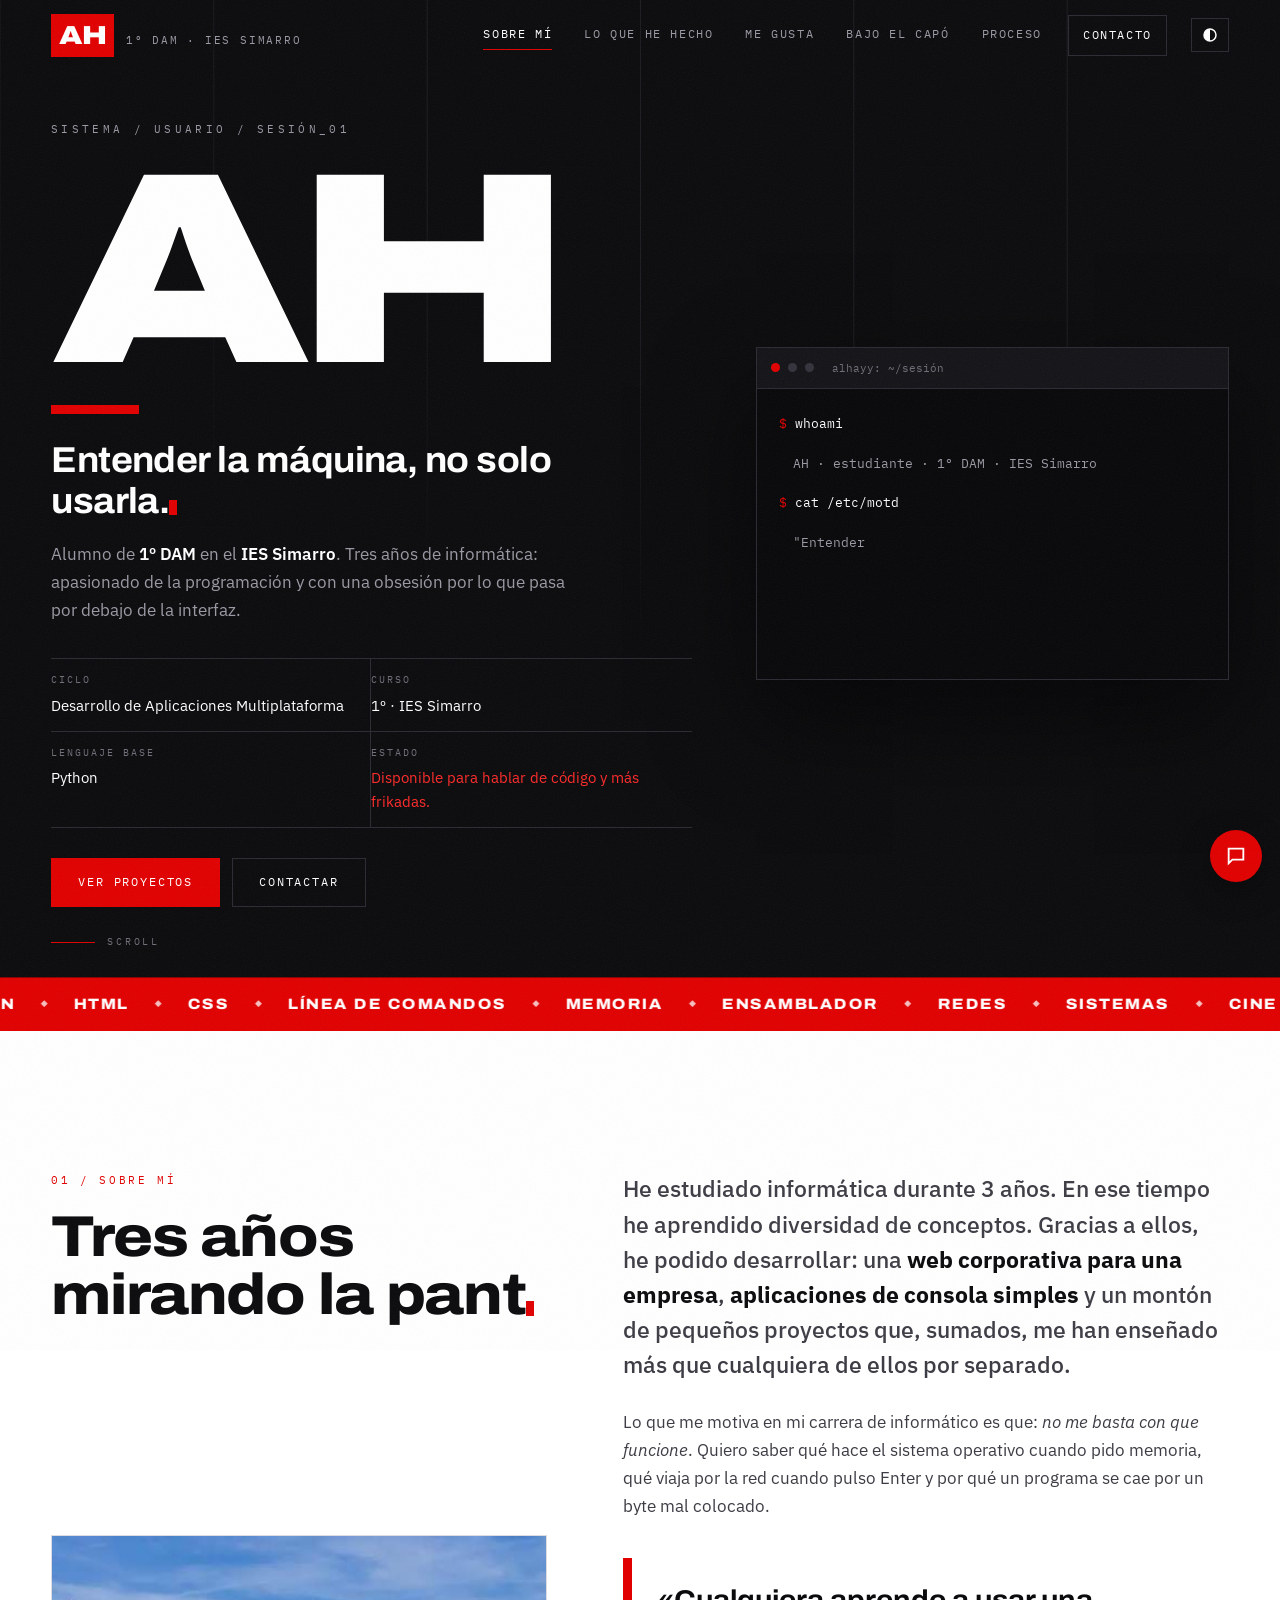
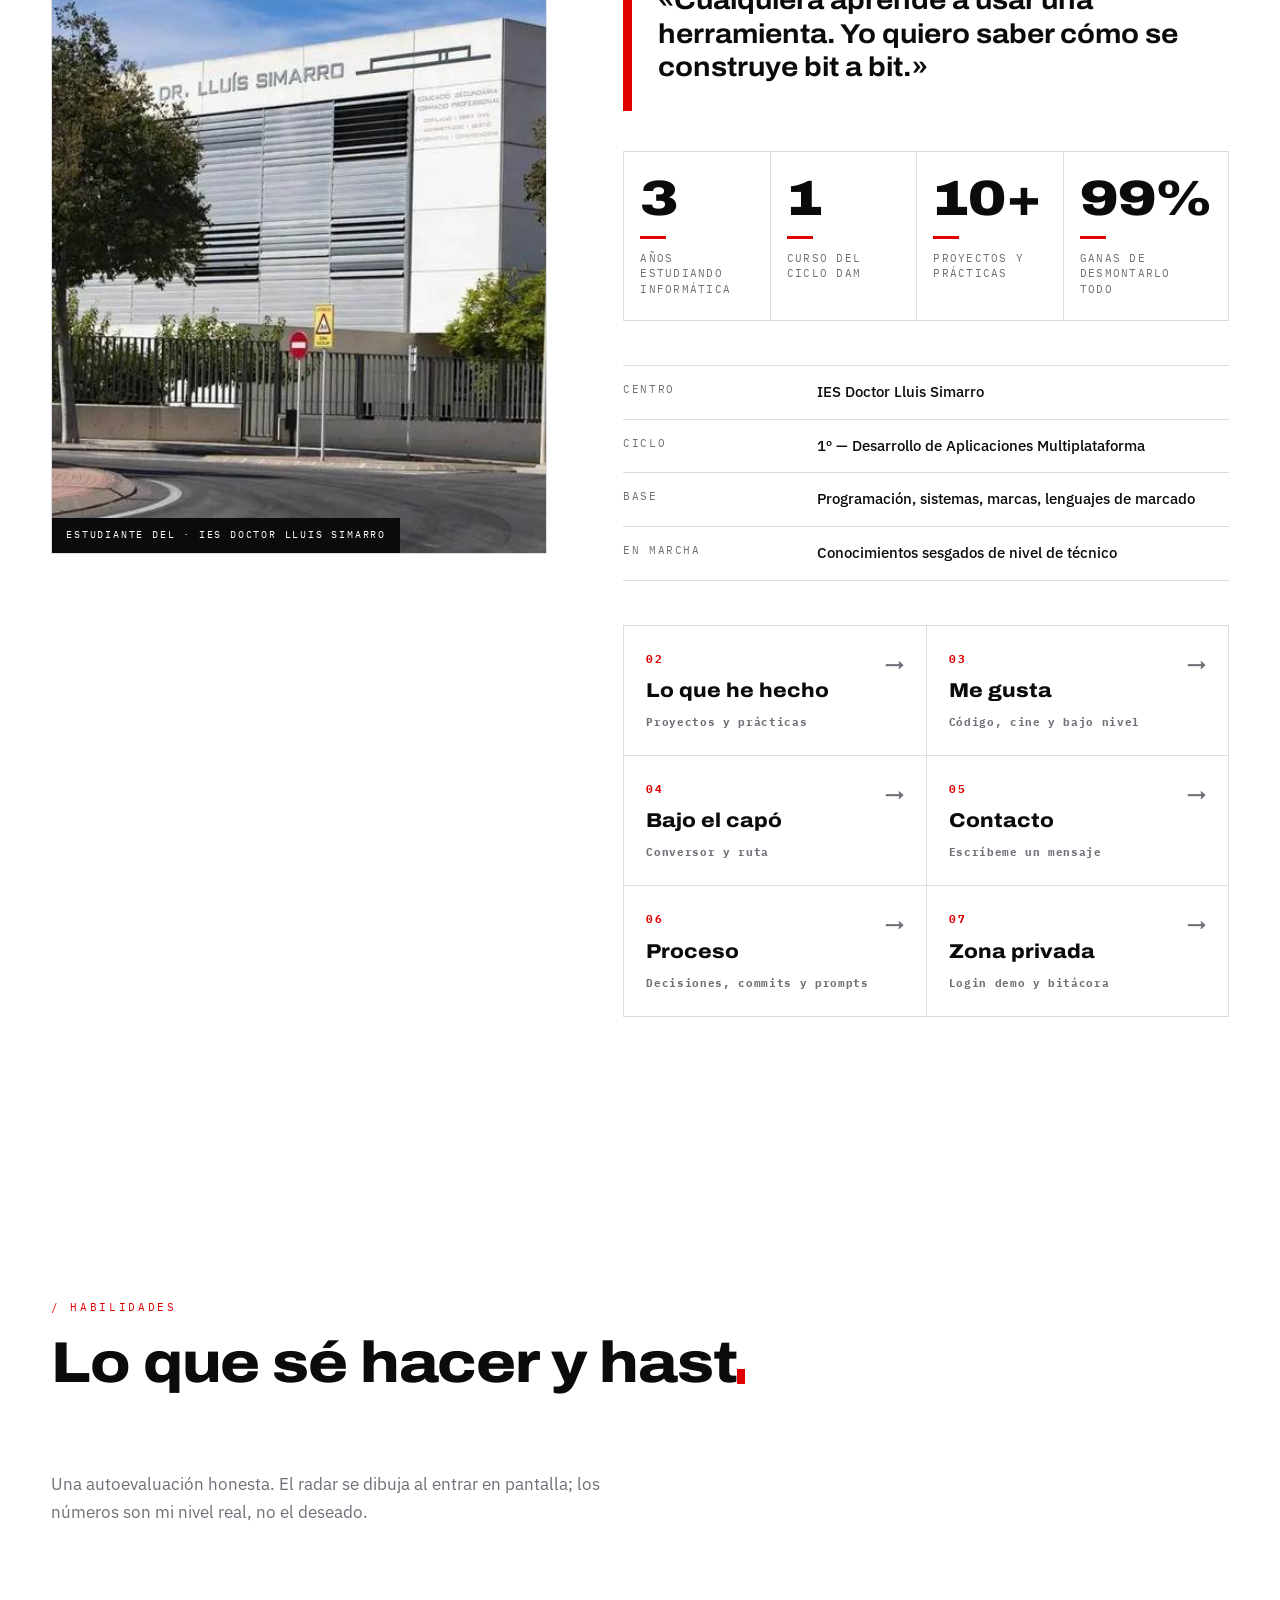
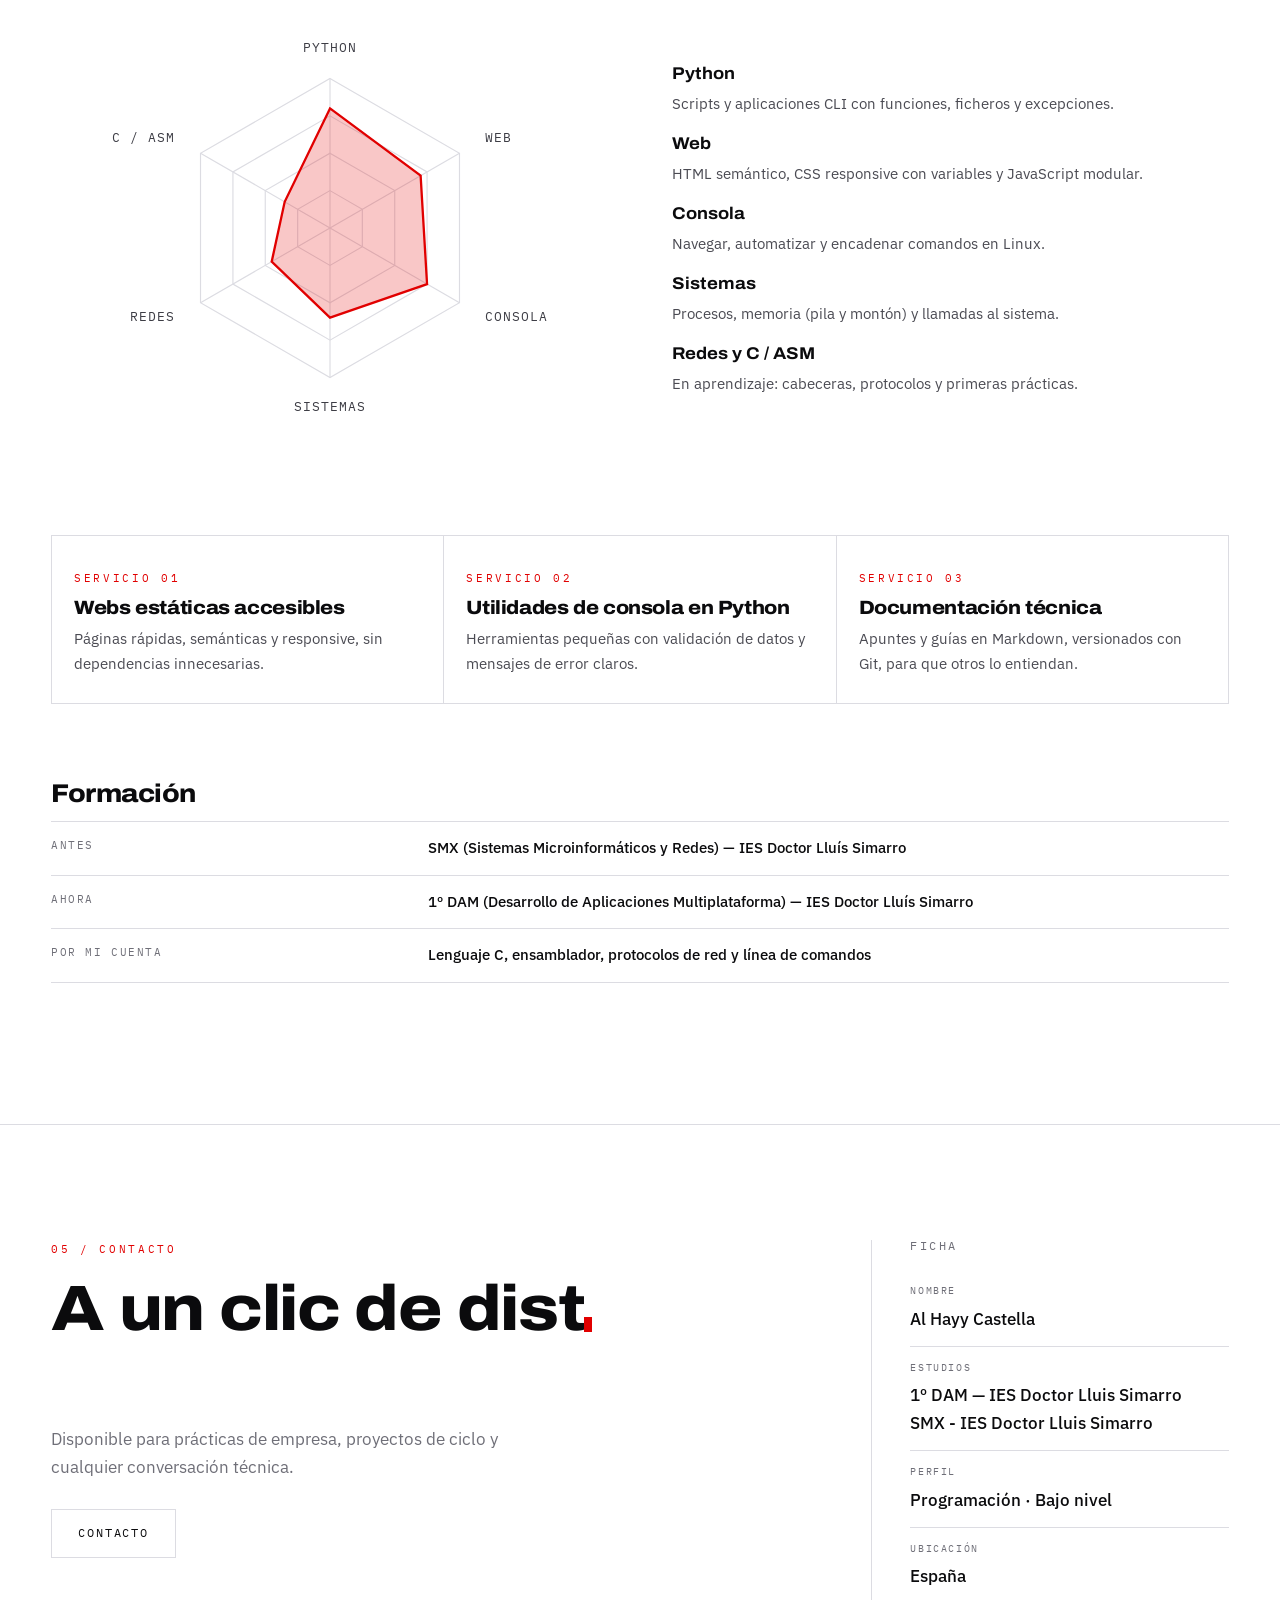
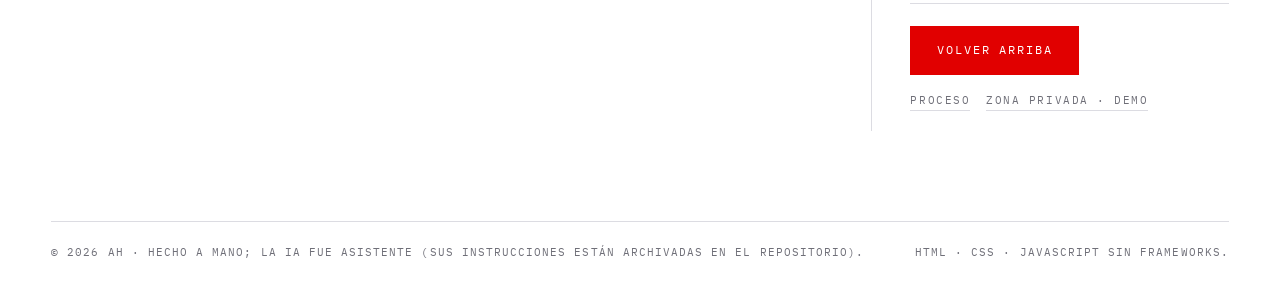
<file: index.html>
<!DOCTYPE html>
<html lang="es">
<head>
  <!-- Metadatos básicos de la página MIU-->
  <meta charset="UTF-8">
  <meta name="viewport" content="width=device-width, initial-scale=1.0">
  <title>AH — Entender la máquina, no solo usarla</title>
  <meta name="description" content="Marca personal de AH, alumno de 1º DAM en el IES Simarro. Programación, proyectos, Python e informática a bajo nivel.">
  <meta property="og:title" content="AH — Entender la máquina, no solo usarla">
  <meta property="og:description" content="1º DAM · IES Simarro. Proyectos, Python y bajo nivel.">
  <meta property="og:type" content="website">

  <!-- Tipografías: display (Archivo) + texto (IBM Plex Sans) + monoespaciada (IBM Plex Mono) -->
  <link rel="preconnect" href="https://fonts.googleapis.com">
  <link rel="preconnect" href="https://fonts.gstatic.com" crossorigin>
  <link rel="preload" as="style" href="https://fonts.googleapis.com/css2?family=Archivo:wdth,wght@62..125,400..900&family=IBM+Plex+Mono:wght@400;500&family=IBM+Plex+Sans:wght@400;500;600&display=swap" onload="this.onload=null;this.rel='stylesheet'">
  <noscript><link rel="stylesheet" href="https://fonts.googleapis.com/css2?family=Archivo:wdth,wght@62..125,400..900&family=IBM+Plex+Mono:wght@400;500&family=IBM+Plex+Sans:wght@400;500;600&display=swap"></noscript>

  <link rel="stylesheet" href="style.css">
  <link rel="stylesheet" href="extras.css">
  <link rel="icon" type="image/svg+xml" href="assets/favicon.svg">
  <meta name="theme-color" content="#0b0b0d">
  <meta name="color-scheme" content="dark light">
  <!-- Aplica el tema guardado ANTES de pintar la página (evita el parpadeo oscuro→claro) -->
  <script>(function(){try{var t=localStorage.getItem('ah-theme');if(t)document.documentElement.setAttribute('data-theme',t)}catch(e){}})();</script>
  <script type="application/ld+json">{"@context":"https://schema.org","@type":"Person","name":"AH","jobTitle":"Estudiante de DAM","alumniOf":"IES Doctor Lluís Simarro","sameAs":["https://github.com/01000001-1001000"]}</script>
</head>
<body>
  <a class="skip-link" href="#main">Saltar al contenido</a>

  <!-- Capa de grano/ruído sobre toda la web -->
  <div class="grain" aria-hidden="true"></div>

  <!-- Indicador de progreso de lectura (barra superior) -->
  <div class="progress" aria-hidden="true"><span id="progressBar"></span></div>

  <!-- ================= CABECERA FIJA: nombre + navegación ================= -->
  <header class="site-header" id="siteHeader">
    <a class="brand" href="index.html">
      <span class="brand-mark">AH</span>
      <span class="brand-sub">1º DAM · IES&nbsp;Simarro</span>
    </a>

    <!-- Navegación principal -->
    <nav class="main-nav" id="mainNav" aria-label="Navegación principal">
      <ul>
        <li><a href="index.html" class="nav-link">Sobre mí</a></li>
        <li><a href="trabajo.html" class="nav-link">Lo que he hecho</a></li>
        <li><a href="gustos.html" class="nav-link">Me gusta</a></li>
        <li><a href="bajo-capo.html" class="nav-link">Bajo el capó</a></li>
        <li><a href="proceso.html" class="nav-link">Proceso</a></li>
        <li><a href="contacto.html" class="nav-link nav-link--cta">Contacto</a></li>
      </ul>
    </nav>

    <!-- Botón de menú en móvil -->
    <button class="theme-toggle" id="themeToggle" type="button" aria-pressed="false" aria-label="Cambiar a tema claro"><svg viewBox="0 0 24 24" aria-hidden="true"><circle cx="12" cy="12" r="8" fill="none" stroke="currentColor" stroke-width="2"/><path d="M12 4a8 8 0 0 0 0 16z" fill="currentColor"/></svg></button>
    <button class="nav-toggle" id="navToggle" aria-expanded="false" aria-controls="mainNav" aria-label="Abrir menú">
      <span></span><span></span>
    </button>
  </header>

  <main id="main" tabindex="-1">

    <!-- ================= HERO: nombre + frase + terminal de arranque MIAU.================= -->
    <section class="hero" id="inicio">

      <!-- Rejilla decorativa de fondo -->
      <div class="hero-grid" aria-hidden="true"></div>

      <div class="hero-inner">
        <!-- Columna izquierda: identidad -->
        <div class="hero-id">
          <!-- Saludo personalizado: js/personalize.js lo rellena si la URL lleva ?nombre= o ?enfoque= -->
          <p class="greeting" id="greeting" hidden></p>
          <p class="eyebrow" data-scramble>SISTEMA / USUARIO / SESIÓN_01</p>

          <!-- Nombre principal -->
          <h1 class="hero-name" data-lines>AH</h1>

          <!-- Frase de marca -->
          <p class="hero-phrase" data-lines>Entender la máquina, no solo usarla.</p>

          <p class="hero-desc">
            Alumno de <strong>1º DAM</strong> en el <strong>IES Simarro</strong>. Tres años de informática:
            apasionado de la programación y con una obsesión por lo que pasa por debajo de la interfaz.
          </p>

          <!-- Fila de especificaciones (tipo ficha técnica) -->
          <dl class="specs">
            <div><dt>Ciclo</dt><dd>Desarrollo de Aplicaciones Multiplataforma</dd></div>
            <div><dt>Curso</dt><dd>1º · IES Simarro</dd></div>
            <div><dt>Lenguaje base</dt><dd>Python</dd></div>
            <div><dt>Estado</dt><dd class="ok">Disponible para hablar de código y más frikadas.</dd></div>
          </dl>

          <div class="hero-actions">
            <a class="btn btn--solid" id="heroCta" href="trabajo.html">Ver proyectos</a>
            <a class="btn btn--ghost" href="contacto.html">Contactar</a>
          </div>
        </div>

        <!-- Columna derecha: consola de arranque -->
        <aside class="console" aria-label="Consola de arranque">
          <div class="console-bar">
            <span class="dot"></span><span class="dot"></span><span class="dot"></span>
            <span class="console-title">alhayy: ~/sesión</span>
          </div>
          <div class="console-body" id="console" role="log" aria-live="polite"></div>
        </aside>
      </div>

      <!-- Aviso de scroll -->
      <div class="scroll-hint" aria-hidden="true"><span></span> scroll</div>
    </section>

    <!-- ================= CINTA DESLIZANTE DE CONCEPTOS ================= -->
    <div class="ticker" aria-hidden="true">
      <div class="ticker-track">
        <span>Python</span><i>◆</i><span>HTML</span><i>◆</i><span>CSS</span><i>◆</i><span>Línea de comandos</span><i>◆</i><span>Memoria</span><i>◆</i><span>Ensamblador</span><i>◆</i><span>Redes</span><i>◆</i><span>Sistemas</span><i>◆</i><span>Cine</span><i>◆</i>
        <span>Python</span><i>◆</i><span>HTML</span><i>◆</i><span>CSS</span><i>◆</i><span>Línea de comandos</span><i>◆</i><span>Memoria</span><i>◆</i><span>Ensamblador</span><i>◆</i><span>Redes</span><i>◆</i><span>Sistemas</span><i>◆</i><span>Cine</span><i>◆</i>
      </div>
    </div>

    <!-- ================= SECCIÓN: SOBRE MÍ ================= -->
    <section class="section section--paper about" id="sobre-mi">
      <div class="wrap about-grid">

        <!-- Columna pegajosa (sticky): título + retrato -->
        <div class="about-sticky">
          <p class="section-num">01 / Sobre mí</p>
          <h2 class="section-title" data-lines>Tres años mirando la pantalla… y lo que había detrás.</h2>

          <figure class="portrait kb">
            <img src="assets/img/escritorio.svg" width="400" height="500" alt="Ilustración de un escritorio con terminal y editor de código" fetchpriority="low">
            <figcaption>Estudiante del · IES Doctor Lluis Simarro</figcaption>
          </figure>
        </div>

        <!-- Columna de contenido -->
        <div class="about-body">
          <p class="lead" data-reveal>
            He estudiado informática durante 3 años. En ese tiempo he aprendido diversidad de conceptos. Gracias a ellos,
            he podido desarrollar: una <strong>web corporativa para una empresa</strong>, <strong>aplicaciones de consola simples</strong>
            y un montón de pequeños proyectos que, sumados, me han enseñado más que cualquiera de ellos por separado.
          </p>

          <p data-reveal>
            Lo que me motiva en mi carrera de informático es que: <em>no me basta con que funcione</em>.
            Quiero saber qué hace el sistema operativo cuando pido memoria, qué viaja por la red cuando pulso
            Enter y por qué un programa se cae por un byte mal colocado.
          </p>

          <!-- Cita destacada -->
          <blockquote class="pull" data-reveal>
            «Cualquiera aprende a usar una herramienta. Yo quiero saber cómo se construye bit a bit.»
          </blockquote>

          <!-- Contadores animados -->
          <div class="stats">
            <div class="stat" data-reveal><span class="stat-num" data-count="3">0</span><span class="stat-lbl">Años estudiando informática</span></div>
            <div class="stat" data-reveal><span class="stat-num" data-count="1">0</span><span class="stat-lbl">Curso del ciclo DAM</span></div>
            <div class="stat" data-reveal><span class="stat-num" data-count="10" data-suffix="+">0</span><span class="stat-lbl">Proyectos y prácticas</span></div>
            <div class="stat" data-reveal><span class="stat-num" data-count="100" data-suffix="%">0</span><span class="stat-lbl">Ganas de desmontarlo todo</span></div>
          </div>

          <!-- Ficha del centro -->
          <table class="facts">
            <caption class="sr-only">Ficha académica</caption>
            <tr><th scope="row">Centro</th><td>IES Doctor Lluis Simarro</td></tr>
            <tr><th scope="row">Ciclo</th><td>1º — Desarrollo de Aplicaciones Multiplataforma</td></tr>
            <tr><th scope="row">Base</th><td>Programación, sistemas, marcas, lenguajes de marcado</td></tr>
            <tr><th scope="row">En marcha</th><td>Conocimientos sesgados de nivel de técnico</td></tr>
          </table>

          <!-- Atajos a las páginas interiores -->
          <nav class="page-links" aria-label="Secciones del sitio">
            <a href="trabajo.html"><span>02</span>Lo que he hecho<em>Proyectos y prácticas</em></a>
            <a href="gustos.html"><span>03</span>Me gusta<em>Código, cine y bajo nivel</em></a>
            <a href="bajo-capo.html"><span>04</span>Bajo el capó<em>Conversor y ruta</em></a>
            <a href="contacto.html"><span>05</span>Contacto<em>Escríbeme un mensaje</em></a>
            <a href="proceso.html"><span>06</span>Proceso<em>Decisiones, commits y prompts</em></a>
            <a href="zona.html"><span>07</span>Zona privada<em>Login demo y bitácora</em></a>
          </nav>
        </div>
      </div>
    </section>

    <!-- ================= SECCIÓN: HABILIDADES (radar SVG animado) + SERVICIOS + FORMACIÓN ================= -->
    <section class="section section--paper" id="habilidades">
      <div class="wrap">
        <header class="section-head">
          <p class="section-num">/ Habilidades</p>
          <h2 class="section-title" data-lines>Lo que sé hacer y hasta dónde llego.</h2>
          <p class="section-lead">Una autoevaluación honesta. El radar se dibuja al entrar en pantalla; los números son mi nivel real, no el deseado.</p>
        </header>

        <div class="skills-grid">
          <!-- SVG propio generado con trigonometría: 6 ejes a 60° -->
          <svg class="radar" data-reveal viewBox="0 0 400 400" role="img" aria-labelledby="radT radD"><title id="radT">Radar de habilidades</title><desc id="radD">Autoevaluación de 0 a 100: Python 80, Web 70, Consola 75, Sistemas 60, Redes 45, C y ensamblador 35.</desc><polygon class="ring" points="200.0,167.5 228.1,183.8 228.1,216.2 200.0,232.5 171.9,216.2 171.9,183.8"/><polygon class="ring" points="200.0,135.0 256.3,167.5 256.3,232.5 200.0,265.0 143.7,232.5 143.7,167.5"/><polygon class="ring" points="200.0,102.5 284.4,151.2 284.4,248.8 200.0,297.5 115.6,248.8 115.6,151.2"/><polygon class="ring" points="200.0,70.0 312.6,135.0 312.6,265.0 200.0,330.0 87.4,265.0 87.4,135.0"/><line class="axis" x1="200" y1="200" x2="200.0" y2="70.0"/><line class="axis" x1="200" y1="200" x2="312.6" y2="135.0"/><line class="axis" x1="200" y1="200" x2="312.6" y2="265.0"/><line class="axis" x1="200" y1="200" x2="200.0" y2="330.0"/><line class="axis" x1="200" y1="200" x2="87.4" y2="265.0"/><line class="axis" x1="200" y1="200" x2="87.4" y2="135.0"/><polygon class="poly" points="200.0,96.0 278.8,154.5 284.4,248.8 200.0,278.0 149.3,229.3 160.6,177.2"/><text x="200.0" y="44.0" text-anchor="middle" dominant-baseline="middle">PYTHON</text><text x="335.1" y="122.0" text-anchor="start" dominant-baseline="middle">WEB</text><text x="335.1" y="278.0" text-anchor="start" dominant-baseline="middle">CONSOLA</text><text x="200.0" y="356.0" text-anchor="middle" dominant-baseline="middle">SISTEMAS</text><text x="64.9" y="278.0" text-anchor="end" dominant-baseline="middle">REDES</text><text x="64.9" y="122.0" text-anchor="end" dominant-baseline="middle">C / ASM</text></svg>
          <ul class="skill-list">
            <li><b>Python</b><span>Scripts y aplicaciones CLI con funciones, ficheros y excepciones.</span></li>
            <li><b>Web</b><span>HTML semántico, CSS responsive con variables y JavaScript modular.</span></li>
            <li><b>Consola</b><span>Navegar, automatizar y encadenar comandos en Linux.</span></li>
            <li><b>Sistemas</b><span>Procesos, memoria (pila y montón) y llamadas al sistema.</span></li>
            <li><b>Redes y C / ASM</b><span>En aprendizaje: cabeceras, protocolos y primeras prácticas.</span></li>
          </ul>
        </div>

        <div class="services">
          <article data-reveal><span class="section-num">Servicio 01</span><h3>Webs estáticas accesibles</h3><p>Páginas rápidas, semánticas y responsive, sin dependencias innecesarias.</p></article>
          <article data-reveal><span class="section-num">Servicio 02</span><h3>Utilidades de consola en Python</h3><p>Herramientas pequeñas con validación de datos y mensajes de error claros.</p></article>
          <article data-reveal><span class="section-num">Servicio 03</span><h3>Documentación técnica</h3><p>Apuntes y guías en Markdown, versionados con Git, para que otros lo entiendan.</p></article>
        </div>

        <h3 class="list-title" style="margin:clamp(44px,6vw,80px) 0 14px">Formación</h3>
        <table class="facts">
          <caption class="sr-only">Formación académica</caption>
          <tr><th scope="row">Antes</th><td>SMX (Sistemas Microinformáticos y Redes) — IES Doctor Lluís Simarro</td></tr>
          <tr><th scope="row">Ahora</th><td>1º DAM (Desarrollo de Aplicaciones Multiplataforma) — IES Doctor Lluís Simarro</td></tr>
          <tr><th scope="row">Por mi cuenta</th><td>Lenguaje C, ensamblador, protocolos de red y línea de comandos</td></tr>
        </table>
      </div>
    </section>

  </main>

  <!-- ================= PIE DE PÁGINA: contacto ================= -->
  <footer class="footer" id="contacto">
    <div class="wrap footer-grid">

      <!-- Llamada principal -->
      <div class="footer-cta">
        <p class="section-num">05 / Contacto</p>
        <h2 class="footer-title" data-lines>A un clic de distancia de conversar...</h2>
        <p class="footer-lead">Disponible para prácticas de empresa, proyectos de ciclo y cualquier conversación técnica.</p>

        <!-- Correo con botón de copiar -->
        <div class="mail-row">
          <!--<a class="mail" id="mailLink" href="mailto:alhcasgar@alu.edu.gva.es">alhcasgar@alu.edu.gva.es</a>-->
          <a class="btn btn--copy" href="contacto.html">Contacto</a>
        </div>
        <p class="copy-feedback" id="copyFeedback" role="status"></p>

        <!-- Enlaces de contacto -->
        <!--<ul class="social">
          <li><a href="contacto.html">Formulario</a></li>
          <li><a href="https://github.com/01000001-1001000/" rel="noopener">GitHub</a></li>-->
          <!--<li><a href="#" rel="noopener">LinkedIn</a></li>-->
        <!--</ul>-->
      </div>

      <!-- Ficha lateral -->
      <aside class="footer-meta">
        <h3>Ficha</h3>
        <dl>
          <div><dt>Nombre</dt><dd>Al Hayy Castella</dd></div>
          <div><dt>Estudios</dt><dd>1º DAM — IES Doctor Lluis Simarro <br>SMX - IES Doctor Lluis Simarro</dd></div>
          <div><dt>Perfil</dt><dd>Programación · Bajo nivel</dd></div>
          <div><dt>Ubicación</dt><dd>España</dd></div>
        </dl>
        <a class="btn btn--solid" href="#inicio">Volver arriba</a>
        <p><a class="footer-link" href="proceso.html">Proceso</a><a class="footer-link" href="zona.html">Zona privada · demo</a></p>
      </aside>
    </div>

    <!-- Barra legal -->
    <div class="wrap footer-bar">
      <p>© <span id="year">2026</span> AH · Hecho a mano; la IA fue asistente (sus instrucciones están archivadas en el repositorio).</p>
      <p class="footer-tiny">HTML · CSS · JavaScript sin frameworks.</p>
    </div>
  </footer>

  <script src="script.js" defer></script>
  <script type="module" src="js/main.js"></script>
</body>
</html>
</file>
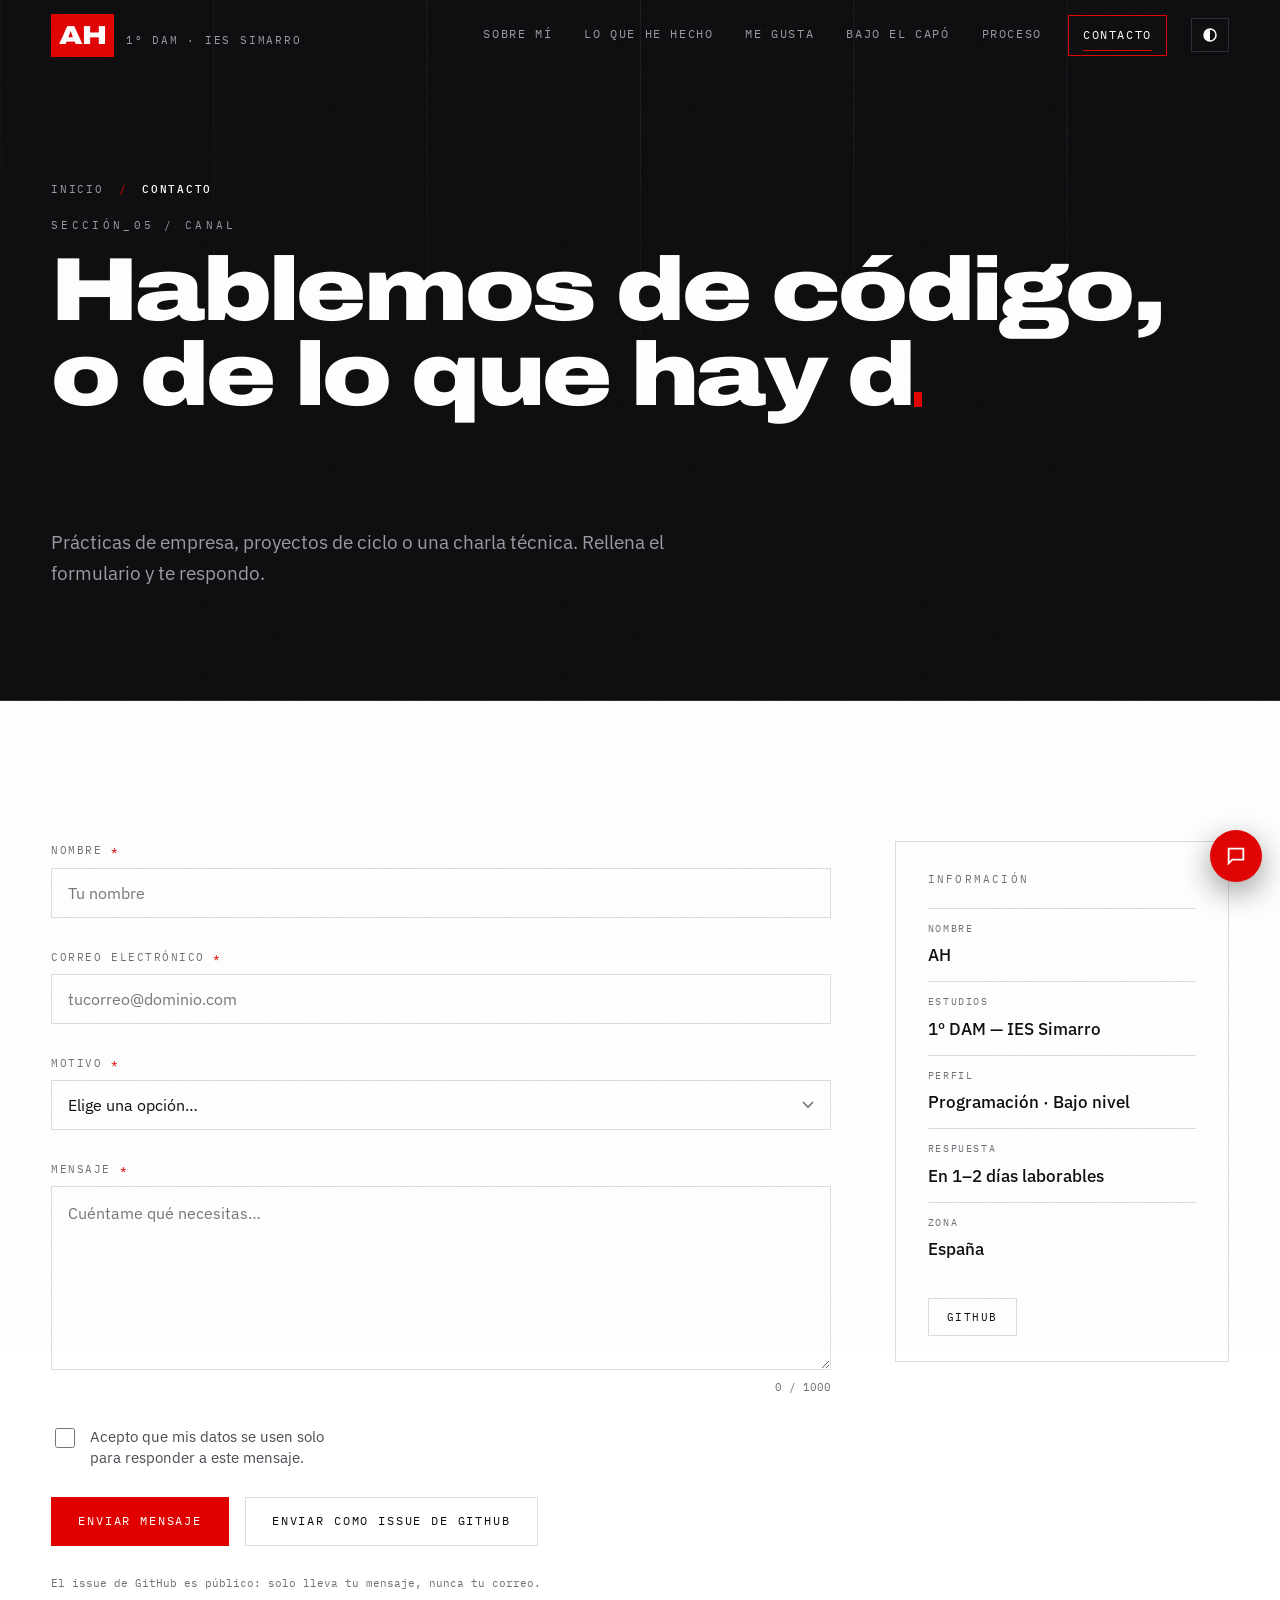
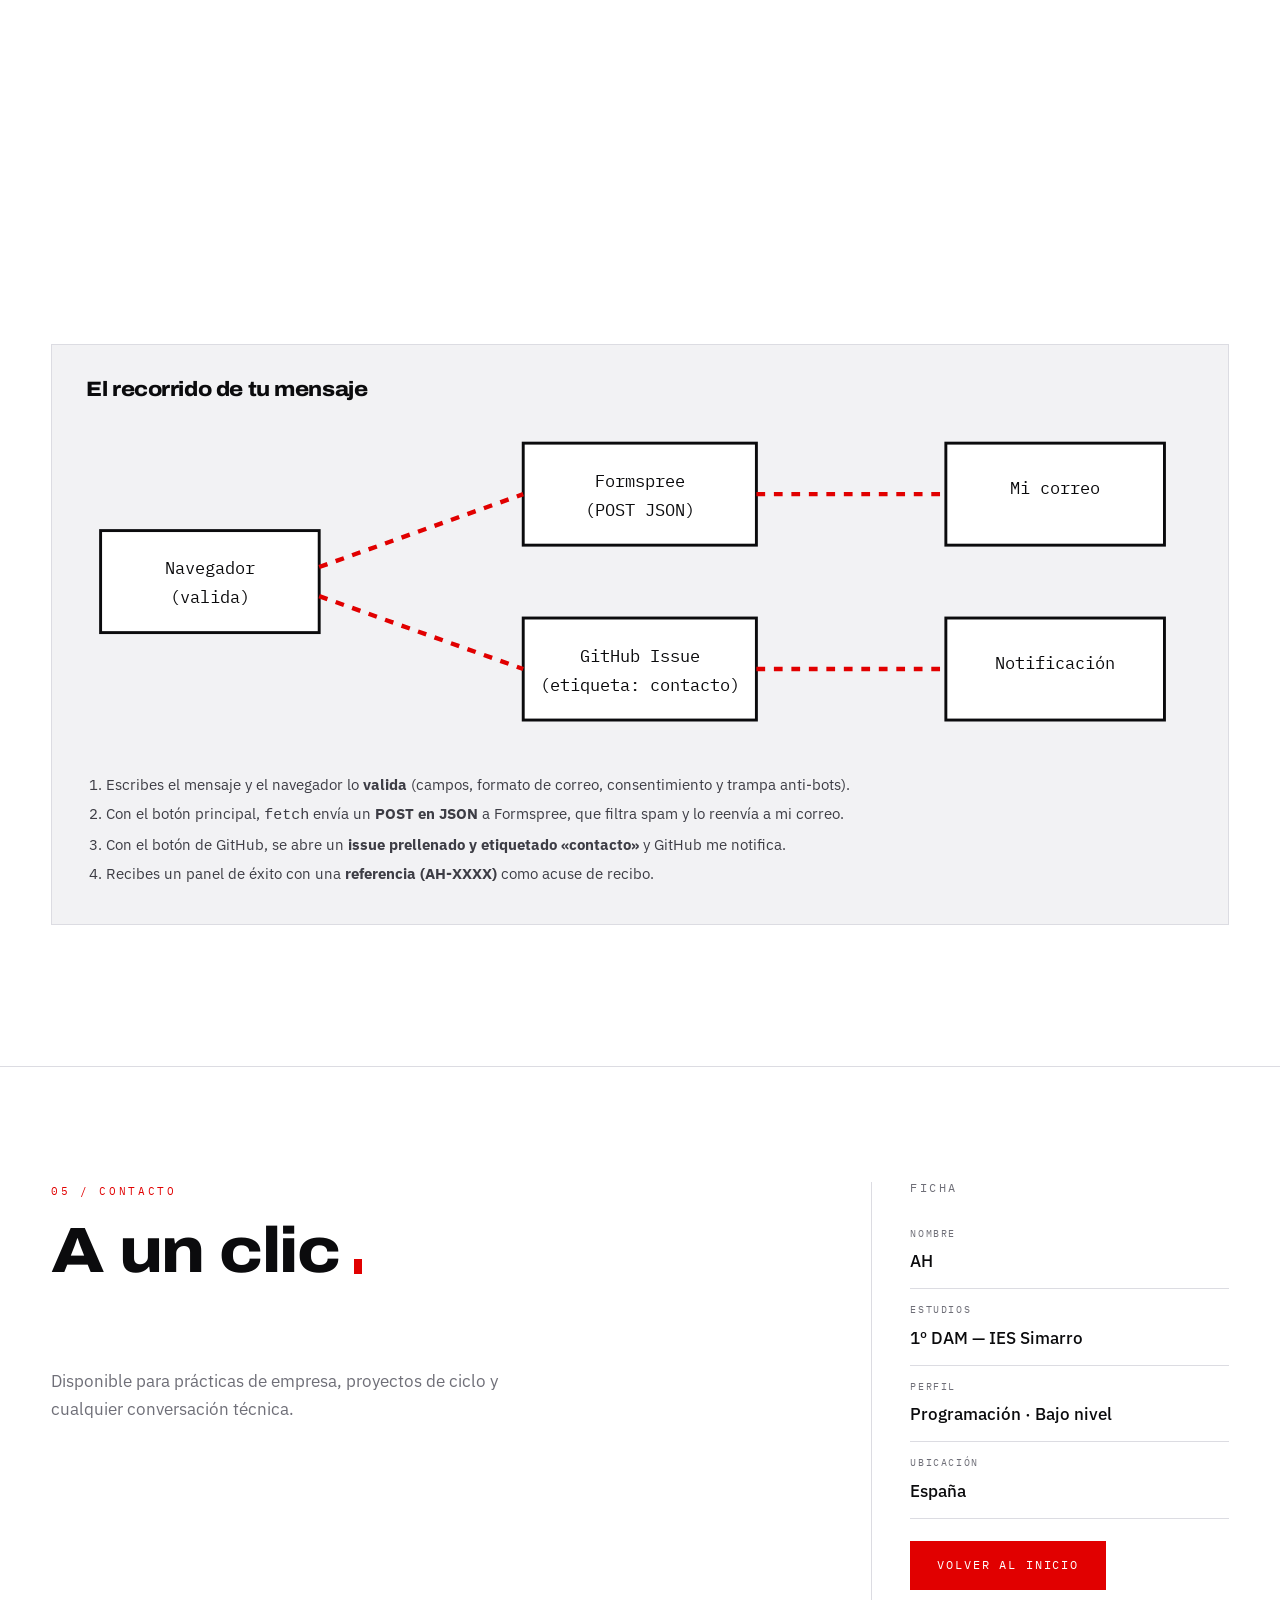
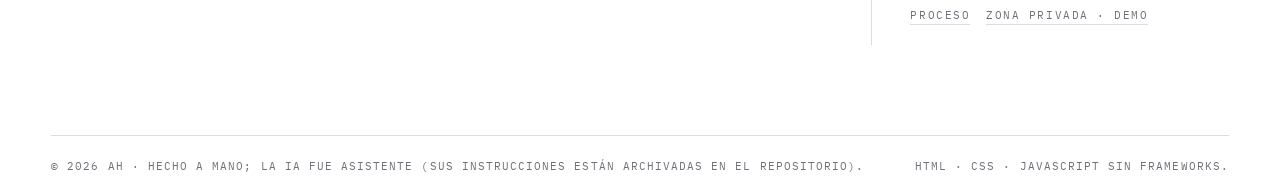
<file: contacto.html>
<!DOCTYPE html>
<html lang="es">
<head>
  <meta charset="UTF-8">
  <meta name="viewport" content="width=device-width, initial-scale=1.0">
  <title>Contacto — AH</title>
  <meta property="og:title" content="Contacto — AH">
  <meta property="og:description" content="Escríbeme: prácticas de empresa, proyectos de ciclo o conversación técnica. Formulario y correo.">
  <meta property="og:type" content="website">
  <meta name="description" content="Escríbeme: prácticas de empresa, proyectos de ciclo o conversación técnica. Formulario y correo.">
  <link rel="preconnect" href="https://fonts.googleapis.com">
  <link rel="preconnect" href="https://fonts.gstatic.com" crossorigin>
  <link rel="preload" as="style" href="https://fonts.googleapis.com/css2?family=Archivo:wdth,wght@62..125,400..900&family=IBM+Plex+Mono:wght@400;500&family=IBM+Plex+Sans:wght@400;500;600&display=swap" onload="this.onload=null;this.rel='stylesheet'">
  <noscript><link rel="stylesheet" href="https://fonts.googleapis.com/css2?family=Archivo:wdth,wght@62..125,400..900&family=IBM+Plex+Mono:wght@400;500&family=IBM+Plex+Sans:wght@400;500;600&display=swap"></noscript>
  <link rel="stylesheet" href="style.css">
  <link rel="stylesheet" href="extras.css">
  <link rel="icon" type="image/svg+xml" href="assets/favicon.svg">
  <meta name="theme-color" content="#0b0b0d">
  <meta name="color-scheme" content="dark light">
  <!-- Aplica el tema guardado ANTES de pintar la página (evita el parpadeo oscuro→claro) -->
  <script>(function(){try{var t=localStorage.getItem('ah-theme');if(t)document.documentElement.setAttribute('data-theme',t)}catch(e){}})();</script>
</head>
<body>
  <a class="skip-link" href="#main">Saltar al contenido</a>

  <div class="grain" aria-hidden="true"></div>
  <div class="progress" aria-hidden="true"><span id="progressBar"></span></div>

  <!-- ================= CABECERA ================= -->
  <header class="site-header" id="siteHeader">
    <a class="brand" href="index.html">
      <span class="brand-mark">AH</span>
      <span class="brand-sub">1º DAM · IES&nbsp;Simarro</span>
    </a>
    <nav class="main-nav" id="mainNav" aria-label="Navegación principal">
      <ul>
        <li><a href="index.html" class="nav-link">Sobre mí</a></li>
        <li><a href="trabajo.html" class="nav-link">Lo que he hecho</a></li>
        <li><a href="gustos.html" class="nav-link">Me gusta</a></li>
        <li><a href="bajo-capo.html" class="nav-link">Bajo el capó</a></li>
        <li><a href="proceso.html" class="nav-link">Proceso</a></li>
        <li><a href="contacto.html" class="nav-link nav-link--cta">Contacto</a></li>
      </ul>
    </nav>
    <button class="theme-toggle" id="themeToggle" type="button" aria-pressed="false" aria-label="Cambiar a tema claro"><svg viewBox="0 0 24 24" aria-hidden="true"><circle cx="12" cy="12" r="8" fill="none" stroke="currentColor" stroke-width="2"/><path d="M12 4a8 8 0 0 0 0 16z" fill="currentColor"/></svg></button>
    <button class="nav-toggle" id="navToggle" aria-expanded="false" aria-controls="mainNav" aria-label="Abrir menú">
      <span></span><span></span>
    </button>
  </header>

  <main id="main" tabindex="-1">

    <!-- ================= CABECERA DE PÁGINA ================= -->
    <section class="page-hero">
      <div class="page-hero-grid" aria-hidden="true"></div>
      <div class="wrap">
        <p class="breadcrumb"><a href="index.html">Inicio</a> <span>/</span> <b>Contacto</b></p>
        <p class="eyebrow" data-scramble>SECCIÓN_05 / CANAL</p>
        <h1 class="page-title" data-lines>Hablemos de código, o de lo que hay debajo.</h1>
        <p class="page-intro">Prácticas de empresa, proyectos de ciclo o una charla técnica. Rellena el formulario y te respondo.</p>
      </div>
    </section>

    <!-- ================= FORMULARIO ================= -->
    <section class="section section--paper contact" id="form">
      <div class="wrap contact-grid">

        <!-- Columna izquierda: formulario -->
        <div class="contact-form-wrap">

          <!-- Panel de éxito (oculto hasta enviar) -->
          <div class="form-success" id="formSuccess" hidden>
            <p class="success-ico" aria-hidden="true">✓</p>
            <h2>Mensaje preparado.</h2>
            <p id="successMsg">Se ha abierto tu cliente de correo con el mensaje redactado. Si no se abrió, usa el botón de abajo para copiarlo.</p>
            <div class="success-actions">
              <button type="button" class="btn btn--ghost" id="copyMessage">Copiar mensaje</button>
              <button type="button" class="btn btn--solid" id="resetForm">Enviar otro</button>
            </div>
          </div>

          <!-- Formulario. data-mail = destinatario para el envío por correo. -->
          <form class="form" id="contactForm" action="https://formspree.io/f/mljdajaj" method="post">

            <div class="field">
              <label for="fName">Nombre <span class="req" aria-hidden="true">*</span></label>
              <input type="text" id="fName" name="nombre" autocomplete="name" required minlength="2"
                     placeholder="Tu nombre" aria-describedby="errName">
              <p class="err" id="errName" role="alert"></p>
            </div>

            <div class="field">
              <label for="fEmail">Correo electrónico <span class="req" aria-hidden="true">*</span></label>
              <input type="email" id="fEmail" name="email" autocomplete="email" required
                     placeholder="tucorreo@dominio.com" aria-describedby="errEmail">
              <p class="err" id="errEmail" role="alert"></p>
            </div>

            <div class="field">
              <label for="fSubject">Motivo <span class="req" aria-hidden="true">*</span></label>
              <select id="fSubject" name="motivo" required aria-describedby="errSubject">
                <option value="" disabled selected>Elige una opción…</option>
                <option value="FCT / Prácticas">FCT / Prácticas de empresa</option>
                <option value="Proyecto de ciclo">Proyecto de ciclo</option>
                <option value="Colaboración">Colaboración técnica</option>
                <option value="Charla de código">Charla de código</option>
                <option value="Otro">Otro</option>
              </select>
              <p class="err" id="errSubject" role="alert"></p>
            </div>

            <div class="field">
              <label for="fMessage">Mensaje <span class="req" aria-hidden="true">*</span></label>
              <textarea id="fMessage" name="mensaje" rows="6" required minlength="15" maxlength="1000"
                        placeholder="Cuéntame qué necesitas…" aria-describedby="errMessage charCount"></textarea>
              <p class="counter"><span id="charCount">0</span> / 1000</p>
              <p class="err" id="errMessage" role="alert"></p>
            </div>

            <!-- Campo trampa anti-spam (los bots lo rellenan; los humanos no lo ven) -->
            <div class="hp" aria-hidden="true">
              <label for="fSite">No rellenar</label>
              <input type="text" id="fSite" name="website" tabindex="-1" autocomplete="off">
            </div>

            <div class="field field--check">
              <input type="checkbox" id="fConsent" name="consent" required aria-describedby="errConsent">
              <label for="fConsent">Acepto que mis datos se usen solo para responder a este mensaje.</label>
              <p class="err" id="errConsent" role="alert"></p>
            </div>

            <div class="form-actions">
              <button type="submit" class="btn btn--solid" id="submitBtn">Enviar mensaje</button>
              <button type="button" class="btn btn--ghost" id="issueBtn">Enviar como issue de GitHub</button>
              <p class="form-status" id="formStatus" role="status" aria-live="polite"></p>
            </div>
            <p class="hint">El issue de GitHub es público: solo lleva tu mensaje, nunca tu correo.</p>
          </form>
        </div>

        <!-- Columna derecha: datos -->
        <aside class="contact-info">
          <h3>Información</h3>
          <!--<div class="mail-row">
            <a class="mail" id="mailLink" href="mailto:alhcasgar@alu.edu.gva.es">alhcasgar@alu.edu.gva.es</a>
            <button class="btn btn--copy" id="copyMail" type="button" data-mail="alhcasgar@alu.edu.gva.es">Copiar</button>
          </div>
          <p class="copy-feedback" id="copyFeedback" role="status"></p>-->

          <dl class="info-list">
            <div><dt>Nombre</dt><dd>AH</dd></div>
            <div><dt>Estudios</dt><dd>1º DAM — IES Simarro</dd></div>
            <div><dt>Perfil</dt><dd>Programación · Bajo nivel</dd></div>
            <div><dt>Respuesta</dt><dd>En 1–2 días laborables</dd></div>
            <div><dt>Zona</dt><dd>España</dd></div>
          </dl>

          <ul class="social">
            <li><a href="https://github.com/01000001-1001000/" rel="noopener">GitHub</a></li>
            <!--<li><a href="#" rel="noopener">LinkedIn</a></li>-->
          </ul>
        </aside>
      </div>
    </section>

    <!-- ================= RECORRIDO DEL DATO (SVG animado + explicación) ================= -->
    <section class="section section--paper" id="recorrido">
      <div class="wrap">
        <div class="route">
          <h3>El recorrido de tu mensaje</h3>
          <svg viewBox="0 0 760 230" role="img" aria-labelledby="rtT rtD">
            <title id="rtT">Diagrama del recorrido de un mensaje</title>
            <desc id="rtD">El navegador valida el formulario y lo envía a Formspree, que lo reenvía al correo; alternativamente abre un issue de GitHub o el cliente de correo.</desc>
            <g fill="#fff" stroke="#0b0b0d" stroke-width="2">
              <rect x="10" y="80" width="150" height="70"/><rect x="300" y="20" width="160" height="70"/>
              <rect x="300" y="140" width="160" height="70"/><rect x="590" y="20" width="150" height="70"/><rect x="590" y="140" width="150" height="70"/>
            </g>
            <g stroke="#e10000" stroke-width="3" fill="none" class="flow"><path d="M160 105 L300 55"/><path d="M160 125 L300 175"/><path d="M460 55 L590 55"/><path d="M460 175 L590 175"/></g>
            <g text-anchor="middle"><text x="85" y="110">Navegador</text><text x="85" y="130">(valida)</text>
              <text x="380" y="50">Formspree</text><text x="380" y="70">(POST JSON)</text>
              <text x="380" y="170">GitHub Issue</text><text x="380" y="190">(etiqueta: contacto)</text>
              <text x="665" y="55">Mi correo</text><text x="665" y="175">Notificación</text></g>
          </svg>
          <ol>
            <li>Escribes el mensaje y el navegador lo <b>valida</b> (campos, formato de correo, consentimiento y trampa anti-bots).</li>
            <li>Con el botón principal, <code>fetch</code> envía un <b>POST en JSON</b> a Formspree, que filtra spam y lo reenvía a mi correo.</li>
            <li>Con el botón de GitHub, se abre un <b>issue prellenado y etiquetado «contacto»</b> y GitHub me notifica.</li>
            <li>Recibes un panel de éxito con una <b>referencia (AH-XXXX)</b> como acuse de recibo.</li>
          </ol>
        </div>
      </div>
    </section>

  </main>

  <!-- ================= PIE ================= -->
  <footer class="footer" id="contacto">
    <div class="wrap footer-grid">
      <div class="footer-cta">
        <p class="section-num">05 / Contacto</p>
        <h2 class="footer-title" data-lines>A un clic de distancia de conversar...</h2>
        <p class="footer-lead">Disponible para prácticas de empresa, proyectos de ciclo y cualquier conversación técnica.</p>
        <!--<ul class="social">
          <li><a href="#form">Formulario</a></li>
          <li><a href="#" rel="noopener">GitHub</a></li>
          <li><a href="#" rel="noopener">LinkedIn</a></li>
        </ul>-->
      </div>
      <aside class="footer-meta">
        <h3>Ficha</h3>
        <dl>
          <div><dt>Nombre</dt><dd>AH</dd></div>
          <div><dt>Estudios</dt><dd>1º DAM — IES Simarro</dd></div>
          <div><dt>Perfil</dt><dd>Programación · Bajo nivel</dd></div>
          <div><dt>Ubicación</dt><dd>España</dd></div>
        </dl>
        <a class="btn btn--solid" href="index.html">Volver al inicio</a>
        <p><a class="footer-link" href="proceso.html">Proceso</a><a class="footer-link" href="zona.html">Zona privada · demo</a></p>
      </aside>
    </div>
    <div class="wrap footer-bar">
      <p>© <span id="year">2026</span> AH · Hecho a mano; la IA fue asistente (sus instrucciones están archivadas en el repositorio).</p>
      <p class="footer-tiny">HTML · CSS · JavaScript sin frameworks.</p>
    </div>
  </footer>

  <script src="script.js" defer></script>
  <script type="module" src="js/main.js"></script>
</body>
</html>
</file>
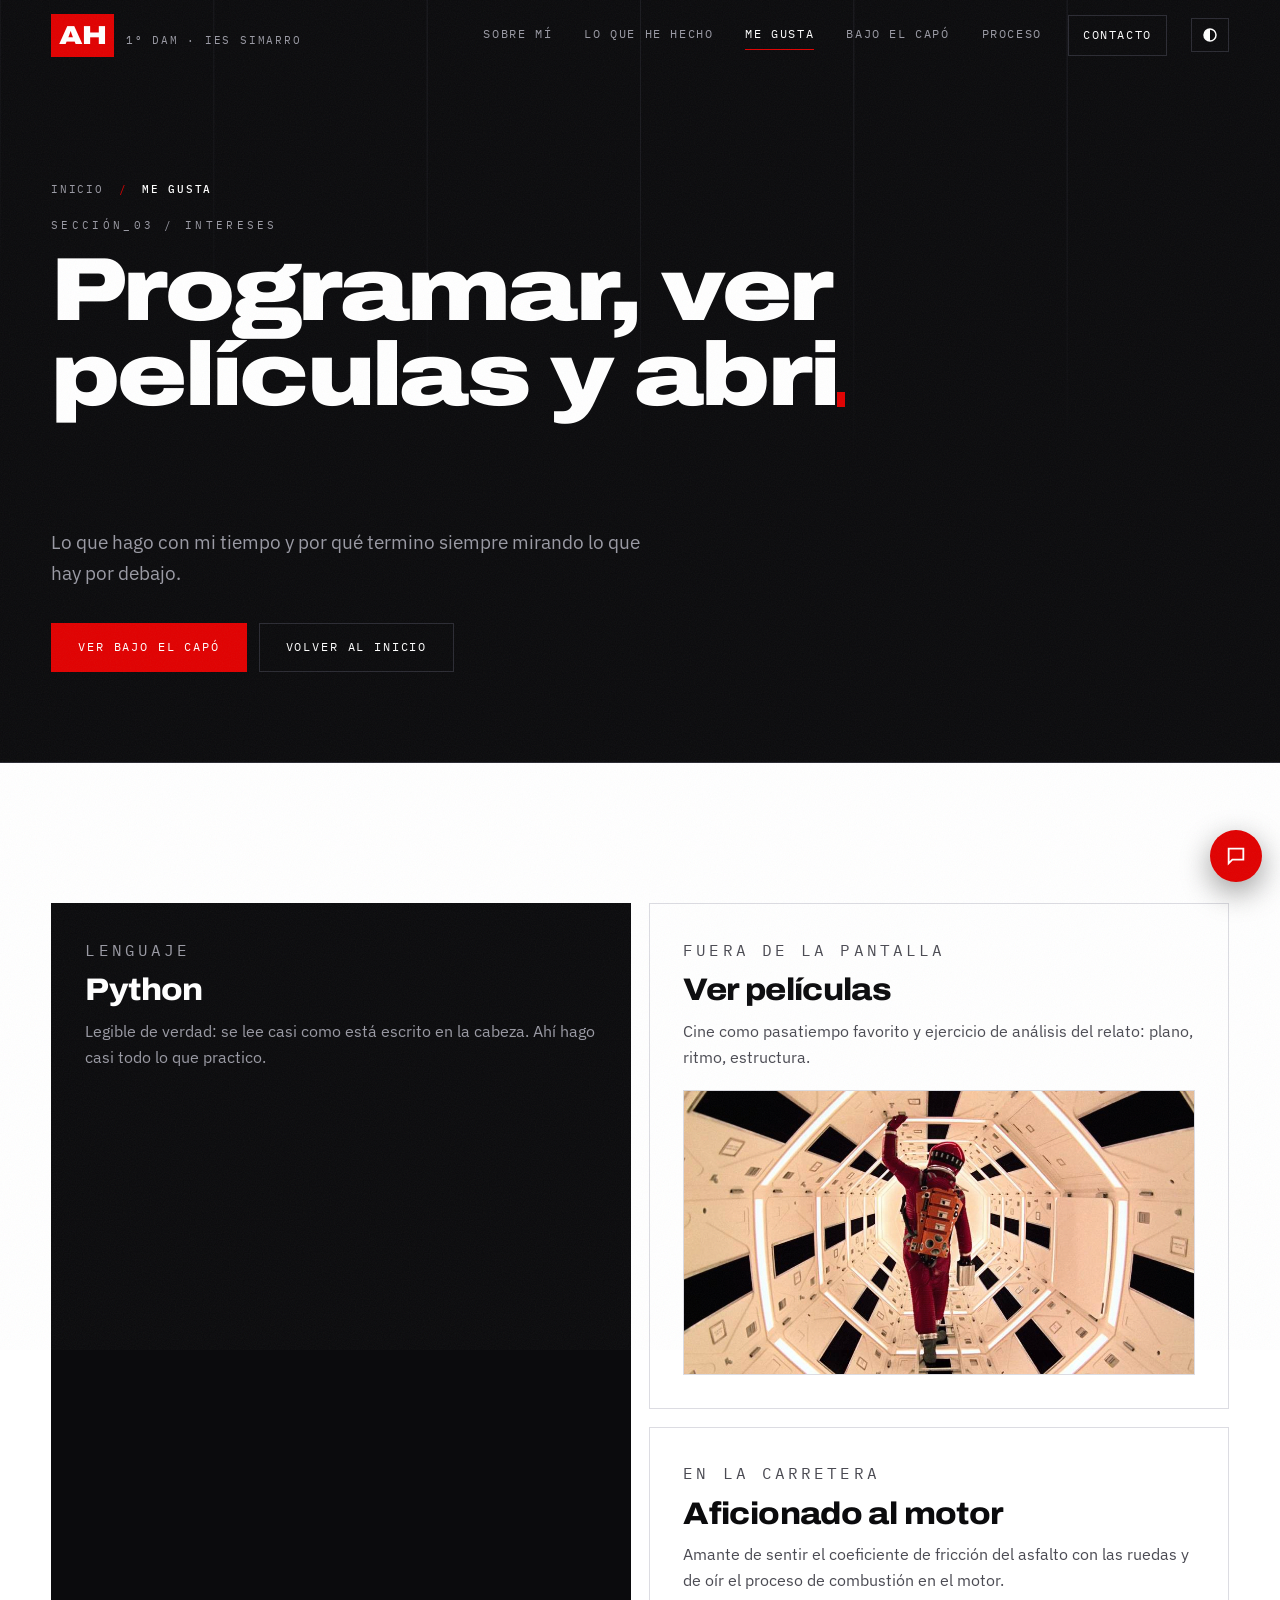
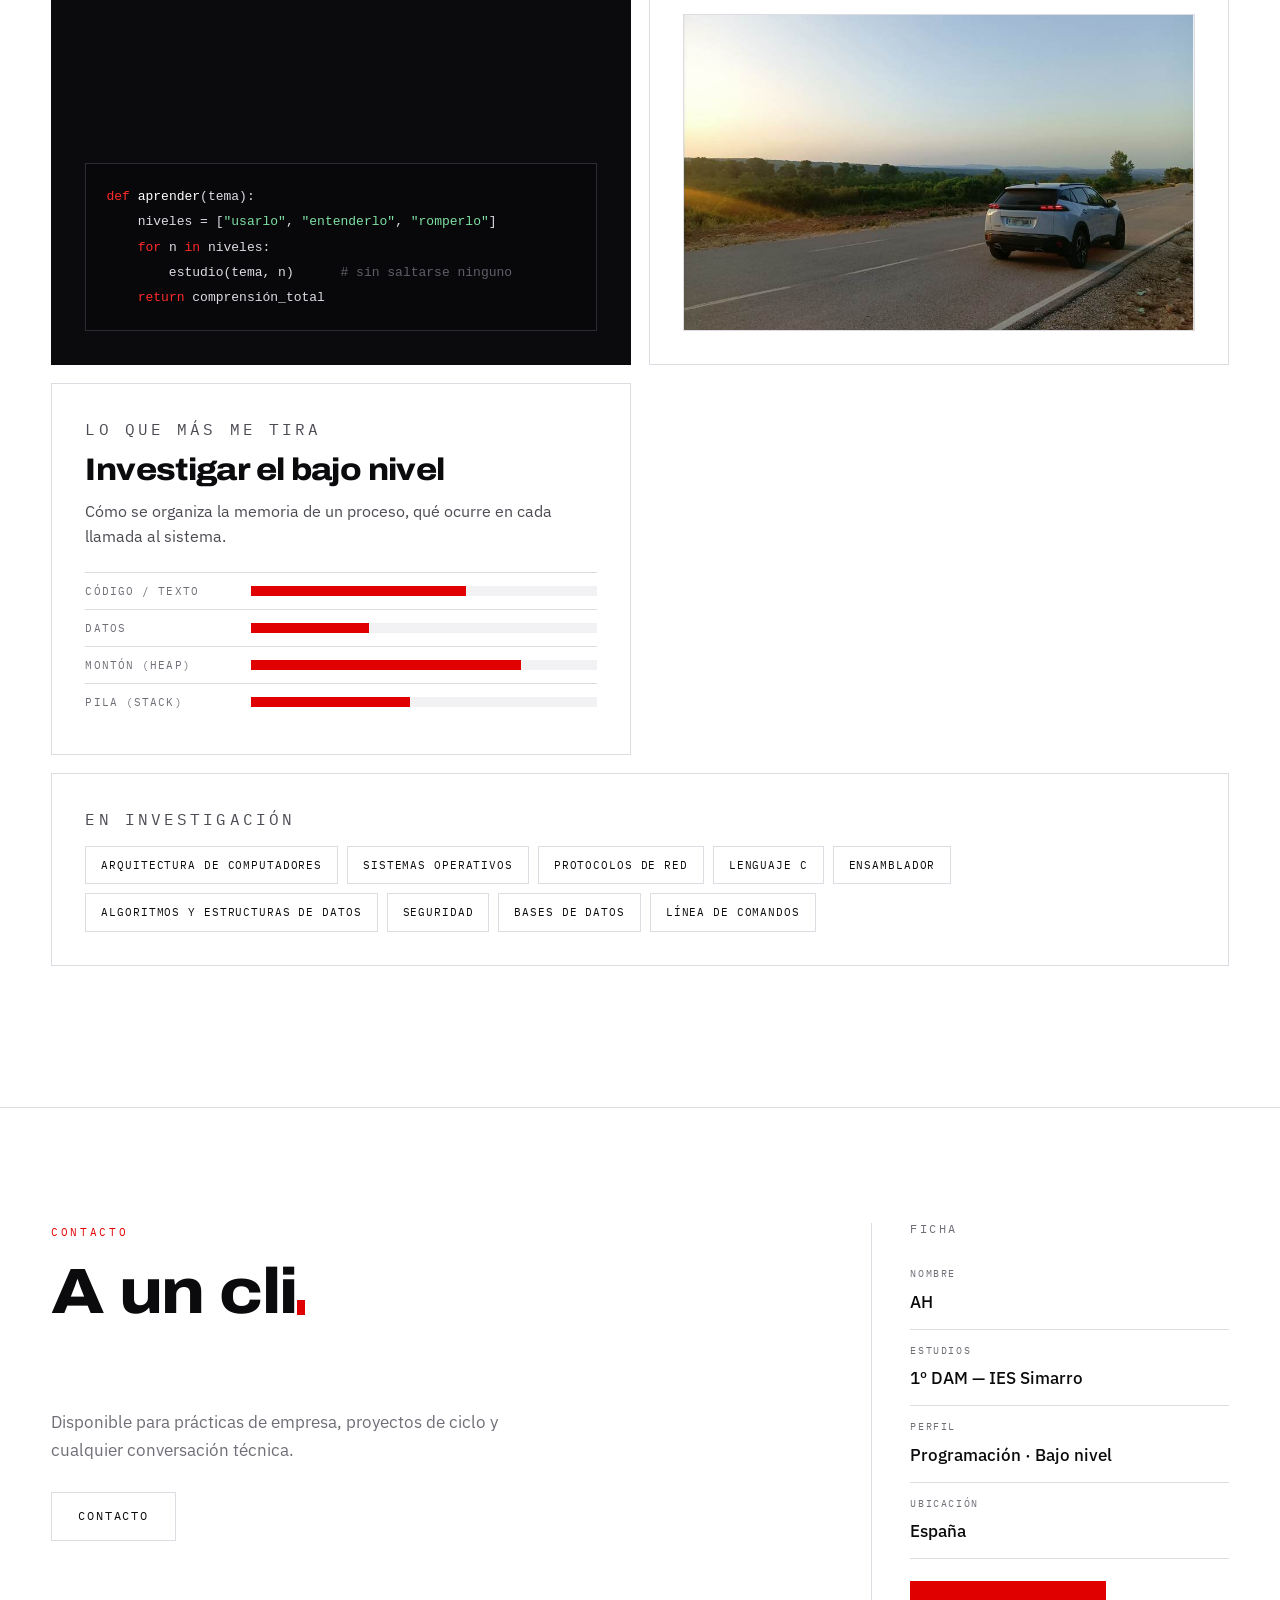
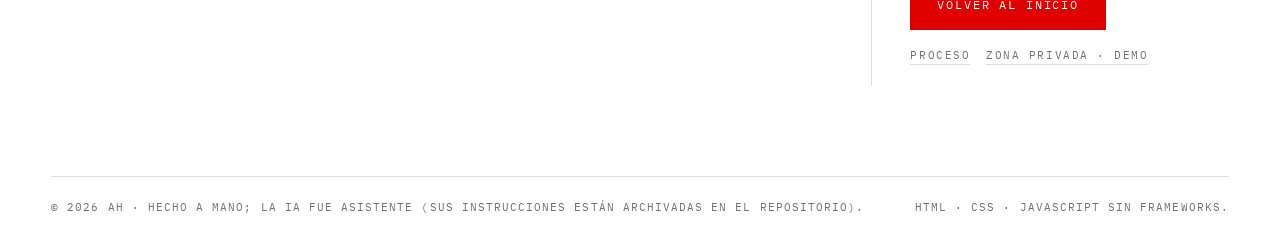
<file: gustos.html>
<!DOCTYPE html>
<html lang="es">
<head>
  <meta charset="UTF-8">
  <meta name="viewport" content="width=device-width, initial-scale=1.0">
  <title>Me gusta — AH</title>
  <meta property="og:title" content="Me gusta — AH">
  <meta property="og:description" content="Qué me mueve: Python, cine, y la curiosidad por el bajo nivel.">
  <meta property="og:type" content="website">
  <meta name="description" content="Qué me mueve: Python, cine, y la curiosidad por el bajo nivel.">
  <link rel="preconnect" href="https://fonts.googleapis.com">
  <link rel="preconnect" href="https://fonts.gstatic.com" crossorigin>
  <link rel="preload" as="style" href="https://fonts.googleapis.com/css2?family=Archivo:wdth,wght@62..125,400..900&family=IBM+Plex+Mono:wght@400;500&family=IBM+Plex+Sans:wght@400;500;600&display=swap" onload="this.onload=null;this.rel='stylesheet'">
  <noscript><link rel="stylesheet" href="https://fonts.googleapis.com/css2?family=Archivo:wdth,wght@62..125,400..900&family=IBM+Plex+Mono:wght@400;500&family=IBM+Plex+Sans:wght@400;500;600&display=swap"></noscript>
  <link rel="stylesheet" href="style.css">
  <link rel="stylesheet" href="extras.css">
  <link rel="icon" type="image/svg+xml" href="assets/favicon.svg">
  <meta name="theme-color" content="#0b0b0d">
  <meta name="color-scheme" content="dark light">
  <!-- Aplica el tema guardado ANTES de pintar la página (evita el parpadeo oscuro→claro) -->
  <script>(function(){try{var t=localStorage.getItem('ah-theme');if(t)document.documentElement.setAttribute('data-theme',t)}catch(e){}})();</script>
</head>
<body>
  <a class="skip-link" href="#main">Saltar al contenido</a>

  <div class="grain" aria-hidden="true"></div>
  <div class="progress" aria-hidden="true"><span id="progressBar"></span></div>

  <!-- ================= CABECERA ================= -->
  <header class="site-header" id="siteHeader">
    <a class="brand" href="index.html">
      <span class="brand-mark">AH</span>
      <span class="brand-sub">1º DAM · IES&nbsp;Simarro</span>
    </a>
    <nav class="main-nav" id="mainNav" aria-label="Navegación principal">
      <ul>
        <li><a href="index.html" class="nav-link">Sobre mí</a></li>
        <li><a href="trabajo.html" class="nav-link">Lo que he hecho</a></li>
        <li><a href="gustos.html" class="nav-link">Me gusta</a></li>
        <li><a href="bajo-capo.html" class="nav-link">Bajo el capó</a></li>
        <li><a href="proceso.html" class="nav-link">Proceso</a></li>
        <li><a href="contacto.html" class="nav-link nav-link--cta">Contacto</a></li>
      </ul>
    </nav>
    <button class="theme-toggle" id="themeToggle" type="button" aria-pressed="false" aria-label="Cambiar a tema claro"><svg viewBox="0 0 24 24" aria-hidden="true"><circle cx="12" cy="12" r="8" fill="none" stroke="currentColor" stroke-width="2"/><path d="M12 4a8 8 0 0 0 0 16z" fill="currentColor"/></svg></button>
    <button class="nav-toggle" id="navToggle" aria-expanded="false" aria-controls="mainNav" aria-label="Abrir menú">
      <span></span><span></span>
    </button>
  </header>

  <main id="main" tabindex="-1">

    <!-- ================= CABECERA DE PÁGINA ================= -->
    <section class="page-hero">
      <div class="page-hero-grid" aria-hidden="true"></div>
      <div class="wrap">
        <p class="breadcrumb"><a href="index.html">Inicio</a> <span>/</span> <b>Me gusta</b></p>
        <p class="eyebrow" data-scramble>SECCIÓN_03 / INTERESES</p>
        <h1 class="page-title" data-lines>Programar, ver películas y abrir la caja.</h1>
        <p class="page-intro">Lo que hago con mi tiempo y por qué termino siempre mirando lo que hay por debajo.</p>
        <div class="page-cta">
          <a class="btn btn--solid" href="bajo-capo.html">Ver bajo el capó</a>
          <a class="btn btn--ghost" href="index.html">Volver al inicio</a>
        </div>
      </div>
    </section>

    <!-- ================= ME GUSTA (bento) ================= -->
    <section class="section section--paper likes" id="me-gusta">
      <div class="wrap">
        <div class="bento">

          <!-- Bloque: Python -->
          <article class="tile tile--code" data-reveal>
            <p class="tile-kicker">Lenguaje</p>
            <h3>Python</h3>
            <p>Legible de verdad: se lee casi como está escrito en la cabeza. Ahí hago casi todo lo que practico.</p>
            <pre class="snippet" aria-label="Fragmento de código Python"><code><span class="c-key">def</span> <span class="c-fn">aprender</span>(tema):
    niveles = [<span class="c-str">"usarlo"</span>, <span class="c-str">"entenderlo"</span>, <span class="c-str">"romperlo"</span>]
    <span class="c-key">for</span> n <span class="c-key">in</span> niveles:
        estudio(tema, n)      <span class="c-com"># sin saltarse ninguno</span>
    <span class="c-key">return</span> comprensión_total</code></pre>
          </article>

          <!-- Bloque: Cine -->
          <article class="tile tile--film" data-reveal>
            <p class="tile-kicker">Fuera de la pantalla</p>
            <h3>Ver películas</h3>
            <p>Cine como pasatiempo favorito y ejercicio de análisis del relato: plano, ritmo, estructura.</p>
            <img class="tile-art" src="assets/img/cine.svg" width="600" height="260" loading="lazy" alt="Ilustración de una tira de película con tres fotogramas">
          </article>

          <!-- Bloque: MOTO -->
          <article class="tile tile--film" data-reveal>
            <p class="tile-kicker">En la carretera</p>
            <h3>Aficionado al motor</h3>
            <p>Amante de sentir el coeficiente de fricción del asfalto con las ruedas y de oír el proceso de combustión en el motor.</p>
            <img class="tile-art" src="assets/img/motor.svg" width="600" height="260" loading="lazy" alt="Esquema de pistón, biela y cigüeñal de un motor">
          </article>

          <!-- Bloque: bajo nivel -->
          <article class="tile tile--low" data-reveal>
            <p class="tile-kicker">Lo que más me tira</p>
            <h3>Investigar el bajo nivel</h3>
            <p>Cómo se organiza la memoria de un proceso, qué ocurre en cada llamada al sistema.</p>
            <ul class="mem">
              <li><span class="mem-name">código / texto</span><span class="mem-bar" style="--w:62%"></span></li>
              <li><span class="mem-name">datos</span><span class="mem-bar" style="--w:34%"></span></li>
              <li><span class="mem-name">montón (heap)</span><span class="mem-bar" style="--w:78%"></span></li>
              <li><span class="mem-name">pila (stack)</span><span class="mem-bar" style="--w:46%"></span></li>
            </ul>
          </article>

          <!-- Bloque: temas de estudio -->
          <article class="tile tile--topics" data-reveal>
            <p class="tile-kicker">En investigación</p>
            <ul class="chips">
              <li>Arquitectura de computadores</li><li>Sistemas operativos</li><li>Protocolos de red</li>
              <li>Lenguaje C</li><li>Ensamblador</li><li>Algoritmos y estructuras de datos</li>
              <li>Seguridad</li><li>Bases de datos</li><li>Línea de comandos</li>
            </ul>
          </article>
        </div>
      </div>
    </section>

  </main>

  <!-- ================= PIE ================= -->
  <footer class="footer" id="contacto">
    <div class="wrap footer-grid">
      <div class="footer-cta">
        <p class="section-num">Contacto</p>
        <h2 class="footer-title" data-lines>A un clic de distancia de conversar...</h2>
        <p class="footer-lead">Disponible para prácticas de empresa, proyectos de ciclo y cualquier conversación técnica.</p>
        <div class="mail-row">
          <!--<a class="mail" id="mailLink" href="mailto:alhcasgar@alu.edu.gva.es">alhcasgar@alu.edu.gva.es</a>-->
          <a class="btn btn--copy" href="contacto.html">Contacto</a>
        </div>
        <p class="copy-feedback" id="copyFeedback" role="status"></p>
      </div>
      <aside class="footer-meta">
        <h3>Ficha</h3>
        <dl>
          <div><dt>Nombre</dt><dd>AH</dd></div>
          <div><dt>Estudios</dt><dd>1º DAM — IES Simarro</dd></div>
          <div><dt>Perfil</dt><dd>Programación · Bajo nivel</dd></div>
          <div><dt>Ubicación</dt><dd>España</dd></div>
        </dl>
        <a class="btn btn--solid" href="index.html">Volver al inicio</a>
        <p><a class="footer-link" href="proceso.html">Proceso</a><a class="footer-link" href="zona.html">Zona privada · demo</a></p>
      </aside>
    </div>
    <div class="wrap footer-bar">
      <p>© <span id="year">2026</span> AH · Hecho a mano; la IA fue asistente (sus instrucciones están archivadas en el repositorio).</p>
      <p class="footer-tiny">HTML · CSS · JavaScript sin frameworks.</p>
    </div>
  </footer>

  <script src="script.js" defer></script>
  <script type="module" src="js/main.js"></script>
</body>
</html>
</file>
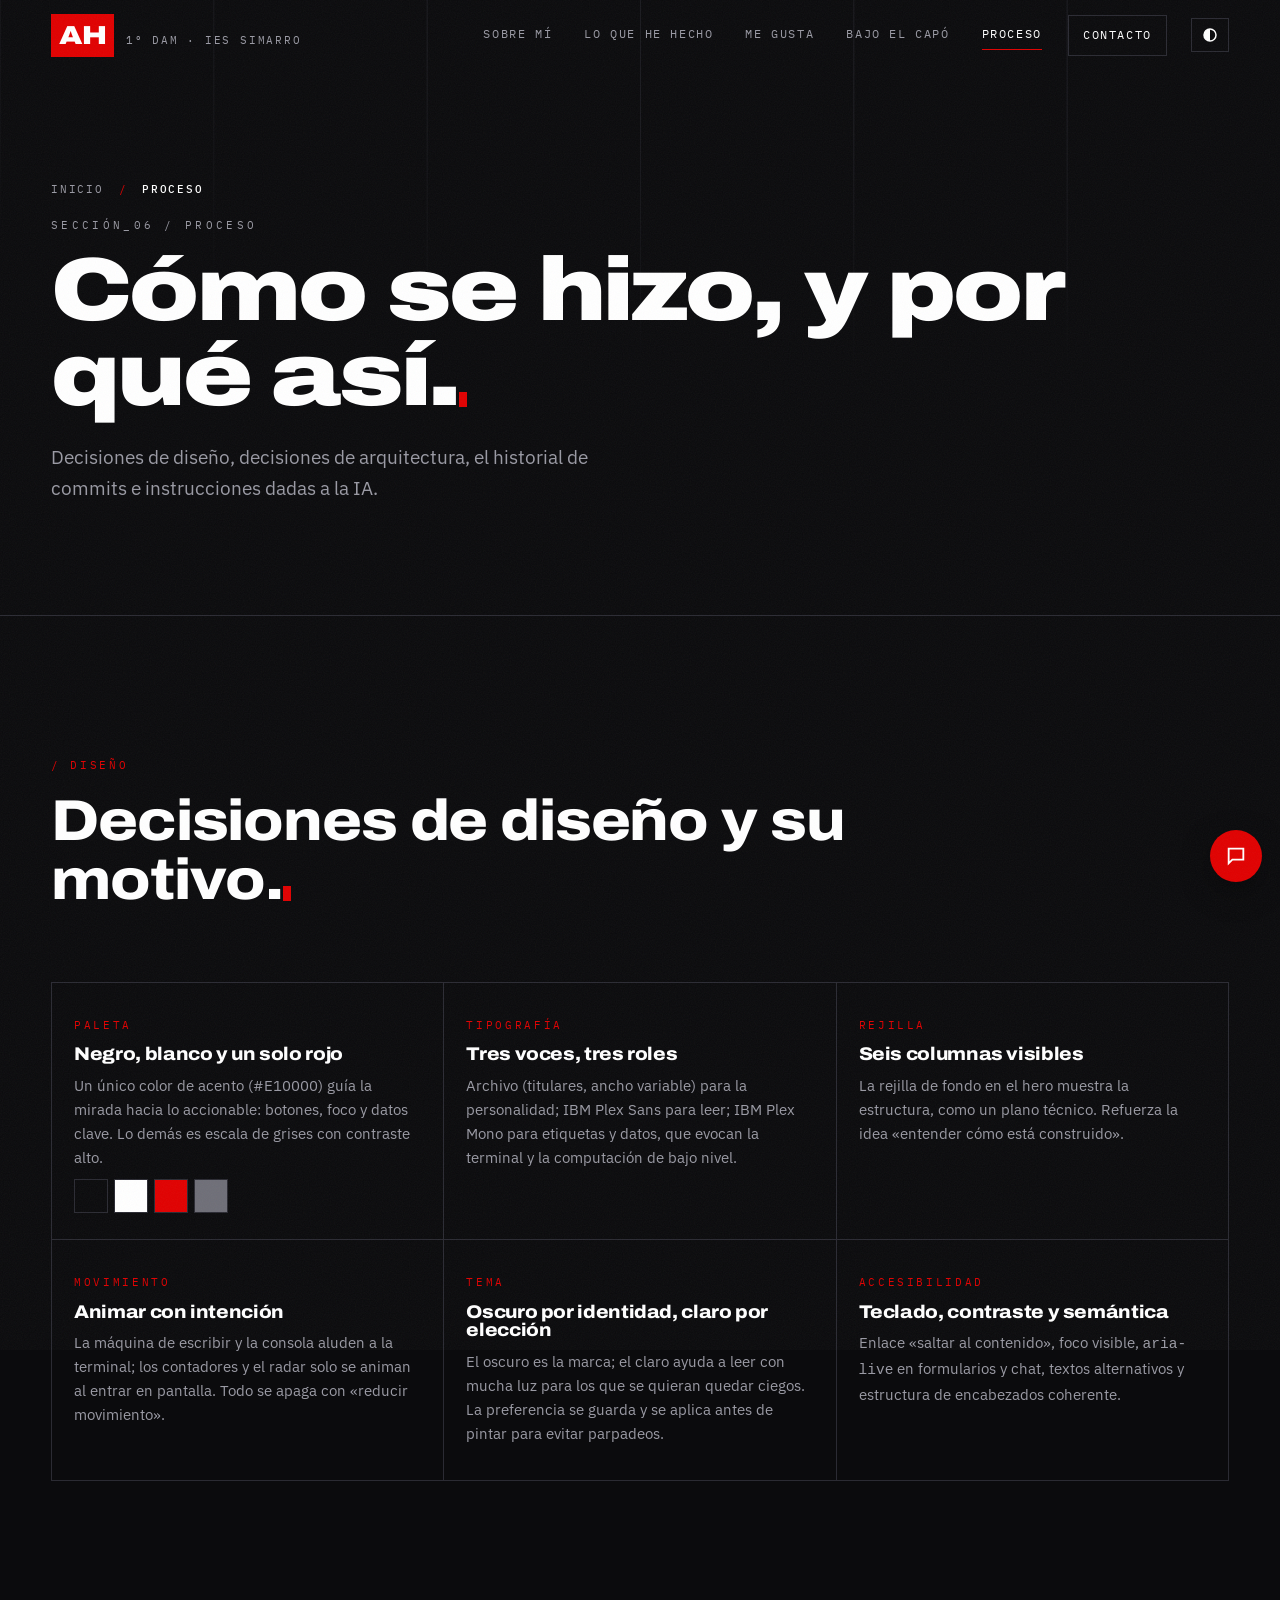
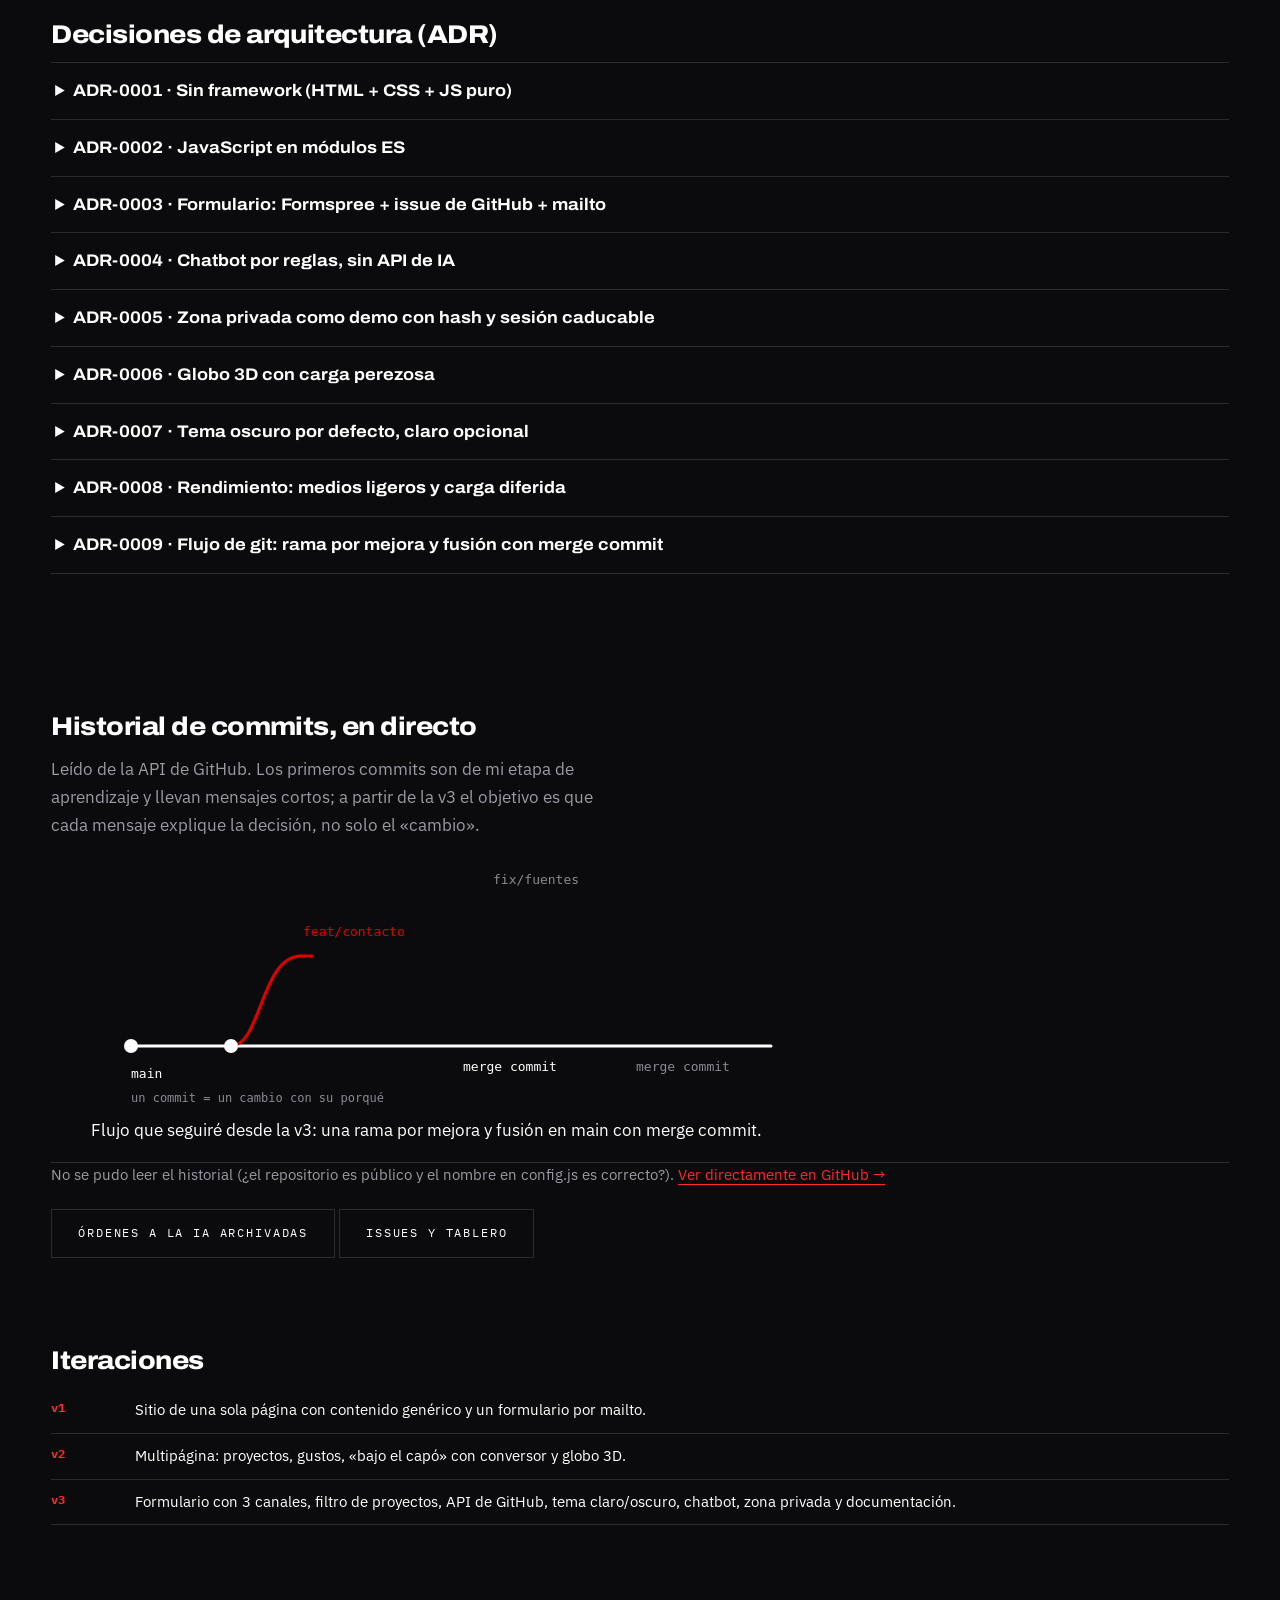
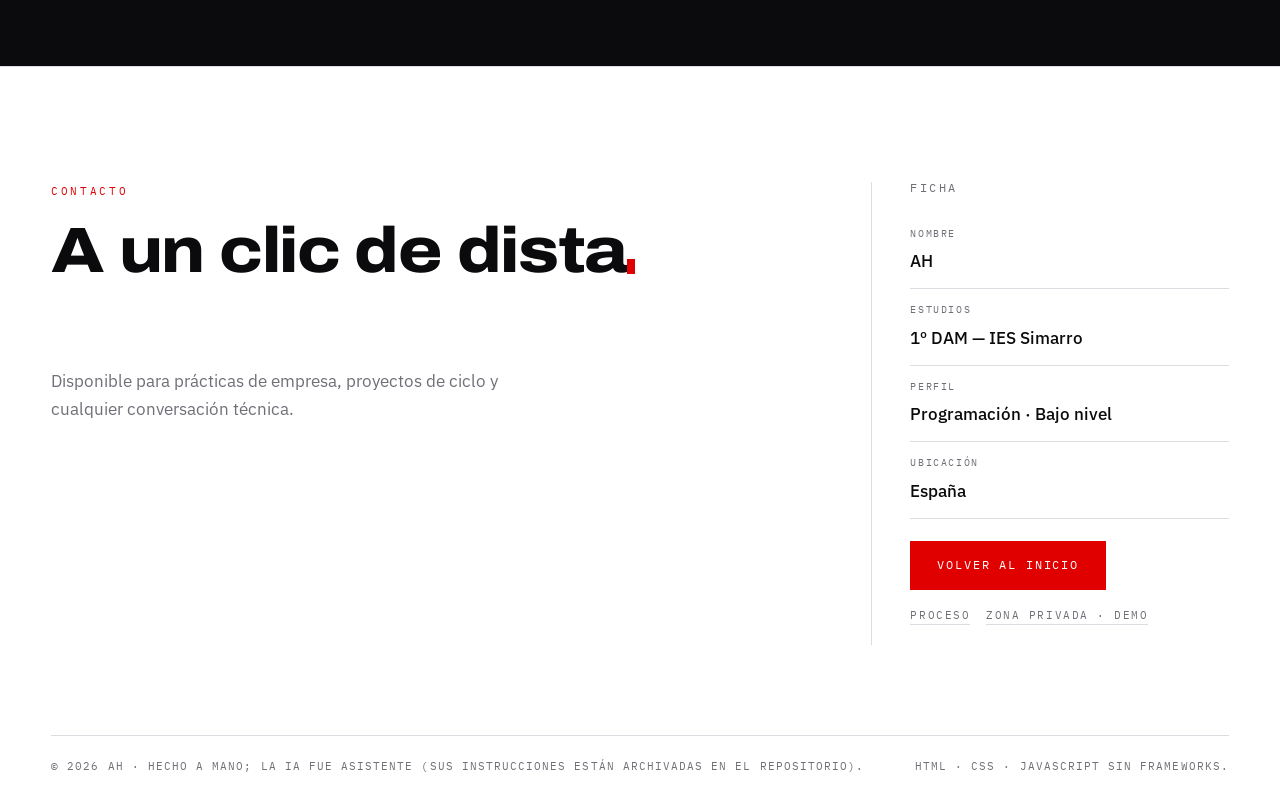
<file: proceso.html>
<!DOCTYPE html>
<html lang="es">
<head>
  <meta charset="UTF-8">
  <meta name="viewport" content="width=device-width, initial-scale=1.0">
  <title>Proceso — AH</title>
  <meta name="description" content="Decisiones de diseño y arquitectura, historial de commits en directo y prompts archivados del portfolio de AH.">
  <meta property="og:title" content="Proceso — AH">
  <meta property="og:description" content="Decisiones de diseño y arquitectura, historial de commits en directo y prompts archivados del portfolio de AH.">
  <meta property="og:type" content="website">
  <link rel="preconnect" href="https://fonts.googleapis.com">
  <link rel="preconnect" href="https://fonts.gstatic.com" crossorigin>
  <link rel="preload" as="style" href="https://fonts.googleapis.com/css2?family=Archivo:wdth,wght@62..125,400..900&family=IBM+Plex+Mono:wght@400;500&family=IBM+Plex+Sans:wght@400;500;600&display=swap" onload="this.onload=null;this.rel='stylesheet'">
  <noscript><link rel="stylesheet" href="https://fonts.googleapis.com/css2?family=Archivo:wdth,wght@62..125,400..900&family=IBM+Plex+Mono:wght@400;500&family=IBM+Plex+Sans:wght@400;500;600&display=swap"></noscript>
  <link rel="stylesheet" href="style.css">
  <link rel="stylesheet" href="extras.css">
  <link rel="icon" type="image/svg+xml" href="assets/favicon.svg">
  <meta name="theme-color" content="#0b0b0d">
  <meta name="color-scheme" content="dark light">
  <!-- Aplica el tema guardado ANTES de pintar la página (evita el parpadeo oscuro→claro) -->
  <script>(function(){try{var t=localStorage.getItem('ah-theme');if(t)document.documentElement.setAttribute('data-theme',t)}catch(e){}})();</script>
</head>
<body>
  <a class="skip-link" href="#main">Saltar al contenido</a>

  <div class="grain" aria-hidden="true"></div>
  <div class="progress" aria-hidden="true"><span id="progressBar"></span></div>

  <!-- ================= CABECERA ================= -->
  <header class="site-header" id="siteHeader">
    <a class="brand" href="index.html">
      <span class="brand-mark">AH</span>
      <span class="brand-sub">1º DAM · IES&nbsp;Simarro</span>
    </a>
    <nav class="main-nav" id="mainNav" aria-label="Navegación principal">
      <ul>
        <li><a href="index.html" class="nav-link">Sobre mí</a></li>
        <li><a href="trabajo.html" class="nav-link">Lo que he hecho</a></li>
        <li><a href="gustos.html" class="nav-link">Me gusta</a></li>
        <li><a href="bajo-capo.html" class="nav-link">Bajo el capó</a></li>
        <li><a href="proceso.html" class="nav-link">Proceso</a></li>
        <li><a href="contacto.html" class="nav-link nav-link--cta">Contacto</a></li>
      </ul>
    </nav>
    <button class="theme-toggle" id="themeToggle" type="button" aria-pressed="false" aria-label="Cambiar a tema claro"><svg viewBox="0 0 24 24" aria-hidden="true"><circle cx="12" cy="12" r="8" fill="none" stroke="currentColor" stroke-width="2"/><path d="M12 4a8 8 0 0 0 0 16z" fill="currentColor"/></svg></button>
    <button class="nav-toggle" id="navToggle" aria-expanded="false" aria-controls="mainNav" aria-label="Abrir menú">
      <span></span><span></span>
    </button>
  </header>

  <main id="main" tabindex="-1">
    <section class="page-hero">
      <div class="page-hero-grid" aria-hidden="true"></div>
      <div class="wrap">
        <p class="breadcrumb"><a href="index.html">Inicio</a> <span>/</span> <b>Proceso</b></p>
        <p class="eyebrow" data-scramble>SECCIÓN_06 / PROCESO</p>
        <h1 class="page-title" data-lines>Cómo se hizo, y por qué así.</h1>
        <p class="page-intro">Decisiones de diseño, decisiones de arquitectura, el historial de commits e instrucciones dadas a la IA.</p>
      </div>
    </section>

    <!-- ================= DECISIONES DE DISEÑO ================= -->
    <section class="section section--ink" id="diseno">
      <div class="wrap">
        <header class="section-head">
          <p class="section-num">/ Diseño</p>
          <h2 class="section-title" data-lines>Decisiones de diseño y su motivo.</h2>
        </header>
        <div class="dgrid">
          <article class="dcard" data-reveal><span class="section-num">Paleta</span><h3>Negro, blanco y un solo rojo</h3>
            <p>Un único color de acento (#E10000) guía la mirada hacia lo accionable: botones, foco y datos clave. Lo demás es escala de grises con contraste alto.</p>
            <div class="swatches" aria-hidden="true"><i style="background:#0b0b0d"></i><i style="background:#fff"></i><i style="background:#e10000"></i><i style="background:#6f6f78"></i></div></article>
          <article class="dcard" data-reveal><span class="section-num">Tipografía</span><h3>Tres voces, tres roles</h3>
            <p>Archivo (titulares, ancho variable) para la personalidad; IBM Plex Sans para leer; IBM Plex Mono para etiquetas y datos, que evocan la terminal y la computación de bajo nivel.</p></article>
          <article class="dcard" data-reveal><span class="section-num">Rejilla</span><h3>Seis columnas visibles</h3>
            <p>La rejilla de fondo en el hero muestra la estructura, como un plano técnico. Refuerza la idea «entender cómo está construido».</p></article>
          <article class="dcard" data-reveal><span class="section-num">Movimiento</span><h3>Animar con intención</h3>
            <p>La máquina de escribir y la consola aluden a la terminal; los contadores y el radar solo se animan al entrar en pantalla. Todo se apaga con «reducir movimiento».</p></article>
          <article class="dcard" data-reveal><span class="section-num">Tema</span><h3>Oscuro por identidad, claro por elección</h3>
            <p>El oscuro es la marca; el claro ayuda a leer con mucha luz para los que se quieran quedar ciegos. La preferencia se guarda y se aplica antes de pintar para evitar parpadeos.</p></article>
          <article class="dcard" data-reveal><span class="section-num">Accesibilidad</span><h3>Teclado, contraste y semántica</h3>
            <p>Enlace «saltar al contenido», foco visible, <code>aria-live</code> en formularios y chat, textos alternativos y estructura de encabezados coherente.</p></article>
        </div>
      </div>
    </section>

    <!-- ================= ARQUITECTURA (ADR) ================= -->
    <section class="section section--ink" id="adr" style="padding-top:0">
      <div class="wrap">
        <h3 class="list-title">Decisiones de arquitectura (ADR)</h3>
        <div class="adr"><details><summary>ADR-0001 · Sin framework (HTML + CSS + JS puro)</summary><p>Contexto: es un portfolio de contenido, no una aplicación con estado complejo. Decisión: HTML semántico, CSS con variables y JavaScript vanilla. Consecuencias: cero dependencias que actualizar, carga rápida y todo el código es explicable; a cambio, la cabecera y el pie se repiten en cada página.</p></details><details><summary>ADR-0002 · JavaScript en módulos ES</summary><p>Decisión: separar por responsabilidad (tema, contacto, GitHub, chatbot, zona…) con <code>import/export</code> y un único punto de entrada <code>js/main.js</code>. Consecuencias: cada módulo se entiende y se prueba por separado, y un fallo no tumba el resto (función <code>safe()</code>).</p></details><details><summary>ADR-0003 · Formulario: Formspree + issue de GitHub + mailto</summary><p>Contexto: no hay servidor propio. Decisión: envío por <code>fetch</code> a Formspree como canal principal, issue etiquetado en GitHub como alternativa y mailto como plan B. Consecuencias: el mensaje siempre tiene una vía, pero dependemos de un tercero; el issue es público, por eso no incluye el correo.</p></details><details><summary>ADR-0004 · Chatbot por reglas, sin API de IA</summary><p>Contexto: una clave de API en el navegador queda expuesta. Decisión: motor de reglas con palabras clave y habilidades (conversor, hora). Consecuencias: gratis, rápido y explicable; no entiende preguntas fuera de su base de conocimiento. Camino de mejora: backend intermedio que guarde la clave.</p></details><details><summary>ADR-0005 · Zona privada como demo con hash y sesión caducable</summary><p>Contexto: una web estática no puede proteger nada de verdad. Decisión: demostrar el flujo (login, sesión, zona, logout) con SHA-256 + sal mediante Web Crypto, caducidad y bloqueo por intentos. Consecuencias: valida el diseño del flujo, pero la seguridad real exigiría servidor.</p></details><details><summary>ADR-0006 · Globo 3D con carga perezosa</summary><p>Contexto: Three.js pesa mucho y penaliza el rendimiento. Decisión: importar <code>globex.js</code> dinámicamente solo cuando el globo va a entrar en pantalla. Consecuencias: mejor tiempo de carga inicial en todas las páginas.</p></details><details><summary>ADR-0007 · Tema oscuro por defecto, claro opcional</summary><p>Contexto: la identidad visual nació oscura y el CSS usa colores fijos en muchos sitios. Decisión: atributo <code>data-theme</code> en <code>&lt;html&gt;</code>, un script en el <code>&lt;head&gt;</code> que lo aplica antes de pintar y <code>extras.css</code> con las sobrescrituras del tema claro. Consecuencias: sin parpadeo y sin tocar <code>style.css</code>; a cambio, hay que mantener dos bloques de reglas.</p></details><details><summary>ADR-0008 · Rendimiento: medios ligeros y carga diferida</summary><p>Contexto: el rendimiento de carga es clave y los medios eran lo que más pesaba (imágenes de 1,4 MB y un vídeo de 29 MB). Decisión: recomprimir imágenes y vídeo (29 MB → 2,6 MB), ofrecer WebM, usar <code>loading="lazy"</code> y <code>preload="none"</code> y cargar Three.js solo cuando el globo entra en pantalla. Consecuencias: Lighthouse de 95 en móvil y 99,7 en escritorio; las imágenes pierden algo de calidad.</p></details><details><summary>ADR-0009 · Flujo de git: rama por mejora y fusión con merge commit</summary><p>Contexto: hasta el 7/10/2026 todo se hizo en <code>labroom</code> y <code>main</code> quedó desfasada, sin historia común. Decisión: unir ambas ramas una vez, y desde entonces una rama por mejora y fusión con <code>git merge --no-ff</code> (<em>merge commit</em> visible en el grafo), con un único autor y mensajes que explican qué cambia y por qué. Consecuencias: el historial se lee como un diario; los commits antiguos se conservan y se explican en lugar de reescribirse.</p></details></div>
      </div>
    </section>

    <!-- ================= HISTORIAL REAL (API de GitHub) ================= -->
    <section class="section section--ink" id="historial" style="padding-top:0">
      <div class="wrap">
        <h3 class="list-title">Historial de commits, en directo</h3>
        <p class="section-lead" style="margin:0">Leído de la API de GitHub. Los primeros commits son de mi etapa de aprendizaje y llevan mensajes cortos; a partir de la v3 el objetivo es que cada mensaje explique la decisión, no solo el «cambio».</p>
        <figure class="fig">
          <img src="assets/img/git-flujo.svg" width="720" height="260" loading="lazy"
               alt="Esquema: la rama main recibe, mediante un merge commit, las ramas feat/contacto y fix/fuentes">
          <figcaption>Flujo que seguiré desde la v3: una rama por mejora y fusión en main con merge commit.</figcaption>
        </figure>
        <ol class="commits" id="commits" aria-live="polite" aria-busy="true"></ol>
        <p style="margin-top:22px"><a class="btn btn--ghost" id="promptsLink" href="#">Órdenes a la IA archivadas</a>
           <a class="btn btn--ghost" id="issuesLink" href="#">Issues y tablero</a></p>

        <h3 class="list-title" style="margin-top:clamp(50px,7vw,90px)">Iteraciones</h3>
        <ol class="log">
          <li><b>v1</b><span>Sitio de una sola página con contenido genérico y un formulario por mailto.</span></li>
          <li><b>v2</b><span>Multipágina: proyectos, gustos, «bajo el capó» con conversor y globo 3D.</span></li>
          <li><b>v3</b><span>Formulario con 3 canales, filtro de proyectos, API de GitHub, tema claro/oscuro, chatbot, zona privada y documentación.</span></li>
        </ol>
      </div>
    </section>

  </main>
  <!-- ================= PIE ================= -->
  <footer class="footer" id="contacto">
    <div class="wrap footer-grid">
      <div class="footer-cta">
        <p class="section-num">Contacto</p>
        <h2 class="footer-title" data-lines>A un clic de distancia de conversar...</h2>
        <p class="footer-lead">Disponible para prácticas de empresa, proyectos de ciclo y cualquier conversación técnica.</p>
        <!--<ul class="social">
          <li><a href="#form">Formulario</a></li>
          <li><a href="#" rel="noopener">GitHub</a></li>
          <li><a href="#" rel="noopener">LinkedIn</a></li>
        </ul>-->
      </div>
      <aside class="footer-meta">
        <h3>Ficha</h3>
        <dl>
          <div><dt>Nombre</dt><dd>AH</dd></div>
          <div><dt>Estudios</dt><dd>1º DAM — IES Simarro</dd></div>
          <div><dt>Perfil</dt><dd>Programación · Bajo nivel</dd></div>
          <div><dt>Ubicación</dt><dd>España</dd></div>
        </dl>
        <a class="btn btn--solid" href="index.html">Volver al inicio</a>
        <p><a class="footer-link" href="proceso.html">Proceso</a><a class="footer-link" href="zona.html">Zona privada · demo</a></p>
      </aside>
    </div>
    <div class="wrap footer-bar">
      <p>© <span id="year">2026</span> AH · Hecho a mano; la IA fue asistente (sus instrucciones están archivadas en el repositorio).</p>
      <p class="footer-tiny">HTML · CSS · JavaScript sin frameworks.</p>
    </div>
  </footer>

  <script src="script.js" defer></script>
  <script type="module" src="js/main.js"></script>
</body>
</html>
</file>
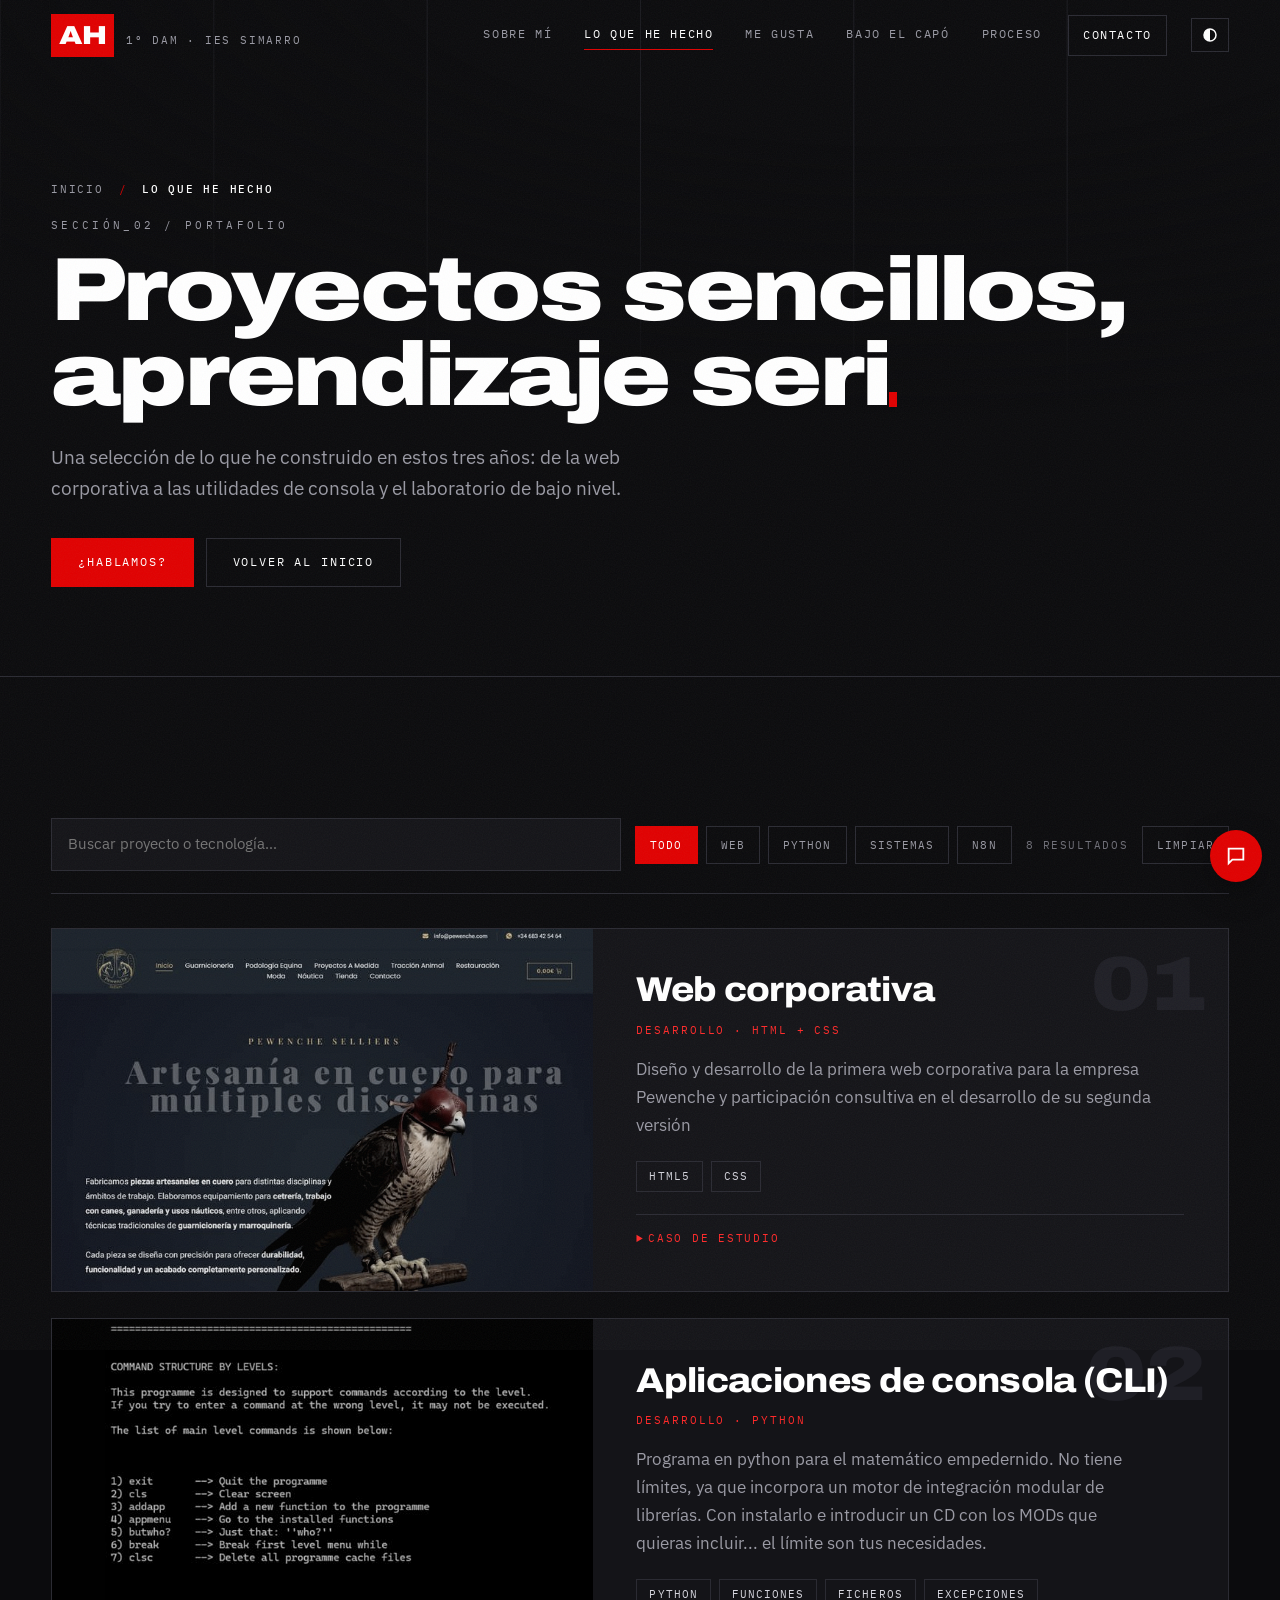
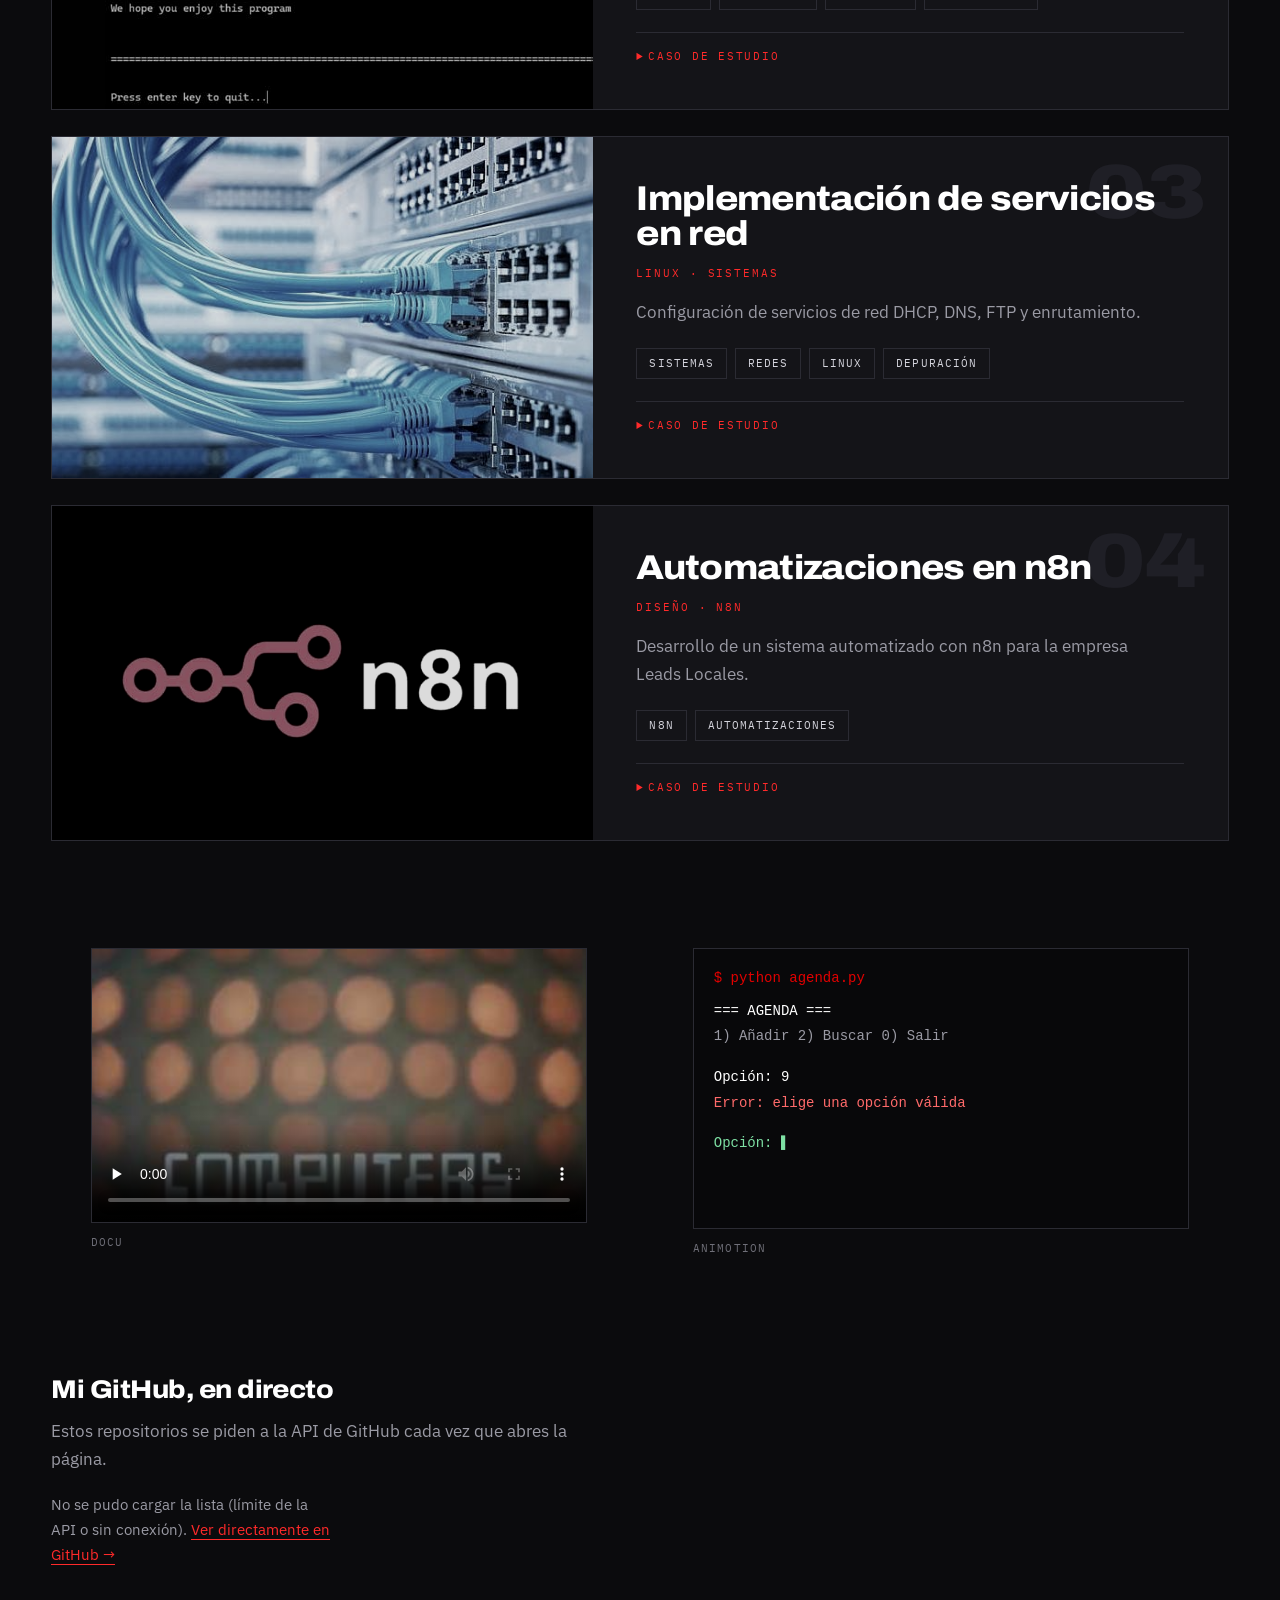
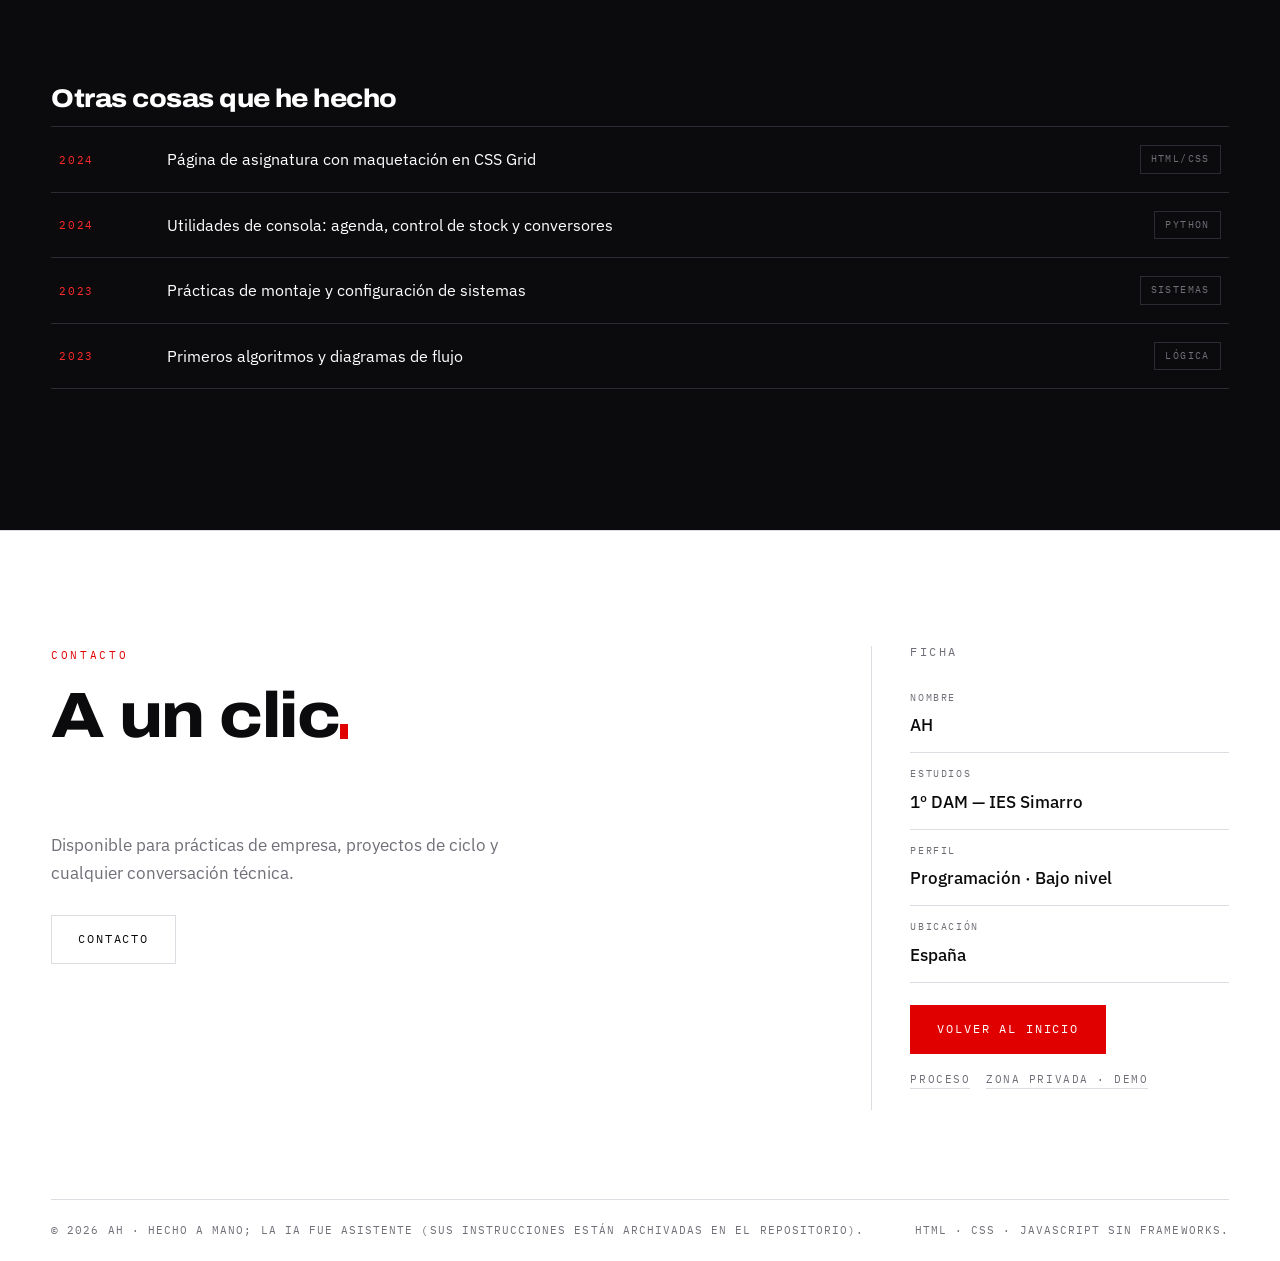
<file: trabajo.html>
<!DOCTYPE html>
<html lang="es">
<head>
  <meta charset="UTF-8">
  <meta name="viewport" content="width=device-width, initial-scale=1.0">
  <title>Lo que he hecho — AH</title>
  <meta property="og:title" content="Lo que he hecho — AH">
  <meta property="og:description" content="Proyectos y prácticas de AH: web corporativa, aplicaciones CLI en Python, laboratorio de bajo nivel.">
  <meta property="og:type" content="website">
  <meta name="description" content="Proyectos y prácticas de AH: web corporativa, aplicaciones CLI en Python, laboratorio de bajo nivel.">
  <link rel="preconnect" href="https://fonts.googleapis.com">
  <link rel="preconnect" href="https://fonts.gstatic.com" crossorigin>
  <link rel="preload" as="style" href="https://fonts.googleapis.com/css2?family=Archivo:wdth,wght@62..125,400..900&family=IBM+Plex+Mono:wght@400;500&family=IBM+Plex+Sans:wght@400;500;600&display=swap" onload="this.onload=null;this.rel='stylesheet'">
  <noscript><link rel="stylesheet" href="https://fonts.googleapis.com/css2?family=Archivo:wdth,wght@62..125,400..900&family=IBM+Plex+Mono:wght@400;500&family=IBM+Plex+Sans:wght@400;500;600&display=swap"></noscript>
  <link rel="stylesheet" href="style.css">
  <link rel="stylesheet" href="extras.css">
  <link rel="icon" type="image/svg+xml" href="assets/favicon.svg">
  <meta name="theme-color" content="#0b0b0d">
  <meta name="color-scheme" content="dark light">
  <!-- Aplica el tema guardado ANTES de pintar la página (evita el parpadeo oscuro→claro) -->
  <script>(function(){try{var t=localStorage.getItem('ah-theme');if(t)document.documentElement.setAttribute('data-theme',t)}catch(e){}})();</script>
</head>
<body>
  <a class="skip-link" href="#main">Saltar al contenido</a>

  <div class="grain" aria-hidden="true"></div>
  <div class="progress" aria-hidden="true"><span id="progressBar"></span></div>

  <!-- ================= CABECERA ================= -->
  <header class="site-header" id="siteHeader">
    <a class="brand" href="index.html">
      <span class="brand-mark">AH</span>
      <span class="brand-sub">1º DAM · IES&nbsp;Simarro</span>
    </a>
    <nav class="main-nav" id="mainNav" aria-label="Navegación principal">
      <ul>
        <li><a href="index.html" class="nav-link">Sobre mí</a></li>
        <li><a href="trabajo.html" class="nav-link">Lo que he hecho</a></li>
        <li><a href="gustos.html" class="nav-link">Me gusta</a></li>
        <li><a href="bajo-capo.html" class="nav-link">Bajo el capó</a></li>
        <li><a href="proceso.html" class="nav-link">Proceso</a></li>
        <li><a href="contacto.html" class="nav-link nav-link--cta">Contacto</a></li>
      </ul>
    </nav>
    <button class="theme-toggle" id="themeToggle" type="button" aria-pressed="false" aria-label="Cambiar a tema claro"><svg viewBox="0 0 24 24" aria-hidden="true"><circle cx="12" cy="12" r="8" fill="none" stroke="currentColor" stroke-width="2"/><path d="M12 4a8 8 0 0 0 0 16z" fill="currentColor"/></svg></button>
    <button class="nav-toggle" id="navToggle" aria-expanded="false" aria-controls="mainNav" aria-label="Abrir menú">
      <span></span><span></span>
    </button>
  </header>

  <main id="main" tabindex="-1">

    <!-- ================= CABECERA DE PÁGINA ================= -->
    <section class="page-hero">
      <div class="page-hero-grid" aria-hidden="true"></div>
      <div class="wrap">
        <p class="breadcrumb"><a href="index.html">Inicio</a> <span>/</span> <b>Lo que he hecho</b></p>
        <p class="eyebrow" data-scramble>SECCIÓN_02 / PORTAFOLIO</p>
        <h1 class="page-title" data-lines>Proyectos sencillos, aprendizaje serio.</h1>
        <p class="page-intro">Una selección de lo que he construido en estos tres años: de la web corporativa a las utilidades de consola y el laboratorio de bajo nivel.</p>
        <div class="page-cta">
          <a class="btn btn--solid" href="contacto.html">¿Hablamos?</a>
          <a class="btn btn--ghost" href="index.html">Volver al inicio</a>
        </div>
      </div>
    </section>

    <!-- ================= LO QUE HE HECHO ================= -->
    <section class="section section--ink work" id="hecho">
      <div class="wrap">

        <!-- Buscador + filtros (js/projects.js): recuerda tu última selección -->
        <div class="toolbar" role="search">
          <input type="search" id="projSearch" placeholder="Buscar proyecto o tecnología…" aria-label="Buscar proyectos">
          <div class="fchips" role="group" aria-label="Filtrar por tecnología">
            <button type="button" class="fchip" data-filter="todo" aria-pressed="true">Todo</button>
            <button type="button" class="fchip" data-filter="web" aria-pressed="false">Web</button>
            <button type="button" class="fchip" data-filter="python" aria-pressed="false">Python</button>
            <button type="button" class="fchip" data-filter="sistemas" aria-pressed="false">Sistemas</button>
            <button type="button" class="fchip" data-filter="n8n" aria-pressed="false">n8n</button>
          </div>
          <p class="pcount" id="projCount" role="status" aria-live="polite"></p>
          <button type="button" class="fchip" id="projReset">Limpiar</button>
        </div>

        <div class="stack">
          <!-- Proyecto 01: data-tags alimenta el filtro de js/projects.js -->
          <article class="stack-card" style="--i:0" data-tags="web html css encargos">
            <div class="card-media kb"><img src="assets/img/proj-web.svg" width="600" height="450" loading="lazy" alt="Maqueta esquemática de una web corporativa"></div>
            <div class="card-text">
              <span class="card-index">01</span>
              <h3>Web corporativa</h3>
              <p class="card-role">Desarrollo · HTML + CSS</p>
              <p>Diseño y desarrollo de la primera web corporativa para la empresa Pewenche y participación consultiva en el desarrollo de su segunda versión</p>
              <ul class="tags"><li>HTML5</li><li>CSS</li></ul>
              <!-- Caso de estudio: problema → solución → resultado → métricas -->
              <details class="case">
                <summary>Caso de estudio</summary>
                <dl>
                  <div><dt>Problema</dt><dd>Falta de presencia en la web.</dd></div>
                  <div><dt>Solución</dt><dd>Ofrecer una página web que cumpla con las necesidades de la empresa y permita que los clientes en potencia la conozcan.</dd></div>
                  <div><dt>Resultado</dt><dd>Una web con contenidos atractivos sobre los productos, servicios y optimizada para multiplataforma.</dd></div>
                  <div><dt>Métricas</dt><dd>Horas empleadas: 160</dd></div>
                </dl>
              </details>
            </div>
          </article>
          <!-- Proyecto 02: data-tags alimenta el filtro de js/projects.js -->
          <article class="stack-card" style="--i:1" data-tags="python cli">
            <div class="card-media kb"><img src="assets/img/proj-cli.svg" width="600" height="450" loading="lazy" alt="Terminal con un menú de aplicación de consola"></div>
            <div class="card-text">
              <span class="card-index">02</span>
              <h3>Aplicaciones de consola (CLI)</h3>
              <p class="card-role">Desarrollo · Python</p>
              <p>Programa en python para el matemático empedernido. No tiene límites, ya que incorpora un motor de integración modular de librerías. Con instalarlo e introducir un CD con los MODs que quieras incluir... el límite son tus necesidades.</p>
              <ul class="tags"><li>Python</li><li>Funciones</li><li>Ficheros</li><li>Excepciones</li></ul>
              <!-- Caso de estudio: problema → solución → resultado → métricas -->
              <details class="case">
                <summary>Caso de estudio</summary>
                <dl>
                  <div><dt>Problema</dt><dd>Dificultad a la hora de realizar operaciones aritméticas repetitivas y falta de medios específicamente diseñados para desempeñar el problema preciso.</dd></div>
                  <div><dt>Solución</dt><dd>Diseñar una calculadora programable en python.</dd></div>
                  <div><dt>Resultado</dt><dd>Un programa de consola destinado a facilitar la realización de labores matemáticas repetitivas y con posibilidad de añadir complementos para usuarios no programadores desde su interfaz de CLI.</dd></div>
                  <div><dt>Métricas</dt><dd>Líneas de código: 231</dd></div>
                </dl>
              </details>
            </div>
          </article>
          <!-- Proyecto 03: data-tags alimenta el filtro de js/projects.js -->
          <article class="stack-card" style="--i:2" data-tags="sistemas redes linux">
            <div class="card-media kb"><img src="assets/img/proj-lab.svg" width="600" height="450" loading="lazy" alt="Mapa de memoria de un proceso con código, datos, montón y pila"></div>
            <div class="card-text">
              <span class="card-index">03</span>
              <h3>Implementación de servicios en red</h3>
              <p class="card-role">Linux · Sistemas</p>
              <p>Configuración de servicios de red DHCP, DNS, FTP y enrutamiento.</p>
              <ul class="tags"><li>Sistemas</li><li>Redes</li><li>Linux</li><li>Depuración</li></ul>
              <!-- Caso de estudio: problema → solución → resultado → métricas -->
              <details class="case">
                <summary>Caso de estudio</summary>
                <dl>
                  <div><dt>Problema</dt><dd>Necesidad de servicios de red personalizados según necesidades específicas con control sobre los hosts.</dd></div>
                  <div><dt>Solución</dt><dd>Implementación de servidores de servicios con los parámetros de configuración y personalización de la red requeridos</dd></div>
                  <div><dt>Resultado</dt><dd>Red LAN totalmente controlada y parametrizada según necesidad de proyectos.</dd></div>
                  <div><dt>Métricas</dt><dd>Horas empleadas: 16</dd></div>
                </dl>
              </details>
            </div>
          </article>
          <!-- Proyecto 04: data-tags alimenta el filtro de js/projects.js -->
          <article class="stack-card" style="--i:3" data-tags="n8n automatizaciones encargos">
            <div class="card-media kb"><img src="assets/img/proj-notes.svg" width="600" height="450" loading="lazy" alt="Apuntes en Markdown y grafo de ramas de Git"></div>
            <div class="card-text">
              <span class="card-index">04</span>
              <h3>Automatizaciones en n8n</h3>
              <p class="card-role">Diseño · n8n</p>
              <p>Desarrollo de un sistema automatizado con n8n para la empresa Leads Locales.</p>
              <ul class="tags"><li>n8n</li><li>Automatizaciones</li></ul>
              <!-- Caso de estudio: problema → solución → resultado → métricas -->
              <details class="case">
                <summary>Caso de estudio</summary>
                <dl>
                  <div><dt>Problema</dt><dd>Necesidad de automatización de ciertas labores en la empresa.</dd></div>
                  <div><dt>Solución</dt><dd>Desarrollo de un proyecto de prueba con un flujo automatizado en n8n.</dd></div>
                  <div><dt>Resultado</dt><dd>Una serie de flujos automatizados funcionales en base a los criterios iniciales</dd></div>
                  <div><dt>Métricas</dt><dd>Latencia promedio de ejecución: 15s</dd></div>
                </dl>
              </details>
            </div>
          </article>
        </div>
        <p class="empty" id="projEmpty" hidden>Ningún proyecto coincide con tu búsqueda. Prueba con «python» o «web».</p>

        <!-- Demo: vídeo propio (pon tu grabación en media/) + SVG animado de respaldo -->
        <div class="demo">
          <figure>
            <video controls preload="none" poster="assets/img/port.svg" width="600" height="450">
              <source src="media/docu.webm" type="video/webm">
              <source src="media/docu.mp4" type="video/mp4">
              <p>Tu navegador no reproduce vídeo. Mira la animación de al lado.</p>
            </video>
            <figcaption>Docu</figcaption>
          </figure>
          <figure>
            <svg viewBox="0 0 600 340" role="img" aria-labelledby="cliT cliD">
              <title id="cliT">Animación de una sesión de consola</title>
              <desc id="cliD">Se escribe el comando de la agenda, aparece el menú, se elige una opción inválida y el programa muestra un error controlado.</desc>
              <rect width="600" height="340" fill="#08080a"/>
              <g font-family="monospace" font-size="17">
                <text class="cli-l" style="animation-delay:.3s" x="24" y="40" fill="#e10000">$ python agenda.py</text>
                <text class="cli-l" style="animation-delay:1.2s" x="24" y="80" fill="#fff">=== AGENDA ===</text>
                <text class="cli-l" style="animation-delay:1.8s" x="24" y="110" fill="#9a9aa4">1) Añadir  2) Buscar  0) Salir</text>
                <text class="cli-l" style="animation-delay:2.8s" x="24" y="160" fill="#fff">Opción: 9</text>
                <text class="cli-l" style="animation-delay:3.6s" x="24" y="192" fill="#ff6a6a">Error: elige una opción válida</text>
                <text class="cli-l" style="animation-delay:4.6s" x="24" y="240" fill="#7ee0a4">Opción: <tspan class="cli-caret">▌</tspan></text>
              </g></svg>
            <figcaption>Animotion</figcaption>
          </figure>
        </div>

        <!-- API real de GitHub: js/github.js -->
        <div class="other-list">
          <h3 class="list-title">Mi GitHub, en directo</h3>
          <p class="section-lead" style="margin:0 0 8px">Estos repositorios se piden a la API de GitHub cada vez que abres la página.</p>
          <div class="repos" id="repos" aria-live="polite" aria-busy="true"></div>
        </div>

        <!-- Lista compacta de otros trabajos (también filtrable) -->
        <div class="other-list">
          <h3 class="list-title">Otras cosas que he hecho</h3>
          <ul>
            <li data-reveal data-tags="web"><span class="ol-year">2024</span><span class="ol-name">Página de asignatura con maquetación en CSS Grid</span><span class="ol-tag">HTML/CSS</span></li>
            <li data-reveal data-tags="python"><span class="ol-year">2024</span><span class="ol-name">Utilidades de consola: agenda, control de stock y conversores</span><span class="ol-tag">Python</span></li>
            <li data-reveal data-tags="sistemas"><span class="ol-year">2023</span><span class="ol-name">Prácticas de montaje y configuración de sistemas</span><span class="ol-tag">Sistemas</span></li>
            <li data-reveal data-tags="logica"><span class="ol-year">2023</span><span class="ol-name">Primeros algoritmos y diagramas de flujo</span><span class="ol-tag">Lógica</span></li>
          </ul>
        </div>
      </div>
    </section>

  </main>

  <!-- ================= PIE ================= -->
  <footer class="footer" id="contacto">
    <div class="wrap footer-grid">
      <div class="footer-cta">
        <p class="section-num">Contacto</p>
        <h2 class="footer-title" data-lines>A un clic de distancia de conversar...</h2>
        <p class="footer-lead">Disponible para prácticas de empresa, proyectos de ciclo y cualquier conversación técnica.</p>
        <div class="mail-row">
          <!--<a class="mail" id="mailLink" href="mailto:alhcasgar@alu.edu.gva.es">alhcasgar@alu.edu.gva.es</a>-->
          <a class="btn btn--copy" href="contacto.html">Contacto</a>
        </div>
        <p class="copy-feedback" id="copyFeedback" role="status"></p>
      </div>
      <aside class="footer-meta">
        <h3>Ficha</h3>
        <dl>
          <div><dt>Nombre</dt><dd>AH</dd></div>
          <div><dt>Estudios</dt><dd>1º DAM — IES Simarro</dd></div>
          <div><dt>Perfil</dt><dd>Programación · Bajo nivel</dd></div>
          <div><dt>Ubicación</dt><dd>España</dd></div>
        </dl>
        <a class="btn btn--solid" href="index.html">Volver al inicio</a>
        <p><a class="footer-link" href="proceso.html">Proceso</a><a class="footer-link" href="zona.html">Zona privada · demo</a></p>
      </aside>
    </div>
    <div class="wrap footer-bar">
      <p>© <span id="year">2026</span> AH · Hecho a mano; la IA fue asistente (sus instrucciones están archivadas en el repositorio).</p>
      <p class="footer-tiny">HTML · CSS · JavaScript sin frameworks.</p>
    </div>
  </footer>

  <script src="script.js" defer></script>
  <script type="module" src="js/main.js"></script>
</body>
</html>
</file>
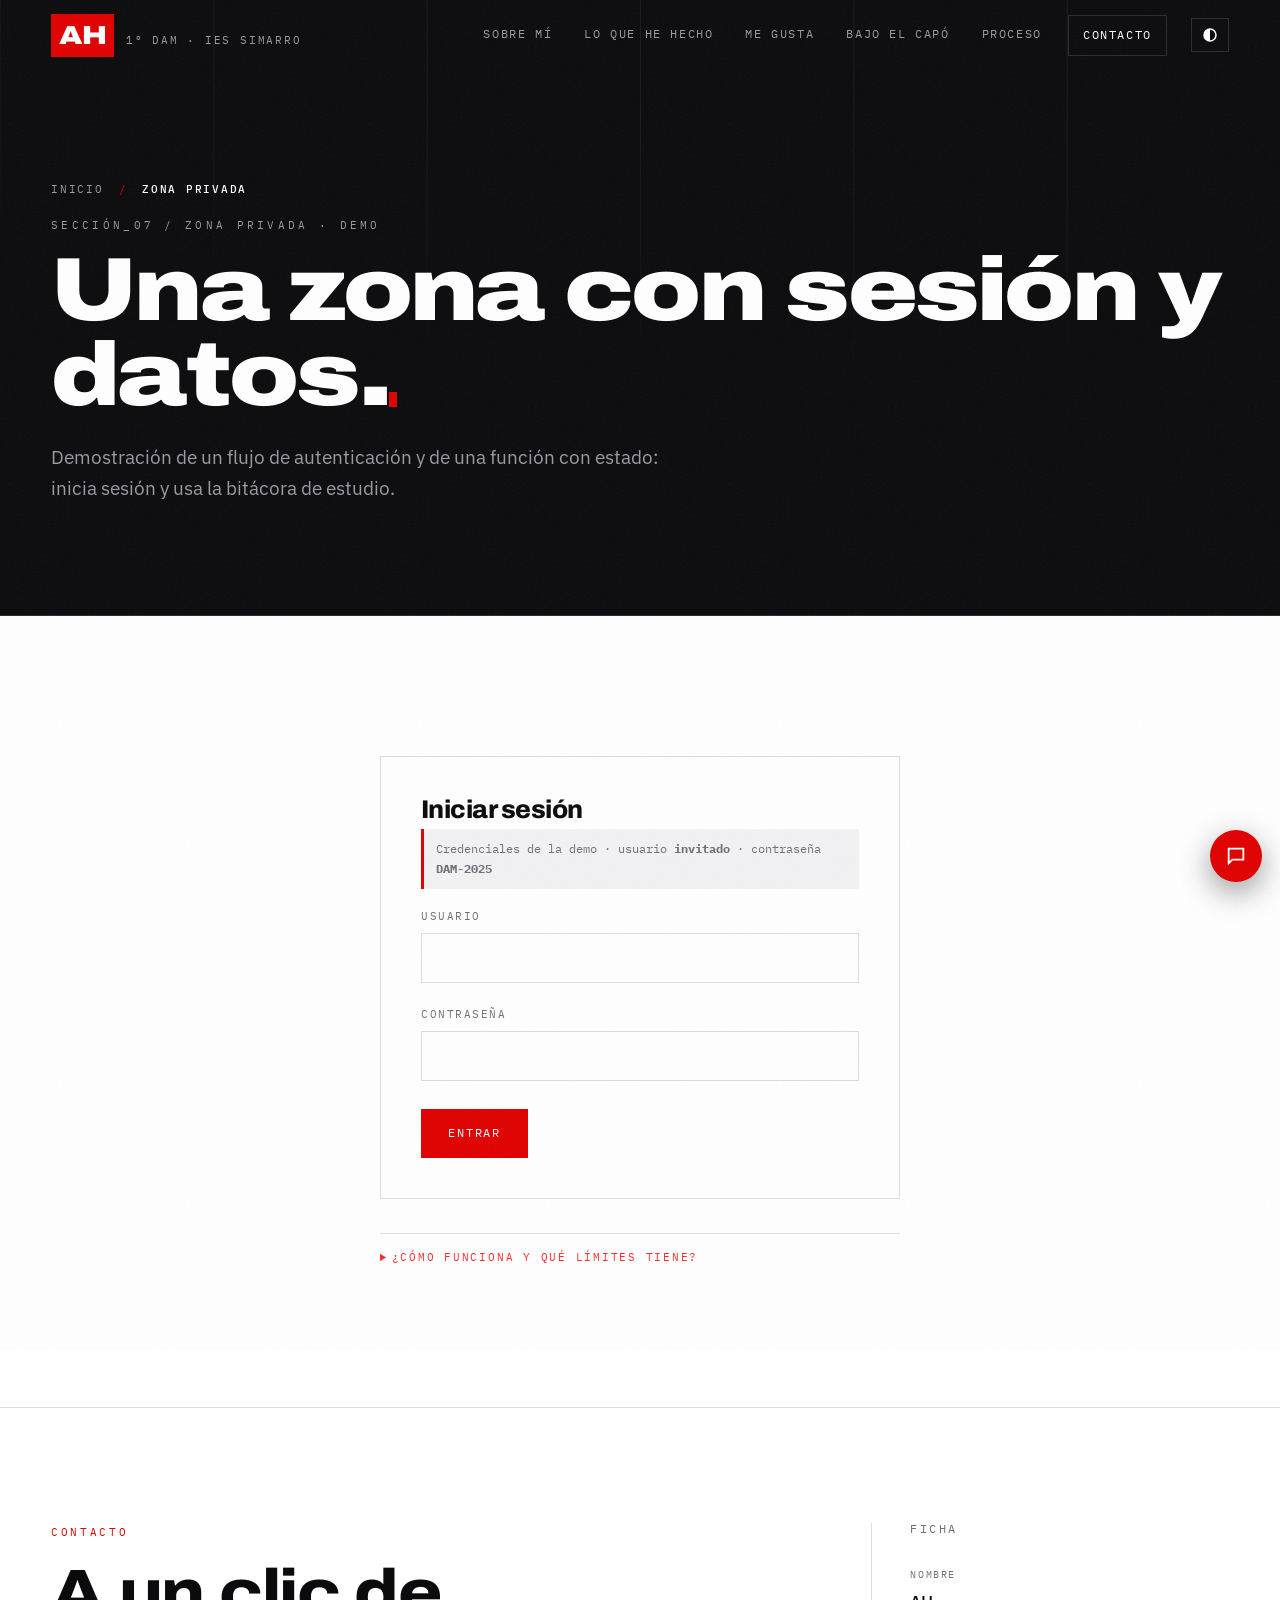
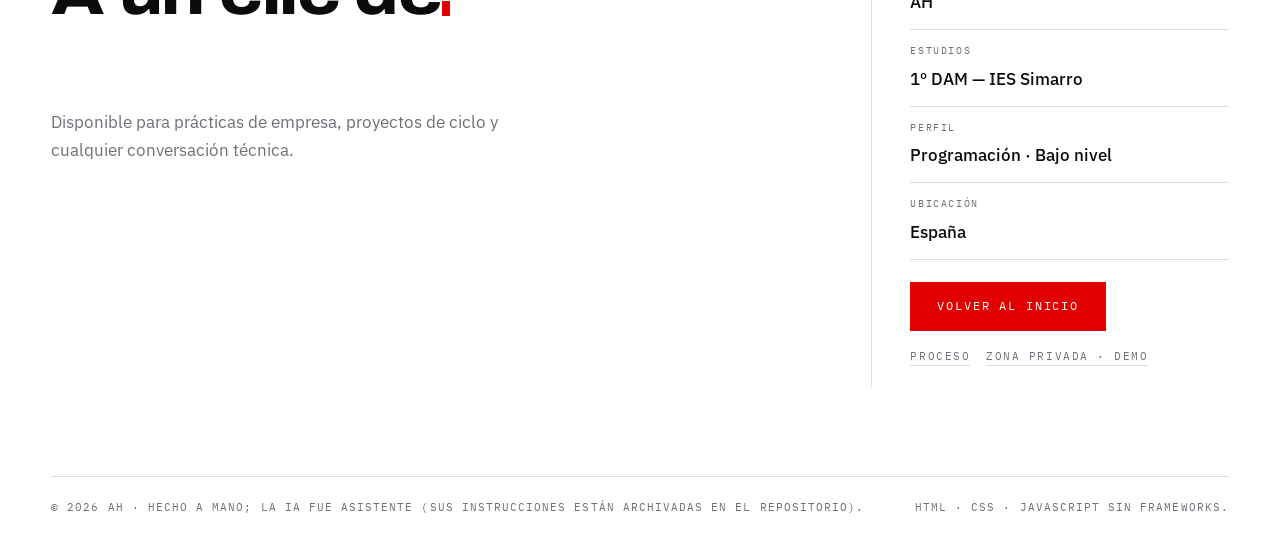
<file: zona.html>
<!DOCTYPE html>
<html lang="es">
<head>
  <meta charset="UTF-8">
  <meta name="viewport" content="width=device-width, initial-scale=1.0">
  <title>Zona privada (demo) — AH</title>
  <meta name="description" content="Demo de login con sesión y bitácora de estudio con datos persistentes.">
  <meta property="og:title" content="Zona privada (demo) — AH">
  <meta property="og:description" content="Demo de login con sesión y bitácora de estudio con datos persistentes.">
  <meta property="og:type" content="website">
  <meta name="robots" content="noindex">
  <link rel="preconnect" href="https://fonts.googleapis.com">
  <link rel="preconnect" href="https://fonts.gstatic.com" crossorigin>
  <link rel="preload" as="style" href="https://fonts.googleapis.com/css2?family=Archivo:wdth,wght@62..125,400..900&family=IBM+Plex+Mono:wght@400;500&family=IBM+Plex+Sans:wght@400;500;600&display=swap" onload="this.onload=null;this.rel='stylesheet'">
  <noscript><link rel="stylesheet" href="https://fonts.googleapis.com/css2?family=Archivo:wdth,wght@62..125,400..900&family=IBM+Plex+Mono:wght@400;500&family=IBM+Plex+Sans:wght@400;500;600&display=swap"></noscript>
  <link rel="stylesheet" href="style.css">
  <link rel="stylesheet" href="extras.css">
  <link rel="icon" type="image/svg+xml" href="assets/favicon.svg">
  <meta name="theme-color" content="#0b0b0d">
  <meta name="color-scheme" content="dark light">
  <!-- Aplica el tema guardado ANTES de pintar la página (evita el parpadeo oscuro→claro) -->
  <script>(function(){try{var t=localStorage.getItem('ah-theme');if(t)document.documentElement.setAttribute('data-theme',t)}catch(e){}})();</script>
</head>
<body>
  <a class="skip-link" href="#main">Saltar al contenido</a>

  <div class="grain" aria-hidden="true"></div>
  <div class="progress" aria-hidden="true"><span id="progressBar"></span></div>

  <!-- ================= CABECERA ================= -->
  <header class="site-header" id="siteHeader">
    <a class="brand" href="index.html">
      <span class="brand-mark">AH</span>
      <span class="brand-sub">1º DAM · IES&nbsp;Simarro</span>
    </a>
    <nav class="main-nav" id="mainNav" aria-label="Navegación principal">
      <ul>
        <li><a href="index.html" class="nav-link">Sobre mí</a></li>
        <li><a href="trabajo.html" class="nav-link">Lo que he hecho</a></li>
        <li><a href="gustos.html" class="nav-link">Me gusta</a></li>
        <li><a href="bajo-capo.html" class="nav-link">Bajo el capó</a></li>
        <li><a href="proceso.html" class="nav-link">Proceso</a></li>
        <li><a href="contacto.html" class="nav-link nav-link--cta">Contacto</a></li>
      </ul>
    </nav>
    <button class="theme-toggle" id="themeToggle" type="button" aria-pressed="false" aria-label="Cambiar a tema claro"><svg viewBox="0 0 24 24" aria-hidden="true"><circle cx="12" cy="12" r="8" fill="none" stroke="currentColor" stroke-width="2"/><path d="M12 4a8 8 0 0 0 0 16z" fill="currentColor"/></svg></button>
    <button class="nav-toggle" id="navToggle" aria-expanded="false" aria-controls="mainNav" aria-label="Abrir menú">
      <span></span><span></span>
    </button>
  </header>

  <main id="main" tabindex="-1">
    <section class="page-hero">
      <div class="page-hero-grid" aria-hidden="true"></div>
      <div class="wrap">
        <p class="breadcrumb"><a href="index.html">Inicio</a> <span>/</span> <b>Zona privada</b></p>
        <p class="eyebrow" data-scramble>SECCIÓN_07 / ZONA PRIVADA · DEMO</p>
        <h1 class="page-title" data-lines>Una zona con sesión y datos.</h1>
        <p class="page-intro">Demostración de un flujo de autenticación y de una función con estado: inicia sesión y usa la bitácora de estudio.</p>
      </div>
    </section>

    <section class="section section--paper" id="zona-demo">
      <div class="wrap">

        <!-- Pantalla de login (visible sin sesión) -->
        <div class="zbox" id="loginBox">
          <h2>Iniciar sesión</h2>
          <p class="demo-cred">Credenciales de la demo · usuario <b>invitado</b> · contraseña <b>DAM-2025</b></p>
          <form class="form" id="loginForm" autocomplete="off">
            <div class="field"><label for="lUser">Usuario</label><input id="lUser" type="text" required autocomplete="username"></div>
            <div class="field"><label for="lPass">Contraseña</label><input id="lPass" type="password" required autocomplete="current-password"></div>
            <div class="form-actions"><button class="btn btn--solid" type="submit">Entrar</button><p class="form-status bad" id="loginMsg" role="alert"></p></div>
          </form>
        </div>

        <!-- Zona interna (visible con sesión) -->
        <div class="zone-wrap" id="zone" hidden>
          <div class="zone-head">
            <div><h2 id="zoneTitle" tabindex="-1">Bitácora de estudio</h2>
              <p>Sesión de <b id="zoneUser"></b> desde las <span id="zoneSince"></span></p></div>
            <button class="btn btn--ghost" type="button" id="logout">Cerrar sesión</button>
          </div>
          <form class="note-form" id="noteForm">
            <label class="sr-only" for="noteText">Nueva nota</label>
            <input id="noteText" type="text" maxlength="140" placeholder="¿Qué has aprendido hoy?">
            <button class="btn btn--solid" type="submit">Añadir</button>
          </form>
          <div class="note-tools">
            <button class="fchip" type="button" data-nfilter="todas">Todas</button>
            <button class="fchip" type="button" data-nfilter="pendientes">Pendientes</button>
            <button class="fchip" type="button" data-nfilter="hechas">Hechas</button>
            <span class="pcount dark" id="noteCount" role="status"></span>
            <button class="fchip" type="button" id="noteExport">Exportar JSON</button>
          </div>
          <ul class="note-list" id="noteList"></ul>
        </div>

        <details class="case" style="max-width:520px;margin:34px auto 0;border-color:var(--line)">
          <summary>¿Cómo funciona y qué límites tiene?</summary>
          <dl><div><dt>Qué hace</dt><dd style="color:#4b4b53">Compara el hash SHA-256 (con sal) de la contraseña usando la Web Crypto API, crea una sesión que caduca y bloquea 30 s tras 5 fallos. Las notas se guardan en <code>localStorage</code>.</dd></div>
          <div><dt>Límite</dt><dd style="color:#4b4b53">En una web estática todo el código es visible: es una demo del flujo, no seguridad real. En producción la comprobación iría en un servidor.</dd></div></dl>
        </details>
      </div>
    </section>

  </main>
  <!-- ================= PIE ================= -->
  <footer class="footer" id="contacto">
    <div class="wrap footer-grid">
      <div class="footer-cta">
        <p class="section-num">Contacto</p>
        <h2 class="footer-title" data-lines>A un clic de distancia de conversar...</h2>
        <p class="footer-lead">Disponible para prácticas de empresa, proyectos de ciclo y cualquier conversación técnica.</p>
        <!--<ul class="social">
          <li><a href="#form">Formulario</a></li>
          <li><a href="#" rel="noopener">GitHub</a></li>
          <li><a href="#" rel="noopener">LinkedIn</a></li>
        </ul>-->
      </div>
      <aside class="footer-meta">
        <h3>Ficha</h3>
        <dl>
          <div><dt>Nombre</dt><dd>AH</dd></div>
          <div><dt>Estudios</dt><dd>1º DAM — IES Simarro</dd></div>
          <div><dt>Perfil</dt><dd>Programación · Bajo nivel</dd></div>
          <div><dt>Ubicación</dt><dd>España</dd></div>
        </dl>
        <a class="btn btn--solid" href="index.html">Volver al inicio</a>
        <p><a class="footer-link" href="proceso.html">Proceso</a><a class="footer-link" href="zona.html">Zona privada · demo</a></p>
      </aside>
    </div>
    <div class="wrap footer-bar">
      <p>© <span id="year">2026</span> AH · Hecho a mano; la IA fue asistente (sus instrucciones están archivadas en el repositorio).</p>
      <p class="footer-tiny">HTML · CSS · JavaScript sin frameworks.</p>
    </div>
  </footer>

  <script src="script.js" defer></script>
  <script type="module" src="js/main.js"></script>
</body>
</html>
</file>
<file: style.css>
/* =========================================================
   AH — marca personal · estilo sobrio tipo Sony (multi-página)
   ========================================================= */

/* ---------- Variables de diseño ---------- */
:root{
  --ink:#0b0b0d;
  --ink-2:#141418;
  --ink-3:#1c1c22;
  --paper:#ffffff;
  --paper-2:#f2f2f4;
  --red:#e10000;
  --red-2:#ff2a2a;
  --grey:#6f6f78;
  --grey-d:#9a9aa4;
  --line:#dcdce2;
  --line-d:#2b2b33;
  --display:"Archivo", "Arial Narrow", sans-serif;
  --body:"IBM Plex Sans", system-ui, sans-serif;
  --mono:"IBM Plex Mono", ui-monospace, monospace;
  --wrap:1220px;
  --gut:clamp(20px, 4vw, 64px);
  --ease:cubic-bezier(.16,1,.3,1);
}

/* ---------- Reset básico ---------- */
*,*::before,*::after{box-sizing:border-box}
html{scroll-behavior:smooth;-webkit-text-size-adjust:100%}
body{
  margin:0;background:var(--ink);color:var(--paper);
  font-family:var(--body);font-size:17px;line-height:1.65;
  -webkit-font-smoothing:antialiased;overflow-x:hidden;
}
img{display:block;max-width:100%;height:auto}
a{color:inherit;text-decoration:none}
button{font:inherit;color:inherit}
h1,h2,h3,h4{font-family:var(--display);font-weight:800;line-height:1.02;margin:0;letter-spacing:-.02em}
p{margin:0 0 1.1em}
ul,ol,dl{margin:0;padding:0;list-style:none}
.sr-only{position:absolute;width:1px;height:1px;overflow:hidden;clip:rect(0 0 0 0);white-space:nowrap}

/* ---------- Grano y progreso ---------- */
.grain{
  position:fixed;inset:-50%;z-index:9998;pointer-events:none;opacity:.05;
  background-image:url("data:image/svg+xml,%3Csvg xmlns='http://www.w3.org/2000/svg' width='180' height='180'%3E%3Cfilter id='n'%3E%3CfeTurbulence type='fractalNoise' baseFrequency='0.85' numOctaves='3'/%3E%3C/filter%3E%3Crect width='100%25' height='100%25' filter='url(%23n)'/%3E%3C/svg%3E");
  animation:grain 6s steps(6) infinite;
}
@keyframes grain{
  0%{transform:translate(0,0)}20%{transform:translate(-4%,3%)}40%{transform:translate(3%,-4%)}
  60%{transform:translate(-3%,-2%)}80%{transform:translate(4%,2%)}100%{transform:translate(0,0)}
}
.progress{position:fixed;top:0;left:0;right:0;height:3px;z-index:9999;background:transparent}
.progress span{display:block;height:100%;width:0;background:var(--red);box-shadow:0 0 12px rgba(225,0,0,.7)}

/* ---------- Cabecera ---------- */
.site-header{
  position:fixed;top:0;left:0;right:0;z-index:900;
  display:flex;align-items:center;justify-content:space-between;gap:24px;
  padding:14px var(--gut);
  border-bottom:1px solid transparent;transition:background .35s var(--ease),border-color .35s;
}
.site-header.is-scrolled{background:#0b0b0df2;border-bottom-color:var(--line-d)}
.brand{display:flex;align-items:baseline;gap:12px}
.brand-mark{
  font-family:var(--display);font-weight:900;font-stretch:118%;font-size:26px;letter-spacing:-.04em;
  padding:0 8px;background:var(--red);color:#fff;
}
.brand-sub{font-family:var(--mono);font-size:11px;letter-spacing:.16em;text-transform:uppercase;color:var(--grey-d)}
.main-nav ul{display:flex;gap:4px}
.nav-link{
  display:block;padding:10px 14px;font-family:var(--mono);font-size:11.5px;
  letter-spacing:.14em;text-transform:uppercase;color:var(--grey-d);position:relative;transition:color .25s;
}
.nav-link::after{
  content:"";position:absolute;left:14px;right:14px;bottom:4px;height:1px;background:var(--red);
  transform:scaleX(0);transform-origin:left;transition:transform .4s var(--ease);
}
.nav-link:hover,.nav-link.is-active{color:#fff}
.nav-link:hover::after,.nav-link.is-active::after{transform:scaleX(1)}
.nav-link--cta{color:#fff;border:1px solid var(--line-d);margin-left:8px}
.nav-link--cta.is-active{border-color:var(--red)}
.nav-toggle{display:none;width:42px;height:34px;background:none;border:0;cursor:pointer;flex-direction:column;justify-content:center;gap:6px;align-items:center}
.nav-toggle span{display:block;width:22px;height:2px;background:#fff;transition:transform .3s var(--ease),opacity .3s}
.nav-toggle[aria-expanded="true"] span:first-child{transform:translateY(4px) rotate(45deg)}
.nav-toggle[aria-expanded="true"] span:last-child{transform:translateY(-4px) rotate(-45deg)}

/* ---------- Secciones ---------- */
.section{padding:clamp(80px,11vw,150px) var(--gut)}
.wrap{max-width:var(--wrap);margin:0 auto}
.section--paper{background:var(--paper);color:var(--ink)}
.section--ink{background:var(--ink)}
.section-num{font-family:var(--mono);font-size:11px;letter-spacing:.24em;text-transform:uppercase;color:var(--red);margin-bottom:18px}
.section-title{font-size:clamp(2rem,4.6vw,3.6rem);font-stretch:112%;max-width:22ch}
.section-lead{margin-top:18px;max-width:56ch;color:var(--grey)}
.section--ink .section-lead{color:var(--grey-d)}
.section-head{margin-bottom:clamp(40px,6vw,72px)}

/* ---------- Revelados ---------- */
.js [data-reveal]{opacity:0;transform:translateY(26px);transition:opacity .9s var(--ease),transform .9s var(--ease)}
.js [data-reveal].in{opacity:1;transform:none}

/* ---------- Cursor de máquina de escribir ---------- */
.caret{display:inline-block;width:8px;height:15px;background:var(--red);vertical-align:-2px;animation:blink 1s steps(2) infinite}
@keyframes blink{50%{opacity:0}}

/* ---------- CABECERA DE PÁGINA (subpáginas) ---------- */
.page-hero{position:relative;padding:clamp(130px,18vw,180px) var(--gut) clamp(50px,7vw,90px);overflow:hidden;border-bottom:1px solid var(--line-d)}
.page-hero-grid{position:absolute;inset:0;pointer-events:none;
  background-image:linear-gradient(90deg,var(--line-d) 1px,transparent 1px);
  background-size:calc(100% / 6) 100%;opacity:.5}
.page-hero-grid::after{content:"";position:absolute;inset:0;background:radial-gradient(120% 90% at 70% -10%,transparent 35%,#0b0b0d 80%)}
.page-hero .wrap{position:relative}
.breadcrumb{font-family:var(--mono);font-size:11px;letter-spacing:.16em;text-transform:uppercase;color:var(--grey);margin-bottom:18px}
.breadcrumb a{color:var(--grey-d);transition:color .25s}
.breadcrumb a:hover{color:#fff}
.breadcrumb span{color:var(--red);margin:0 6px}
.breadcrumb b{color:#fff;font-weight:500}
.eyebrow{font-family:var(--mono);font-size:11px;letter-spacing:.3em;text-transform:uppercase;color:var(--grey-d);margin-bottom:14px}
.page-title{font-size:clamp(2.4rem,7vw,5.6rem);font-weight:900;font-stretch:120%;letter-spacing:-.03em;line-height:.95;max-width:18ch}
.page-intro{margin-top:22px;max-width:56ch;color:var(--grey-d);font-size:clamp(1rem,1.6vw,1.2rem)}
.page-cta{display:flex;gap:12px;flex-wrap:wrap;margin-top:34px}

/* ---------- HERO (solo inicio) ---------- */
.hero{position:relative;min-height:100svh;display:flex;align-items:center;padding:120px var(--gut) 70px;overflow:hidden}
.hero-grid{
  position:absolute;inset:0;pointer-events:none;
  background-image:linear-gradient(90deg,var(--line-d) 1px,transparent 1px);
  background-size:calc(100% / 6) 100%;opacity:.55;
}
.hero-grid::after{content:"";position:absolute;inset:0;background:radial-gradient(120% 90% at 75% 0%,transparent 40%,#0b0b0d 78%)}
.hero-inner{position:relative;max-width:var(--wrap);margin:0 auto;width:100%;
  display:grid;grid-template-columns:1.15fr .85fr;gap:clamp(28px,5vw,64px);align-items:center}
.hero-name{
  font-size:clamp(7rem,22vw,17rem);font-weight:900;font-stretch:125%;letter-spacing:-.05em;line-height:.82;
  margin:.08em 0 0;min-height:.82em;
}
.hero-name::after{content:"";display:block;width:88px;height:9px;background:var(--red);margin-top:22px}
.hero-phrase{
  font-family:var(--display);font-weight:700;font-stretch:104%;
  font-size:clamp(1.35rem,3.1vw,2.25rem);line-height:1.14;letter-spacing:-.015em;margin:26px 0 18px;max-width:24ch;
}
.hero-desc{max-width:52ch;color:var(--grey-d)}
.hero-desc strong{color:#fff;font-weight:600}
.specs{display:grid;grid-template-columns:repeat(2,minmax(0,1fr));gap:0;margin:34px 0 30px;border-top:1px solid var(--line-d)}
.specs > div{padding:13px 16px 13px 0;border-bottom:1px solid var(--line-d)}
.specs > div:nth-child(odd){border-right:1px solid var(--line-d);padding-right:16px}
.specs dt{font-family:var(--mono);font-size:10px;letter-spacing:.2em;text-transform:uppercase;color:var(--grey)}
.specs dd{margin:5px 0 0;font-size:14.5px;color:#fff}
.specs .ok{color:var(--red-2)}
.hero-actions{display:flex;gap:12px;flex-wrap:wrap}

.btn{
  display:inline-block;padding:14px 26px;font-family:var(--mono);font-size:11.5px;letter-spacing:.16em;
  text-transform:uppercase;border:1px solid var(--line-d);background:transparent;color:#fff;cursor:pointer;
  transition:background .3s var(--ease),color .3s,border-color .3s,transform .3s var(--ease);
}
.btn:hover{transform:translateY(-2px)}
.btn--solid{background:var(--red);border-color:var(--red)}
.btn--solid:hover{background:#fff;color:var(--ink);border-color:#fff}
.btn--ghost:hover{border-color:#fff}
.btn:disabled{opacity:.55;cursor:progress;transform:none}
.section--paper .btn{color:var(--ink);border-color:var(--line)}
.section--paper .btn--solid{color:#fff;border-color:var(--red);background:var(--red)}
.section--paper .btn--solid:hover{background:var(--ink);border-color:var(--ink)}
.section--paper .btn--ghost:hover{border-color:var(--ink)}

.console{border:1px solid var(--line-d);background:#08080a;box-shadow:0 40px 90px rgba(0,0,0,.6)}
.console-bar{display:flex;align-items:center;gap:8px;padding:11px 14px;border-bottom:1px solid var(--line-d);background:var(--ink-2)}
.dot{width:9px;height:9px;border-radius:50%;background:#33333c}
.dot:first-child{background:var(--red)}
.console-title{margin-left:10px;font-family:var(--mono);font-size:11px;color:var(--grey)}
.console-body{padding:22px;font-family:var(--mono);font-size:13.2px;line-height:1.9;min-height:290px;color:#c9c9d2}
.console-body .ln-cmd{color:#fff}
.console-body .ln-cmd::before{content:"$ ";color:var(--red)}
.console-body .ln-out{color:var(--grey-d);padding-left:14px}
.console-body .ln-ok{color:#7ee0a4;padding-left:14px}

.scroll-hint{position:absolute;left:var(--gut);bottom:26px;font-family:var(--mono);font-size:10px;letter-spacing:.28em;text-transform:uppercase;color:var(--grey);display:flex;align-items:center;gap:12px}
.scroll-hint span{display:block;width:44px;height:1px;background:var(--grey);position:relative;overflow:hidden}
.scroll-hint span::after{content:"";position:absolute;inset:0;background:var(--red);animation:sweep 2.4s var(--ease) infinite}
@keyframes sweep{0%{transform:translateX(-100%)}60%,100%{transform:translateX(100%)}}

/* ---------- Ticker ---------- */
.ticker{background:var(--red);color:#fff;overflow:hidden;border-top:1px solid #0006;padding:14px 0}
.ticker-track{display:flex;gap:26px;white-space:nowrap;width:max-content;animation:slide 34s linear infinite}
.ticker:hover .ticker-track{animation-play-state:paused}
.ticker span{font-family:var(--display);font-weight:800;font-stretch:112%;font-size:15px;letter-spacing:.1em;text-transform:uppercase}
.ticker i{font-style:normal;font-size:9px;opacity:.75;line-height:2.4}
@keyframes slide{to{transform:translateX(-50%)}}

/* ---------- Sobre mí ---------- */
.about-grid{display:grid;grid-template-columns:.9fr 1.1fr;gap:clamp(32px,6vw,80px);align-items:start}
.about-sticky{position:sticky;top:110px}
.about .section-title{color:var(--ink)}
.portrait{margin:34px 0 0;position:relative;overflow:hidden;border:1px solid var(--line)}
.portrait img{width:100%;aspect-ratio:4/5;object-fit:cover;filter:grayscale(1) contrast(1.06)}
.portrait figcaption{position:absolute;left:0;bottom:0;padding:9px 14px;background:var(--ink);color:#fff;font-family:var(--mono);font-size:10px;letter-spacing:.18em;text-transform:uppercase}
.kb img{animation:kenburns 20s ease-in-out infinite alternate}
@keyframes kenburns{from{transform:scale(1)}to{transform:scale(1.09) translate(-1.5%,1.5%)}}
.lead{font-size:clamp(1.1rem,2vw,1.42rem);line-height:1.55;font-weight:500}
.about-body p{color:#3d3d45}
.about-body strong{color:var(--ink)}
.pull{margin:38px 0;padding:26px 0 26px 26px;border-left:9px solid var(--red);font-family:var(--display);font-weight:700;font-stretch:108%;font-size:clamp(1.2rem,2.4vw,1.7rem);line-height:1.24;color:var(--ink)}
.stats{display:grid;grid-template-columns:repeat(4,1fr);gap:1px;background:var(--line);border:1px solid var(--line);margin:40px 0 44px}
.stat{background:var(--paper);padding:22px 16px}
.stat-num{display:block;font-family:var(--display);font-weight:900;font-stretch:118%;font-size:clamp(2rem,4.4vw,3.1rem);line-height:1;color:var(--ink)}
.stat-num::after{content:"";display:block;width:26px;height:3px;background:var(--red);margin-top:12px}
.stat-lbl{display:block;margin-top:12px;font-family:var(--mono);font-size:10.5px;letter-spacing:.12em;text-transform:uppercase;color:var(--grey);line-height:1.5}
.facts{width:100%;border-collapse:collapse;font-size:15px}
.facts tr{border-top:1px solid var(--line)}
.facts tr:last-child{border-bottom:1px solid var(--line)}
.facts th{text-align:left;padding:14px 18px 14px 0;width:32%;color:var(--grey);font-family:var(--mono);font-weight:400;font-size:11px;letter-spacing:.14em;text-transform:uppercase;vertical-align:top}
.facts td{padding:14px 0;font-weight:500}

/* ---------- Atajos de página (inicio) ---------- */
.page-links{display:grid;grid-template-columns:repeat(2,1fr);gap:1px;background:var(--line);border:1px solid var(--line);margin-top:44px}
.page-links a{background:var(--paper);padding:24px 22px;display:flex;flex-direction:column;gap:6px;position:relative;transition:background .3s,color .3s}
.page-links a span{font-family:var(--mono);font-size:11px;letter-spacing:.18em;color:var(--red)}
.page-links a strong,.page-links a{font-family:var(--display);font-weight:800;font-stretch:110%;font-size:1.25rem;color:var(--ink)}
.page-links a em{font-style:normal;font-family:var(--mono);font-size:11px;letter-spacing:.06em;color:var(--grey);text-transform:none}
.page-links a::after{content:"→";position:absolute;top:22px;right:22px;font-size:1.2rem;color:var(--grey);transition:transform .35s var(--ease),color .3s}
.page-links a:hover{background:var(--ink);color:#fff}
.page-links a:hover strong,.page-links a:hover{color:#fff}
.page-links a:hover em{color:var(--grey-d)}
.page-links a:hover::after{transform:translateX(5px);color:var(--red-2)}

/* ---------- Lo que he hecho (apilado) ---------- */
.stack{display:flex;flex-direction:column;gap:26px}
.stack-card{position:sticky;top:calc(96px + var(--i) * 16px);display:grid;grid-template-columns:.92fr 1.08fr;background:var(--ink-2);border:1px solid var(--line-d);overflow:hidden;transition:border-color .4s}
.stack-card:hover{border-color:#4a4a55}
.card-media{position:relative;overflow:hidden;min-height:300px}
.card-media img{position:absolute;inset:0;width:100%;height:100%;object-fit:cover;filter:grayscale(.65) contrast(1.1) brightness(.86)}
.stack-card:hover .card-media img{filter:grayscale(0) contrast(1.05) brightness(.95)}
.card-text{padding:clamp(26px,3.4vw,46px);position:relative}
.card-index{position:absolute;top:18px;right:22px;font-family:var(--display);font-weight:900;font-stretch:120%;font-size:clamp(3rem,6vw,5rem);color:#1f1f26;line-height:1}
.card-text h3{font-size:clamp(1.5rem,2.9vw,2.15rem);font-stretch:110%;position:relative}
.card-role{font-family:var(--mono);font-size:10.5px;letter-spacing:.18em;text-transform:uppercase;color:var(--red-2);margin:14px 0 16px}
.card-text p:not(.card-role){color:var(--grey-d);max-width:52ch}
.tags{display:flex;flex-wrap:wrap;gap:8px;margin-top:22px}
.tags li{border:1px solid var(--line-d);padding:6px 12px;font-family:var(--mono);font-size:10.5px;letter-spacing:.1em;text-transform:uppercase;color:#d5d5dd}
.other-list{margin-top:clamp(60px,8vw,110px)}
.list-title{font-size:clamp(1.2rem,2.2vw,1.6rem);font-stretch:110%;margin-bottom:14px}
.list-title--light{color:#fff}
.other-list ul{border-top:1px solid var(--line-d)}
.other-list li{display:grid;grid-template-columns:90px 1fr auto;gap:18px;align-items:center;padding:18px 8px;border-bottom:1px solid var(--line-d);transition:background .3s,padding .3s var(--ease)}
.other-list li:hover{background:var(--ink-2);padding-left:18px}
.ol-year{font-family:var(--mono);font-size:11px;letter-spacing:.16em;color:var(--red-2)}
.ol-name{font-size:16px}
.ol-tag{font-family:var(--mono);font-size:10px;letter-spacing:.14em;text-transform:uppercase;color:var(--grey);border:1px solid var(--line-d);padding:5px 10px}

/* ---------- Me gusta (bento) ---------- */
.bento{display:grid;grid-template-columns:repeat(6,1fr);gap:18px}
.tile{border:1px solid var(--line);padding:clamp(22px,2.6vw,34px);background:var(--paper);position:relative;overflow:hidden;transition:transform .5s var(--ease),box-shadow .5s}
.tile:hover{transform:translateY(-4px);box-shadow:0 26px 50px rgba(11,11,13,.1)}
.tile-kicker{font-family:var(--mono);font-size:10px;letter-spacing:.2em;text-transform:uppercase;color:var(--grey);margin-bottom:12px}
.tile h3{font-size:clamp(1.35rem,2.5vw,1.95rem);font-stretch:110%;margin-bottom:12px}
.tile p{color:#4b4b53;font-size:15.5px}
.tile--code{grid-column:span 3;grid-row:span 2;background:var(--ink);border-color:var(--ink);color:#fff;display:flex;flex-direction:column}
.tile--code p{color:var(--grey-d)}
.tile--film{grid-column:span 3}
.tile--low{grid-column:span 3}
.tile--topics{grid-column:span 6}
.snippet{margin:auto 0 0;padding:20px;background:#08080a;border:1px solid var(--line-d);overflow-x:auto;font-family:var(--mono);font-size:13px;line-height:1.85;color:#dcdce4}
.c-key{color:var(--red-2)}.c-fn{color:#fff}.c-str{color:#7ee0a4}.c-com{color:#5f5f6a}
.film-strip{display:grid;grid-template-columns:repeat(3,1fr);gap:8px;margin-top:20px;overflow:hidden}
.film-strip img{aspect-ratio:4/3;object-fit:cover;filter:grayscale(1);transition:filter .5s}
.tile--film:hover .film-strip img{filter:grayscale(0)}
.mem{margin-top:22px}
.mem li{display:grid;grid-template-columns:150px 1fr;align-items:center;gap:16px;padding:9px 0;border-top:1px solid var(--line)}
.mem-name{font-family:var(--mono);font-size:11px;letter-spacing:.1em;text-transform:uppercase;color:var(--grey)}
.mem-bar{display:block;height:10px;background:var(--paper-2);position:relative;overflow:hidden}
.mem-bar::after{content:"";position:absolute;inset:0 auto 0 0;width:0;background:var(--red);transition:width 1.3s var(--ease)}
.in .mem-bar::after,.mem.in .mem-bar::after{width:var(--w)}
.chips{display:flex;flex-wrap:wrap;gap:9px;margin-top:14px}
.chips li{border:1px solid var(--line);padding:9px 15px;font-family:var(--mono);font-size:11px;letter-spacing:.08em;text-transform:uppercase;transition:background .3s,color .3s,border-color .3s}
.chips li:hover{background:var(--ink);color:#fff;border-color:var(--ink)}

/* ---------- Bajo el capó ---------- */
.deep-grid{display:grid;grid-template-columns:1fr 1fr;gap:clamp(32px,5vw,64px);align-items:center}
.deep-intro .section-title{color:#fff}
.lab{border:1px solid var(--line-d);background:var(--ink-2);padding:clamp(22px,3vw,34px)}
.lab-label{display:block;font-family:var(--mono);font-size:10.5px;letter-spacing:.18em;text-transform:uppercase;color:var(--grey);margin-bottom:12px}
.lab-input{width:100%;padding:16px 18px;background:#08080a;border:1px solid var(--line-d);color:#fff;font-family:var(--display);font-weight:800;font-stretch:118%;font-size:clamp(1.8rem,4vw,2.8rem);letter-spacing:-.02em;transition:border-color .3s,box-shadow .3s}
.lab-input:focus{outline:none;border-color:var(--red);box-shadow:0 0 0 3px rgba(225,0,0,.18)}
.presets{display:flex;flex-wrap:wrap;gap:8px;margin:16px 0 26px}
.preset{background:transparent;border:1px solid var(--line-d);padding:8px 14px;font-family:var(--mono);font-size:11px;letter-spacing:.1em;cursor:pointer;color:var(--grey-d);transition:.25s}
.preset:hover{border-color:var(--red);color:#fff}
.out{border-top:1px solid var(--line-d)}
.out-row{display:grid;grid-template-columns:170px 1fr;gap:14px;padding:13px 0;border-bottom:1px solid var(--line-d);align-items:baseline}
.out dt{font-family:var(--mono);font-size:10.5px;letter-spacing:.16em;text-transform:uppercase;color:var(--grey)}
.out dd{margin:0;font-family:var(--mono);font-size:15px;color:#fff;word-break:break-all;transition:color .3s}
.out dd.flash{color:var(--red-2)}
.lab-note{margin:16px 0 0;font-family:var(--mono);font-size:10.5px;letter-spacing:.14em;text-transform:uppercase;color:var(--grey)}
.timeline{margin-top:clamp(70px,9vw,110px)}
.timeline ol{display:grid;grid-template-columns:repeat(4,1fr);gap:1px;background:var(--line-d);border:1px solid var(--line-d)}
.timeline li{background:var(--ink);padding:26px 22px;position:relative;transition:background .4s}
.timeline li:hover{background:var(--ink-2)}
.timeline b{display:block;font-family:var(--display);font-weight:800;font-stretch:110%;font-size:1.15rem;margin:16px 0 8px}
.timeline p{font-size:14.5px;color:var(--grey-d);margin:0}
.tl-dot{width:11px;height:11px;border-radius:50%;background:#33333c;display:block}
.tl-dot--live{background:var(--red);box-shadow:0 0 0 0 rgba(225,0,0,.6);animation:pulse 2s infinite}
@keyframes pulse{70%{box-shadow:0 0 0 14px rgba(225,0,0,0)}100%{box-shadow:0 0 0 0 rgba(225,0,0,0)}}

/* ---------- Contacto (formulario) ---------- */
.contact-grid{display:grid;grid-template-columns:1.4fr .6fr;gap:clamp(32px,5vw,72px);align-items:start}
.contact-form-wrap{position:relative}
.form{display:grid;gap:22px}
.field{display:flex;flex-direction:column;gap:8px}
.field label{font-family:var(--mono);font-size:11px;letter-spacing:.14em;text-transform:uppercase;color:var(--grey)}
.field .req{color:var(--red)}
.field input,.field select,.field textarea{
  width:100%;padding:14px 16px;background:var(--paper);border:1px solid var(--line);color:var(--ink);
  font-family:var(--body);font-size:16px;border-radius:0;transition:border-color .25s,box-shadow .25s;
}
.field textarea{resize:vertical;min-height:140px;line-height:1.6}
.field select{appearance:none;background-image:url("data:image/svg+xml,%3Csvg xmlns='http://www.w3.org/2000/svg' width='12' height='8'%3E%3Cpath d='M1 1l5 5 5-5' fill='none' stroke='%236f6f78' stroke-width='1.6'/%3E%3C/svg%3E");background-repeat:no-repeat;background-position:right 16px center;padding-right:42px}
.field input:focus,.field select:focus,.field textarea:focus{outline:none;border-color:var(--red);box-shadow:0 0 0 3px rgba(225,0,0,.14)}
.field input[aria-invalid="true"],.field select[aria-invalid="true"],.field textarea[aria-invalid="true"]{border-color:#c0392b;box-shadow:0 0 0 3px rgba(192,57,43,.14)}
.err{margin:0;min-height:0;font-family:var(--mono);font-size:11.5px;letter-spacing:.04em;color:#c0392b;opacity:0;transform:translateY(-3px);transition:opacity .2s,transform .2s}
.err.show{opacity:1;transform:none}
.counter{margin:0;font-family:var(--mono);font-size:11px;color:var(--grey);text-align:right}
.hp{position:absolute;left:-9999px;width:1px;height:1px;overflow:hidden}
.field--check{flex-direction:row;align-items:flex-start;gap:12px}
.field--check input{width:20px;height:20px;margin-top:2px;accent-color:var(--red);flex:0 0 auto}
.field--check label{font-family:var(--body);font-size:14.5px;letter-spacing:0;text-transform:none;color:#4b4b53;line-height:1.5}
.field--check .err{flex-basis:100%}
.form-actions{display:flex;align-items:center;gap:16px;flex-wrap:wrap;margin-top:6px}
.form-status{margin:0;font-family:var(--mono);font-size:12px;letter-spacing:.06em;color:var(--grey)}
.form-status.ok{color:#1a8f4c}
.form-status.bad{color:#c0392b}

/* Panel de éxito */
.form-success{border:1px solid var(--line);background:var(--paper-2);padding:clamp(30px,5vw,54px);text-align:center}
.success-ico{width:56px;height:56px;line-height:56px;margin:0 auto 18px;border-radius:50%;background:var(--red);color:#fff;font-size:26px;font-weight:700}
.form-success h2{font-size:clamp(1.5rem,3vw,2.1rem);margin-bottom:10px}
.form-success p{color:#4b4b53;max-width:46ch;margin:0 auto 22px}
.success-actions{display:flex;gap:12px;justify-content:center;flex-wrap:wrap}

/* Columna de datos de contacto */
.contact-info{border:1px solid var(--line);padding:clamp(22px,2.6vw,32px);position:sticky;top:110px}
.contact-info h3{font-family:var(--mono);font-weight:400;font-size:11px;letter-spacing:.2em;text-transform:uppercase;color:var(--grey);margin-bottom:18px}
.info-list{margin:22px 0 0}
.info-list div{padding:12px 0;border-top:1px solid var(--line)}
.info-list dt{font-family:var(--mono);font-size:10px;letter-spacing:.16em;text-transform:uppercase;color:var(--grey)}
.info-list dd{margin:4px 0 0;font-weight:500}

/* ---------- Pie ---------- */
.footer{background:var(--paper);color:var(--ink);padding:clamp(70px,9vw,120px) var(--gut) 0;border-top:1px solid var(--line)}
.footer-grid{display:grid;grid-template-columns:1.35fr .65fr;gap:clamp(32px,6vw,80px);align-items:start}
.footer-title{font-size:clamp(2rem,5.2vw,4rem);font-stretch:112%;max-width:18ch}
.footer-lead{margin-top:18px;color:var(--grey);max-width:46ch}
.mail-row{display:flex;flex-wrap:wrap;align-items:center;gap:14px;margin-top:28px}
.mail{font-family:var(--display);font-weight:800;font-stretch:104%;font-size:clamp(1.1rem,2.6vw,1.85rem);border-bottom:2px solid var(--red);padding-bottom:4px;transition:color .3s}
.mail:hover{color:var(--red)}
.btn--copy{border-color:var(--line);color:var(--ink)}
.btn--copy:hover{background:var(--ink);color:#fff;border-color:var(--ink)}
.copy-feedback{font-family:var(--mono);font-size:11px;letter-spacing:.14em;text-transform:uppercase;height:16px;margin-top:12px}
.social{display:flex;gap:10px;flex-wrap:wrap;margin-top:26px}
.social a{border:1px solid var(--line);padding:11px 18px;font-family:var(--mono);font-size:11px;letter-spacing:.14em;text-transform:uppercase;transition:.28s}
.social a:hover{background:var(--red);border-color:var(--red);color:#fff}
.footer-meta{border-left:1px solid var(--line);padding-left:clamp(20px,3vw,40px)}
.footer-meta h3{font-size:12px;font-family:var(--mono);font-weight:400;letter-spacing:.2em;text-transform:uppercase;color:var(--grey);margin-bottom:18px}
.footer-meta dl div{padding:13px 0;border-bottom:1px solid var(--line)}
.footer-meta dt{font-family:var(--mono);font-size:10px;letter-spacing:.16em;text-transform:uppercase;color:var(--grey)}
.footer-meta dd{margin:5px 0 0;font-weight:500}
.footer-meta .btn{margin-top:22px}
.footer-bar{display:flex;justify-content:space-between;gap:20px;flex-wrap:wrap;margin-top:clamp(50px,7vw,90px);padding:22px 0;border-top:1px solid var(--line)}
.footer-bar p{margin:0;font-family:var(--mono);font-size:10.5px;letter-spacing:.1em;text-transform:uppercase;color:var(--grey)}

/* ---------- Responsive ---------- */
@media (max-width:1080px){
  .hero-inner,.about-grid,.deep-grid,.footer-grid,.contact-grid{grid-template-columns:1fr}
  .about-sticky,.contact-info{position:static}
  .console{order:-1}
  .hero{padding-top:104px}
  .stack-card{grid-template-columns:1fr}
  .card-media{min-height:230px}
  .timeline ol{grid-template-columns:repeat(2,1fr)}
  .tile--code,.tile--film,.tile--low{grid-column:span 6;grid-row:auto}
  .footer-meta{border-left:0;padding-left:0;border-top:1px solid var(--line);padding-top:26px}
}
@media (max-width:760px){
  .nav-toggle{display:flex}
  .main-nav{position:fixed;inset:58px 0 auto 0;background:#0b0b0df8;border-bottom:1px solid var(--line-d);transform:translateY(-120%);transition:transform .5s var(--ease)}
  .main-nav.is-open{transform:none}
  .main-nav ul{flex-direction:column;padding:10px var(--gut) 26px}
  .nav-link{padding:14px 0;font-size:13px}
  .nav-link::after{left:0;right:auto;width:34px}
  .stats{grid-template-columns:repeat(2,1fr)}
  .page-links{grid-template-columns:1fr}
  .specs{grid-template-columns:1fr}
  .specs > div:nth-child(odd){border-right:0}
  .other-list li{grid-template-columns:1fr;gap:6px}
  .out-row{grid-template-columns:1fr}
  .timeline ol{grid-template-columns:1fr}
  .brand-sub{display:none}
}

/* ---------- Globo 3D · red global ---------- */
.globe-shell{display:grid;grid-template-columns:1fr 300px;gap:24px;border:1px solid var(--line-d);
  background:radial-gradient(120% 120% at 50% 0%,#101018 0%,#08080c 65%);padding:clamp(16px,2.6vw,30px)}
.globe-canvas{position:relative;aspect-ratio:1/1;min-height:420px;cursor:grab;touch-action:pan-y;overflow:hidden}
.globe-canvas:active{cursor:grabbing}
.globe-canvas canvas{display:block;width:100%;height:100%}
.globe-canvas .globe-fallback{display:grid;place-items:center;min-height:100%;font-family:var(--mono);
  font-size:12px;letter-spacing:.1em;text-transform:uppercase;color:var(--grey)}
.globe-hud{border:1px solid var(--line-d);background:#0b0b0f;padding:20px;display:flex;flex-direction:column;gap:14px}
.hud-block{display:flex;justify-content:space-between;align-items:baseline;gap:12px;
  border-bottom:1px solid var(--line-d);padding-bottom:10px}
.hud-k{font-family:var(--mono);font-size:10px;letter-spacing:.18em;text-transform:uppercase;color:var(--grey)}
.hud-v{font-family:var(--display);font-weight:800;font-stretch:116%;font-size:1.5rem;color:#fff}
.hud-v.hot{color:var(--red-2)}
.hud-log{flex:1;min-height:120px;overflow:hidden;display:flex;flex-direction:column;gap:5px}
.hud-log li{font-family:var(--mono);font-size:11px;color:var(--grey-d);white-space:nowrap;
  overflow:hidden;text-overflow:ellipsis;animation:hudIn .4s var(--ease)}
.hud-log li b{color:var(--red-2);font-weight:500}
.hud-log li i{font-style:normal;color:#7ee0a4}
@keyframes hudIn{from{opacity:0;transform:translateY(-6px)}to{opacity:1;transform:none}}
.hud-note{margin:0;font-family:var(--mono);font-size:9.5px;letter-spacing:.16em;text-transform:uppercase;color:#45454e}
@media (max-width:1080px){
  .globe-shell{grid-template-columns:1fr}
  .globe-hud{order:-1}
  .hud-log{min-height:90px}
}

/* ---------- Parche móvil: mata el scroll horizontal del globo ---------- */
html{overflow-x:hidden}                 /* refuerzo al body overflow-x:hidden */
.globe-hud{min-width:0;overflow:hidden} /* permite que el panel encoja */
.hud-log{min-width:0}                   /* rompe el min-content del nowrap */
.hud-log li{max-width:100%}             /* recorta con ellipsis en vez de ensanchar */
@media (max-width:760px){
  .globe-canvas{min-height:320px}       /* menos alto en móvil, sin hueco raro */
  .globe-shell{gap:16px;padding:14px}
}

/* ---------- Accesibilidad: movimiento reducido ---------- */
@media (prefers-reduced-motion:reduce){
  *,*::before,*::after{animation-duration:.001ms!important;animation-iteration-count:1!important;transition-duration:.001ms!important}
  html{scroll-behavior:auto}
  .js [data-reveal]{opacity:1;transform:none}
  .grain{display:none}
  .stack-card{position:static}
}
</file>
<file: extras.css>
/* =========================================================
   extras.css — se carga DESPUÉS de style.css
   ---------------------------------------------------------
   No toca style.css: solo AÑADE y sobrescribe lo necesario.
   Índice:
    1. Utilidades y accesibilidad (hidden, skip-link, foco)
    2. Cabecera: botón de tema y nav compacta
    3. Tema CLARO (el oscuro es el original)
    4. Personalización (saludo)
    5. Buscador/filtro de proyectos
    6. Casos de estudio y datos por completar
    7. Repos de GitHub (API) y commits
    8. Medios: ilustraciones, vídeo, SVG animados
    9. Habilidades (radar) y servicios
   10. Contacto: canales y "recorrido del dato"
   11. Proceso: decisiones de diseño y ADR
   12. Zona privada (login + bitácora)
   13. Chatbot
   ========================================================= */

/* ---------- 1. Utilidades y accesibilidad ---------- */
[hidden]{display:none !important}   /* que "hidden" gane siempre a display:grid/flex */
.skip-link{position:fixed;left:12px;top:-60px;z-index:10000;background:var(--red);color:#fff;padding:10px 16px;
  font-family:var(--mono);font-size:12px;letter-spacing:.1em;text-transform:uppercase;transition:top .25s var(--ease)}
.skip-link:focus{top:12px}
/* Foco visible y consistente para teclado (WCAG 2.4.7) */
:focus-visible{outline:2px solid var(--red-2);outline-offset:3px}
main:focus{outline:none}
.footer-link{display:inline-block;margin:16px 16px 0 0;font-family:var(--mono);font-size:11px;letter-spacing:.14em;
  text-transform:uppercase;color:var(--grey);border-bottom:1px solid var(--line)}
.footer-link:hover{color:var(--red);border-color:var(--red)}

/* ---------- 2. Cabecera ---------- */
.theme-toggle{width:38px;height:34px;display:grid;place-items:center;background:none;border:1px solid var(--line-d);
  color:#fff;cursor:pointer;transition:border-color .25s,transform .3s var(--ease)}
.theme-toggle:hover{border-color:var(--red);transform:rotate(20deg)}
.theme-toggle svg{width:18px;height:18px}
.site-header .main-nav{margin-left:auto}
@media (max-width:1180px){
  .nav-link{padding:10px 9px;letter-spacing:.08em}
  .brand-sub{display:none}
}
@media (max-width:760px){ .site-header .main-nav{margin-left:0} .theme-toggle{margin-left:auto} }

/* ---------- 3. Tema CLARO ----------
   El sitio nace oscuro. Aquí solo se "invierten" las superficies
   oscuras; las secciones "paper" (blancas) ya eran claras. */
:root[data-theme="light"]{color-scheme:light}
[data-theme="light"] body{background:#f3f3f6;color:#0b0b0d}
[data-theme="light"] .site-header.is-scrolled{background:#f3f3f6f2}
[data-theme="light"] .nav-link,[data-theme="light"] .brand-sub{color:#55555f}
[data-theme="light"] .nav-link:hover,[data-theme="light"] .nav-link.is-active,[data-theme="light"] .nav-link--cta{color:#0b0b0d}
[data-theme="light"] .nav-toggle span,[data-theme="light"] .theme-toggle{background:none;color:#0b0b0d}
[data-theme="light"] .nav-toggle span{background:#0b0b0d}
[data-theme="light"] .theme-toggle{border-color:#d5d5dc}
[data-theme="light"] .hero-grid::after,[data-theme="light"] .page-hero-grid::after{
  background:radial-gradient(120% 90% at 70% -10%,transparent 35%,#f3f3f6 80%)}
[data-theme="light"] .hero-grid,[data-theme="light"] .page-hero-grid{--line-d:#d9d9e0}
[data-theme="light"] .hero-desc,[data-theme="light"] .page-intro,[data-theme="light"] .section--ink .section-lead{color:#4b4b53}
[data-theme="light"] .hero-desc strong,[data-theme="light"] .specs dd,[data-theme="light"] .breadcrumb b{color:#0b0b0d}
[data-theme="light"] .breadcrumb a{color:#55555f}
[data-theme="light"] .btn{color:#0b0b0d;border-color:#c9c9d2}
[data-theme="light"] .btn--solid{color:#fff;border-color:var(--red)}
[data-theme="light"] .btn--solid:hover{background:#0b0b0d;color:#fff;border-color:#0b0b0d}
[data-theme="light"] .section--ink{background:#f3f3f6}
[data-theme="light"] .page-hero,[data-theme="light"] .specs,[data-theme="light"] .specs > div{border-color:#d5d5dc}
[data-theme="light"] .stack-card{background:#fff;border-color:#d5d5dc}
[data-theme="light"] .card-index{color:#e7e7ec}
[data-theme="light"] .card-text p:not(.card-role){color:#4b4b53}
[data-theme="light"] .tags li,[data-theme="light"] .ol-tag{color:#3d3d45;border-color:#d5d5dc}
[data-theme="light"] .other-list ul,[data-theme="light"] .other-list li{border-color:#d5d5dc}
[data-theme="light"] .other-list li:hover{background:#fff}
[data-theme="light"] .lab{background:#fff;border-color:#d5d5dc}
[data-theme="light"] .lab-input{background:#f3f3f6;color:#0b0b0d;border-color:#d5d5dc}
[data-theme="light"] .out,[data-theme="light"] .out-row{border-color:#d5d5dc}
[data-theme="light"] .out dd{color:#0b0b0d}
[data-theme="light"] .preset{color:#4b4b53;border-color:#d5d5dc}
[data-theme="light"] .preset:hover{color:#0b0b0d}
[data-theme="light"] .timeline ol{background:#d5d5dc;border-color:#d5d5dc}
[data-theme="light"] .timeline li{background:#f3f3f6}
[data-theme="light"] .timeline li:hover{background:#fff}
[data-theme="light"] .timeline p{color:#4b4b53}
[data-theme="light"] .deep-intro .section-title,[data-theme="light"] .list-title--light{color:#0b0b0d}
[data-theme="light"] .main-nav{background:#f3f3f6f8}
/* La consola y el globo son "pantallas": se quedan oscuras en ambos temas. */

/* ---------- 4. Personalización ---------- */
.greeting{display:inline-block;margin:0 0 18px;padding:8px 14px;border-left:3px solid var(--red);
  background:var(--ink-2);font-family:var(--mono);font-size:12.5px;letter-spacing:.04em}
[data-theme="light"] .greeting{background:#fff}

/* ---------- 5. Buscador y filtros ---------- */
.toolbar{display:flex;flex-wrap:wrap;gap:14px;align-items:center;margin-bottom:34px;padding-bottom:22px;border-bottom:1px solid var(--line-d)}
.toolbar input[type=search]{flex:1 1 240px;padding:13px 16px;background:var(--ink-2);border:1px solid var(--line-d);color:inherit;
  font:inherit;font-size:15px;border-radius:0}
.toolbar input[type=search]:focus{outline:none;border-color:var(--red);box-shadow:0 0 0 3px rgba(225,0,0,.18)}
.fchips{display:flex;flex-wrap:wrap;gap:8px}
.fchip{padding:9px 14px;background:transparent;border:1px solid var(--line-d);cursor:pointer;font-family:var(--mono);
  font-size:11px;letter-spacing:.1em;text-transform:uppercase;color:var(--grey-d);transition:.25s}
.fchip:hover{border-color:var(--red)}
.fchip.is-on{background:var(--red);border-color:var(--red);color:#fff}
.pcount{margin:0;font-family:var(--mono);font-size:11px;letter-spacing:.14em;text-transform:uppercase;color:var(--grey)}
.empty{padding:26px;border:1px dashed var(--line-d);color:var(--grey-d);text-align:center}
[data-theme="light"] .toolbar,[data-theme="light"] .empty{border-color:#d5d5dc}
[data-theme="light"] .toolbar input[type=search]{background:#fff;border-color:#d5d5dc}
[data-theme="light"] .fchip{color:#4b4b53;border-color:#d5d5dc}

/* ---------- 6. Casos de estudio ---------- */
.case{margin-top:22px;border-top:1px solid var(--line-d);padding-top:14px}
.case summary{cursor:pointer;font-family:var(--mono);font-size:11px;letter-spacing:.16em;text-transform:uppercase;color:var(--red-2)}
.case dl{margin-top:14px;display:grid;gap:12px}
.case dt{font-family:var(--mono);font-size:10px;letter-spacing:.18em;text-transform:uppercase;color:var(--grey)}
.case dd{margin:2px 0 0;font-size:15px;color:var(--grey-d)}
[data-theme="light"] .case,[data-theme="light"] .case dd{border-color:#d5d5dc;color:#4b4b53}
/* Marca visible de "aquí va un dato TUYO real": bórrala al rellenar */
mark.todo{background:transparent;color:var(--red-2);outline:1px dashed var(--red-2);outline-offset:2px;padding:0 4px}

/* ---------- 7. Repos y commits ---------- */
.repos{display:grid;grid-template-columns:repeat(auto-fill,minmax(260px,1fr));gap:14px;margin-top:20px}
.repo{display:flex;flex-direction:column;gap:8px;padding:20px;border:1px solid var(--line-d);background:var(--ink-2);
  transition:border-color .3s,transform .4s var(--ease)}
.repo:hover{border-color:var(--red);transform:translateY(-3px)}
.repo strong{font-family:var(--display);font-stretch:108%;font-size:1.1rem;word-break:break-word}
.repo-desc{font-size:14px;color:var(--grey-d);flex:1}
.repo-meta{display:flex;gap:12px;flex-wrap:wrap;font-family:var(--mono);font-size:10.5px;letter-spacing:.08em;color:var(--grey)}
.repo-meta i{font-style:normal}
.api-msg{color:var(--grey-d);font-size:15px}
.api-msg a{color:var(--red-2);border-bottom:1px solid currentColor}
.repos[aria-busy="true"]::before{content:"Cargando desde la API de GitHub…";font-family:var(--mono);font-size:12px;color:var(--grey)}
.commits{margin-top:18px;border-top:1px solid var(--line-d)}
.commit{display:grid;grid-template-columns:80px 1fr auto;gap:14px;padding:12px 6px;border-bottom:1px solid var(--line-d);align-items:baseline}
.commit .sha{font-family:var(--mono);font-size:12px;color:var(--red-2)}
.commit .when{font-family:var(--mono);font-size:11px;color:var(--grey)}
.commits[aria-busy="true"]::before{content:"Leyendo historial de commits…";font-family:var(--mono);font-size:12px;color:var(--grey)}
[data-theme="light"] .repo{background:#fff;border-color:#d5d5dc}
[data-theme="light"] .commits,[data-theme="light"] .commit{border-color:#d5d5dc}
@media (max-width:760px){.commit{grid-template-columns:1fr;gap:4px}}

/* ---------- 8. Medios ---------- */
.tile-art{width:100%;height:auto;margin-top:20px;border:1px solid var(--line)}
.portrait img{filter:none}                       /* la ilustración SVG mantiene sus colores */
.demo{display:grid;grid-template-columns:1fr 1fr;gap:26px;margin-top:clamp(50px,7vw,90px);align-items:start}
.demo video,.demo svg{width:100%;height:auto;border:1px solid var(--line-d);background:#08080a;display:block}
.demo figcaption{margin-top:10px;font-family:var(--mono);font-size:11px;letter-spacing:.1em;color:var(--grey);text-transform:uppercase}
@media (max-width:900px){.demo{grid-template-columns:1fr}}
/* SVG animado del CLI: cada línea aparece con un retraso (animation-delay = intención: simula escribir) */
.cli-l{opacity:0;animation:cliIn .01s forwards}
@keyframes cliIn{to{opacity:1}}
.cli-caret{animation:blink 1s steps(2) infinite}

/* ---------- 9. Habilidades y servicios ---------- */
.skills-grid{display:grid;grid-template-columns:1fr 1fr;gap:clamp(26px,5vw,64px);align-items:center}
.radar{width:100%;max-width:460px;margin:0 auto;display:block}
.radar .poly{fill:rgba(225,0,0,.22);stroke:var(--red);stroke-width:2;transform-origin:200px 200px;transform:scale(0);
  transition:transform 1.2s var(--ease)}
.radar.in .poly{transform:scale(1)}                /* se "infla" al entrar en pantalla (lo activa script.js con .in) */
.radar .ring{fill:none;stroke:var(--line)}
.radar .axis{stroke:var(--line)}
.radar text{font-family:var(--mono);font-size:11px;fill:#3d3d45;letter-spacing:.08em}
.skill-list{display:grid;gap:14px}
.skill-list li{display:grid;gap:4px}
.skill-list b{font-family:var(--display);font-stretch:108%}
.skill-list span{font-size:14.5px;color:#4b4b53}
.services{display:grid;grid-template-columns:repeat(3,1fr);gap:1px;background:var(--line);border:1px solid var(--line);margin-top:clamp(44px,6vw,80px)}
.services article{background:var(--paper);padding:26px 22px}
.services h3{font-size:1.2rem;font-stretch:110%;margin:8px 0 10px;color:var(--ink)}
.services p{font-size:15px;color:#4b4b53;margin:0}
@media (max-width:900px){.skills-grid,.services{grid-template-columns:1fr}}
[data-theme="light"] .section--paper{background:#fff}

/* ---------- 10. Contacto ---------- */
.alt-channels{display:flex;gap:12px;flex-wrap:wrap;align-items:center}
.hint{font-family:var(--mono);font-size:11px;color:var(--grey);margin:6px 0 0}
.route{margin-top:clamp(40px,6vw,70px);padding:clamp(20px,3vw,34px);border:1px solid var(--line);background:var(--paper-2)}
.route h3{font-size:1.3rem;font-stretch:110%;margin-bottom:14px;color:var(--ink)}
.route svg{width:100%;height:auto}
.route .flow{stroke-dasharray:6 6;animation:dash 1.2s linear infinite}   /* la línea "circula": el dato viaja */
@keyframes dash{to{stroke-dashoffset:-24}}
.route text{font-family:var(--mono);font-size:12px;fill:#0b0b0d}
.route ol{margin-top:16px;padding-left:20px;list-style:decimal;color:#3d3d45;font-size:15px}
.route li{margin:4px 0}

/* ---------- 11. Proceso ---------- */
.dgrid{display:grid;grid-template-columns:repeat(3,1fr);gap:1px;background:var(--line-d);border:1px solid var(--line-d)}
.dcard{background:var(--ink);padding:26px 22px}
.dcard h3{font-size:1.15rem;font-stretch:110%;margin:8px 0 10px}
.dcard p{font-size:14.5px;color:var(--grey-d);margin:0 0 .6em}
.swatches{display:flex;gap:6px;margin-top:10px}
.swatches i{width:34px;height:34px;border:1px solid var(--line-d)}
.adr{margin-top:14px;border-top:1px solid var(--line-d)}
.adr details{border-bottom:1px solid var(--line-d);padding:14px 4px}
.adr summary{cursor:pointer;font-family:var(--display);font-stretch:108%;font-weight:700;font-size:1.05rem}
.adr p{margin:10px 0 0;color:var(--grey-d);font-size:15px;max-width:70ch}
.log{margin-top:14px}
.log li{display:grid;grid-template-columns:70px 1fr;gap:14px;padding:10px 0;border-bottom:1px solid var(--line-d);font-size:15px}
.log b{font-family:var(--mono);font-size:12px;color:var(--red-2)}
[data-theme="light"] .dgrid,[data-theme="light"] .adr,[data-theme="light"] .adr details,[data-theme="light"] .log li{border-color:#d5d5dc}
[data-theme="light"] .dgrid{background:#d5d5dc}
[data-theme="light"] .dcard{background:#f3f3f6}
[data-theme="light"] .dcard p,[data-theme="light"] .adr p{color:#4b4b53}
@media (max-width:900px){.dgrid{grid-template-columns:1fr}}

/* ---------- 12. Zona privada ---------- */
.zbox{max-width:520px;margin:0 auto;padding:clamp(24px,4vw,40px);border:1px solid var(--line);background:var(--paper)}
.zbox h2{color:var(--ink);font-size:1.6rem;margin-bottom:6px}
.zbox .form{margin-top:18px}
.demo-cred{font-family:var(--mono);font-size:12px;color:var(--grey);padding:10px 12px;background:var(--paper-2);border-left:3px solid var(--red)}
.zone-head{display:flex;justify-content:space-between;gap:16px;flex-wrap:wrap;align-items:center;margin-bottom:22px}
.zone-head p{margin:0;font-family:var(--mono);font-size:12px;color:var(--grey)}
.note-form{display:flex;gap:10px;flex-wrap:wrap}
.note-form input{flex:1 1 240px;padding:13px 16px;border:1px solid var(--line);background:var(--paper);font:inherit;color:var(--ink);border-radius:0}
.note-list{margin-top:18px;border-top:1px solid var(--line)}
.note-list li{display:grid;grid-template-columns:auto 1fr auto;gap:12px;align-items:center;padding:12px 4px;border-bottom:1px solid var(--line);color:var(--ink)}
.note-list li.is-done span{text-decoration:line-through;color:var(--grey)}
.note-list button{background:none;border:0;cursor:pointer;color:var(--grey);font-size:16px}
.note-list button:hover{color:var(--red)}
.note-tools{display:flex;gap:8px;flex-wrap:wrap;align-items:center;margin-top:16px}
.zone-wrap{max-width:760px;margin:0 auto;color:var(--ink)}
.zone-wrap h2{color:var(--ink)}
.pcount.dark{color:var(--grey)}

/* ---------- 13. Chatbot ---------- */
.chat{position:fixed;right:18px;bottom:18px;z-index:950}
.chat-fab{width:52px;height:52px;border-radius:50%;background:var(--red);border:0;color:#fff;cursor:pointer;display:grid;place-items:center;
  box-shadow:0 10px 30px rgba(0,0,0,.4);transition:transform .3s var(--ease)}
.chat-fab:hover{transform:scale(1.08)}
.chat-panel{position:absolute;right:0;bottom:64px;width:min(360px,calc(100vw - 36px));display:flex;flex-direction:column;
  background:#111116;color:#fff;border:1px solid var(--line-d);box-shadow:0 30px 70px rgba(0,0,0,.55)}
.chat-panel header{display:flex;justify-content:space-between;align-items:center;padding:12px 16px;border-bottom:1px solid var(--line-d);
  font-family:var(--mono);font-size:12px;letter-spacing:.1em;text-transform:uppercase}
.chat-panel header button{background:none;border:0;color:#fff;cursor:pointer;font-size:16px}
.chat-log{height:260px;overflow-y:auto;padding:14px;display:flex;flex-direction:column;gap:10px}
.msg{margin:0;padding:10px 12px;font-size:14.5px;line-height:1.5;max-width:88%}
.msg--bot{background:#1c1c22;align-self:flex-start}
.msg--user{background:var(--red);align-self:flex-end}
.msg a{color:var(--red-2);border-bottom:1px solid currentColor}
.chat-sug{display:flex;gap:6px;flex-wrap:wrap;padding:0 14px 10px}
.chat-sug button{padding:6px 10px;background:transparent;border:1px solid var(--line-d);color:var(--grey-d);cursor:pointer;font-size:12px}
.chat-sug button:hover{border-color:var(--red);color:#fff}
.chat-form{display:flex;gap:8px;padding:12px;border-top:1px solid var(--line-d)}
.chat-form input{flex:1;min-width:0;padding:10px 12px;background:#08080a;border:1px solid var(--line-d);color:#fff;font:inherit;font-size:14px;border-radius:0}
.chat-form .btn{padding:10px 14px}
</file>
